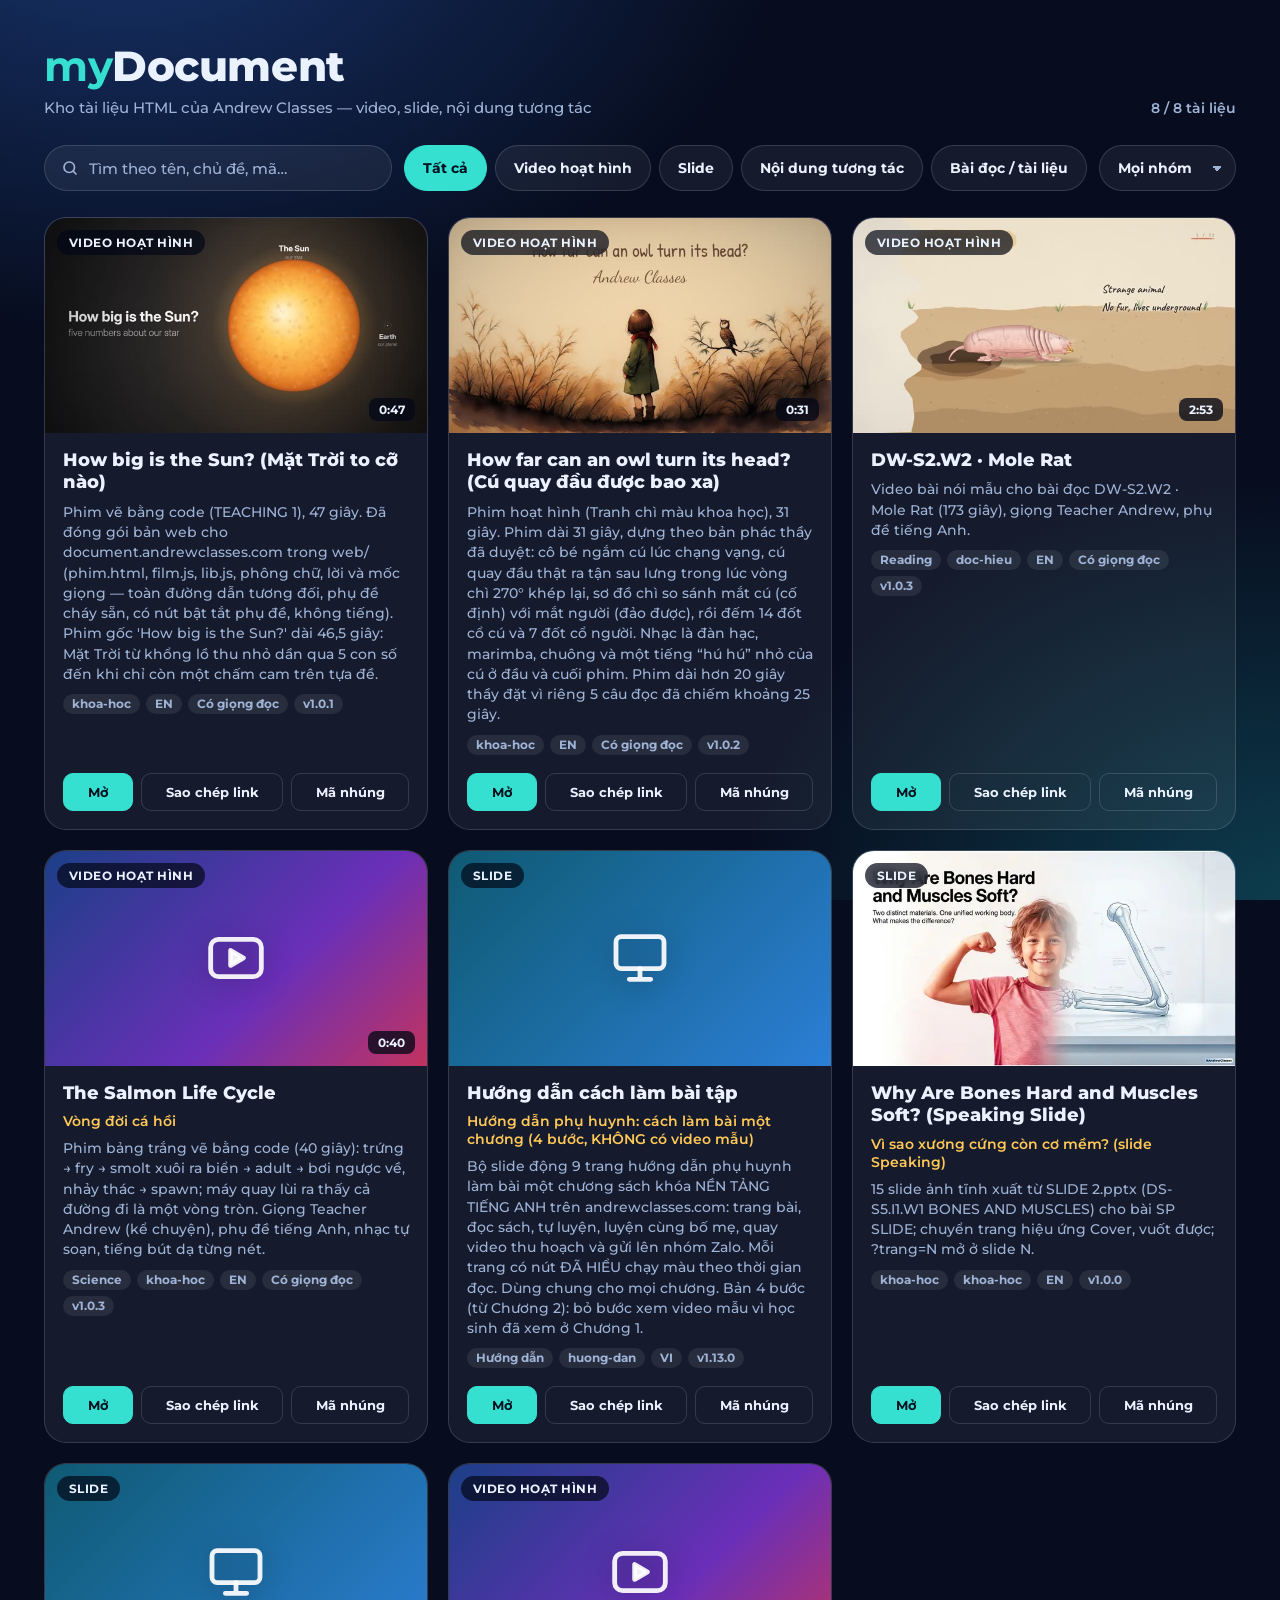
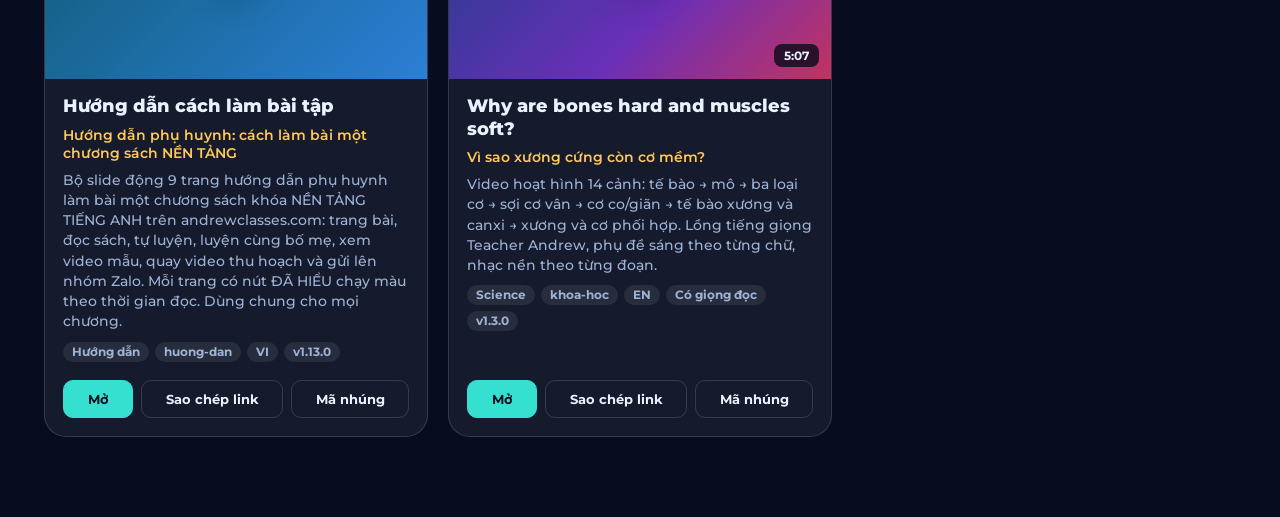
<file: index.html>
<!DOCTYPE html>
<html lang="vi">
<head>
<meta charset="utf-8">
<meta name="viewport" content="width=device-width,initial-scale=1">
<meta name="robots" content="noindex">
<title>myDocument — Kho tài liệu</title>
<link rel="preconnect" href="https://fonts.googleapis.com">
<link rel="preconnect" href="https://fonts.gstatic.com" crossorigin>
<link href="https://fonts.googleapis.com/css2?family=Montserrat:wght@500;600;700;800&display=swap" rel="stylesheet">
<style>
:root{--bg:#070d1f;--panel:rgba(255,255,255,.06);--line:rgba(255,255,255,.14);--ink:#eaf2ff;--mut:#9fb3d6;--acc:#35e0d1;--gold:#ffc857;--coral:#ff6b81;--vio:#9b8cff}
*{box-sizing:border-box;margin:0}
html,body{min-height:100%;background:var(--bg);color:var(--ink);font-family:'Montserrat','Segoe UI',system-ui,sans-serif}
body{background:radial-gradient(1100px 700px at 10% -10%,#17336a 0%,transparent 60%),radial-gradient(900px 700px at 100% 100%,#0d3c4d 0%,transparent 60%),var(--bg);background-attachment:fixed}
.wrap{max-width:1240px;margin:0 auto;padding:40px 24px 80px}
header{display:flex;align-items:flex-end;justify-content:space-between;gap:24px;flex-wrap:wrap;margin-bottom:28px}
h1{font-size:clamp(28px,4vw,42px);font-weight:800;letter-spacing:-.01em}
h1 b{color:var(--acc)}
.sub{color:var(--mut);font-weight:500;margin-top:6px;font-size:15px}
.dem{color:var(--mut);font-size:14px;font-weight:600}
.tools{display:flex;gap:12px;flex-wrap:wrap;align-items:center;margin-bottom:26px}
.tim{flex:1 1 280px;display:flex;align-items:center;gap:10px;height:46px;padding:0 16px;border-radius:999px;background:var(--panel);border:1px solid var(--line);color:var(--mut)}
.tim svg{width:18px;height:18px;flex:none}
.tim input{all:unset;flex:1;min-width:0;color:var(--ink);font-size:15px;font-weight:500}
.tim input::placeholder{color:var(--mut)}
.chips{display:flex;gap:8px;flex-wrap:wrap}
.chip{height:46px;padding:0 18px;border-radius:999px;border:1px solid var(--line);background:var(--panel);color:var(--ink);font:700 14px 'Montserrat',sans-serif;cursor:pointer;transition:.15s}
.chip:hover{background:rgba(255,255,255,.12)}
.chip.on{background:var(--acc);border-color:var(--acc);color:#04101f}
select.chip{appearance:none;padding-right:34px;background-image:linear-gradient(45deg,transparent 50%,var(--mut) 50%),linear-gradient(135deg,var(--mut) 50%,transparent 50%);background-position:calc(100% - 18px) 20px,calc(100% - 13px) 20px;background-size:5px 5px;background-repeat:no-repeat}
select.chip option{background:#0d1733;color:var(--ink)}
.grid{display:grid;grid-template-columns:repeat(auto-fill,minmax(290px,1fr));gap:20px}
.card{display:flex;flex-direction:column;border-radius:22px;background:var(--panel);border:1px solid var(--line);overflow:hidden;transition:.18s}
.card:hover{transform:translateY(-3px);border-color:rgba(255,255,255,.3);box-shadow:0 14px 44px rgba(0,0,0,.4)}
.thumb{position:relative;aspect-ratio:16/9;display:grid;place-items:center;overflow:hidden;cursor:pointer}
.thumb img{position:absolute;inset:0;width:100%;height:100%;object-fit:cover}
.thumb svg.ic{width:64px;height:64px;color:rgba(255,255,255,.92);filter:drop-shadow(0 4px 14px rgba(0,0,0,.35));position:relative}
.thumb .play{position:absolute;inset:0;display:grid;place-items:center;background:rgba(4,8,22,.45);opacity:0;transition:.18s}
.thumb:hover .play{opacity:1}
.thumb .play span{padding:10px 20px;border-radius:999px;background:var(--acc);color:#04101f;font-weight:800;font-size:14px}
.tag{position:absolute;left:12px;top:12px;padding:5px 12px;border-radius:999px;background:rgba(4,8,22,.7);backdrop-filter:blur(6px);font-size:12px;font-weight:700;letter-spacing:.04em}
.dur{position:absolute;right:12px;bottom:12px;padding:4px 10px;border-radius:8px;background:rgba(4,8,22,.78);font-size:12px;font-weight:700}
.body{padding:16px 18px 18px;display:flex;flex-direction:column;gap:8px;flex:1}
.ten{font-size:18px;font-weight:800;line-height:1.25}
.vi{font-size:14px;color:var(--gold);font-weight:600}
.mt{font-size:13.5px;line-height:1.5;color:var(--mut);font-weight:500}
.meta{display:flex;gap:6px;flex-wrap:wrap;margin-top:2px}
.meta i{font-style:normal;font-size:11.5px;font-weight:700;padding:3px 9px;border-radius:999px;background:rgba(255,255,255,.08);color:var(--mut)}
.act{display:flex;gap:8px;margin-top:auto;padding-top:10px;flex-wrap:wrap}
.btn{flex:1 1 auto;height:38px;padding:0 14px;border-radius:10px;border:1px solid var(--line);background:transparent;color:var(--ink);font:700 13px 'Montserrat',sans-serif;cursor:pointer;display:inline-flex;align-items:center;justify-content:center;gap:6px;text-decoration:none;transition:.15s;white-space:nowrap}
.btn:hover{background:rgba(255,255,255,.12)}
.btn.pri{background:var(--acc);border-color:var(--acc);color:#04101f}
.btn.pri:hover{filter:brightness(1.08)}
.btn.ok{background:#2bd48a;border-color:#2bd48a;color:#04101f}
.trong{grid-column:1/-1;text-align:center;padding:60px 20px;color:var(--mut);font-weight:600;line-height:1.7}
.trong code{background:rgba(255,255,255,.1);padding:2px 8px;border-radius:6px;font-size:13px;color:var(--ink)}
/* xem thử trong khung nhúng */
#modal{position:fixed;inset:0;z-index:50;background:rgba(2,5,14,.86);display:none;place-items:center;padding:24px}
#modal.on{display:grid}
.mbox{width:min(1100px,100%);display:flex;flex-direction:column;gap:12px}
.mbar{display:flex;align-items:center;gap:10px;justify-content:space-between}
.mbar b{font-size:16px}
.mbar .btn{flex:none}
.frame{position:relative;padding-top:56.25%;border-radius:14px;overflow:hidden;background:#000;box-shadow:0 20px 80px rgba(0,0,0,.6)}
.frame iframe{position:absolute;inset:0;width:100%;height:100%;border:0}
.mlog{font-size:12px;color:var(--mut);font-weight:600;min-height:18px;font-variant-numeric:tabular-nums}
@media (max-width:560px){.wrap{padding:24px 14px 60px}}
</style>
<script src="/_chung/chan-phim.js?v=1"></script>   <!-- 24/10/2026 chặn phím tắt xem mã (không phải bảo mật) -->
</head>
<body>
<div class="wrap">
  <header>
    <div>
      <h1><b>my</b>Document</h1>
      <p class="sub">Kho tài liệu HTML của Andrew Classes — video, slide, nội dung tương tác</p>
    </div>
    <div class="dem" id="dem"></div>
  </header>

  <div class="tools">
    <label class="tim">
      <svg viewBox="0 0 24 24" fill="none" stroke="currentColor" stroke-width="2.2" stroke-linecap="round"><circle cx="11" cy="11" r="7"/><path d="M20 20l-3.5-3.5"/></svg>
      <input id="q" type="search" placeholder="Tìm theo tên, chủ đề, mã…" autocomplete="off">
    </label>
    <div class="chips" id="chips"></div>
    <select class="chip" id="nhom" title="Nhóm nội dung"><option value="">Mọi nhóm</option></select>
  </div>

  <div class="grid" id="grid"></div>
</div>

<div id="modal">
  <div class="mbox">
    <div class="mbar"><b id="mten"></b><button class="btn" id="mdong">✕ Đóng</button></div>
    <div class="frame"><iframe id="mif" allow="fullscreen; autoplay" allowfullscreen></iframe></div>
    <div class="mlog" id="mlog">Khung này đúng như khi nhúng vào trang bài (?nhung=1).</div>
  </div>
</div>

<script>
'use strict';
const $=(q,r=document)=>r.querySelector(q);
const ICON={
  video:'<svg class="ic" viewBox="0 0 24 24" fill="none" stroke="currentColor" stroke-width="1.8" stroke-linecap="round" stroke-linejoin="round"><rect x="2.5" y="5" width="19" height="14" rx="3"/><path d="M10 9.2v5.6l4.8-2.8z" fill="currentColor"/></svg>',
  slide:'<svg class="ic" viewBox="0 0 24 24" fill="none" stroke="currentColor" stroke-width="1.8" stroke-linecap="round" stroke-linejoin="round"><rect x="3" y="4" width="18" height="12" rx="2"/><path d="M12 16v4M8 20h8"/></svg>',
  'tuong-tac':'<svg class="ic" viewBox="0 0 24 24" fill="none" stroke="currentColor" stroke-width="1.8" stroke-linecap="round" stroke-linejoin="round"><path d="M9 3.5v11l3-2.5 2.2 5 2-.9-2.2-5H17z"/><path d="M4 8V5.5A1.5 1.5 0 0 1 5.500 4H7M4 12v2M20 9V6"/></svg>',
  'bai-doc':'<svg class="ic" viewBox="0 0 24 24" fill="none" stroke="currentColor" stroke-width="1.8" stroke-linecap="round" stroke-linejoin="round"><path d="M14 3H7a2 2 0 0 0-2 2v14a2 2 0 0 0 2 2h10a2 2 0 0 0 2-2V8z"/><path d="M14 3v5h5M9 13h6M9 17h6"/></svg>'
};
const GRAD={video:'linear-gradient(135deg,#1c3f87,#6a2fb8 60%,#c2335f)',slide:'linear-gradient(135deg,#0f5a73,#2b7fd6)',
  'tuong-tac':'linear-gradient(135deg,#2c7a52,#1aa6a0 60%,#2b7fd6)','bai-doc':'linear-gradient(135deg,#6a4a14,#b9852d)'};
let D=null,loai='',nhom='',q='';

const esc=s=>String(s==null?'':s).replace(/[&<>"]/g,c=>({'&':'&amp;','<':'&lt;','>':'&gt;','"':'&quot;'}[c]));
const fmt=s=>{s=Math.round(s);return Math.floor(s/60)+':'+String(s%60).padStart(2,'0')};
const abs=rel=>D.goc.replace(/\/$/,'')+'/'+rel;
const tenLoai=m=>(D.loai.find(l=>l.ma===m)||{ten:m}).ten;
const embed=it=>`<div style="position:relative;padding-top:56.25%"><iframe src="${abs(it.nhung_url)}" style="position:absolute;inset:0;width:100%;height:100%;border:0" allow="fullscreen; autoplay" allowfullscreen loading="lazy"></iframe></div>`;

function ve(){
  const ks=q.trim().toLowerCase();
  const ds=D.tai_lieu.filter(it=>(!loai||it.loai===loai)&&(!nhom||it.nhom===nhom)&&
    (!ks||[it.id,it.ten,it.ten_vi,it.mo_ta,it.mon,(it.chu_de||[]).join(' ')].join(' ').toLowerCase().includes(ks)));
  $('#dem').textContent=ds.length+' / '+D.tai_lieu.length+' tài liệu';
  $('#grid').innerHTML=ds.length?ds.map(it=>`
    <article class="card" data-id="${esc(it.id)}">
      <div class="thumb" data-a="xem" style="background:${GRAD[it.loai]||GRAD.video}">
        ${it.poster?`<img src="${esc(it.poster)}" alt="" loading="lazy">`:''}${it.poster?'':ICON[it.loai]||''}
        <span class="tag">${esc(tenLoai(it.loai)).toUpperCase()}</span>
        ${it.thoi_luong_giay?`<span class="dur">${fmt(it.thoi_luong_giay)}</span>`:''}
        <div class="play"><span>▶ Xem thử</span></div>
      </div>
      <div class="body">
        <div class="ten">${esc(it.ten)}</div>
        ${it.ten_vi?`<div class="vi">${esc(it.ten_vi)}</div>`:''}
        ${it.mo_ta?`<div class="mt">${esc(it.mo_ta)}</div>`:''}
        <div class="meta">${[it.mon,it.nhom,it.ngon_ngu&&it.ngon_ngu.toUpperCase(),it.co_giong_doc&&'Có giọng đọc',it.phien_ban&&'v'+it.phien_ban].filter(Boolean).map(x=>`<i>${esc(x)}</i>`).join('')}</div>
        <div class="act">
          <a class="btn pri" href="${esc(it.url)}" target="_blank" rel="noopener">Mở</a>
          <button class="btn" data-a="link">Sao chép link</button>
          <button class="btn" data-a="nhung">Mã nhúng</button>
        </div>
      </div>
    </article>`).join('')
  :`<div class="trong">Không có tài liệu nào khớp.<br>Thêm tài liệu mới: <code>node tools/tao.js &lt;loai&gt; &lt;nhom&gt; &lt;ma&gt; "Tên"</code> rồi <code>node tools/build-catalog.js</code></div>`;
}
function ban(){
  $('#chips').innerHTML=[['','Tất cả'],...D.loai.map(l=>[l.ma,l.ten])].map(([m,t])=>`<button class="chip${loai===m?' on':''}" data-l="${m}">${esc(t)}</button>`).join('');
  $('#nhom').innerHTML='<option value="">Mọi nhóm</option>'+D.nhom.map(n=>`<option value="${esc(n)}"${nhom===n?' selected':''}>${esc(n)}</option>`).join('');
}
function chep(btn,text,nhan){
  const xong=()=>{const o=btn.textContent;btn.textContent='✓ Đã chép';btn.classList.add('ok');setTimeout(()=>{btn.textContent=o;btn.classList.remove('ok')},1500)};
  if(navigator.clipboard&&window.isSecureContext)navigator.clipboard.writeText(text).then(xong,()=>alert(nhan+':\n'+text));
  else{const t=document.createElement('textarea');t.value=text;document.body.appendChild(t);t.select();try{document.execCommand('copy');xong()}catch(e){alert(nhan+':\n'+text)}t.remove()}
}
function xem(it){
  $('#mten').textContent=it.ten;$('#mif').src=it.nhung_url;$('#modal').classList.add('on');$('#mlog').textContent='Khung này đúng như khi nhúng vào trang bài (?nhung=1).';
}
function dong(){$('#modal').classList.remove('on');$('#mif').src='about:blank'}

$('#grid').addEventListener('click',e=>{
  const b=e.target.closest('[data-a]');if(!b)return;
  const it=D.tai_lieu.find(x=>x.id===b.closest('.card').dataset.id);
  if(b.dataset.a==='xem')xem(it);
  else if(b.dataset.a==='link')chep(b,abs(it.url),'Link');
  else if(b.dataset.a==='nhung')chep(b,embed(it),'Mã nhúng');
});
$('#chips').addEventListener('click',e=>{const b=e.target.closest('[data-l]');if(!b)return;loai=b.dataset.l;ban();ve()});
$('#nhom').addEventListener('change',e=>{nhom=e.target.value;ve()});
$('#q').addEventListener('input',e=>{q=e.target.value;ve()});
$('#mdong').onclick=dong;
$('#modal').addEventListener('click',e=>{if(e.target.id==='modal')dong()});
addEventListener('keydown',e=>{if(e.key==='Escape')dong()});
/* nghe sự kiện của tài liệu nhúng — chứng minh đường tích hợp hoạt động */
addEventListener('message',e=>{
  const m=e.data;if(!m||m.nguon!=='myDocument'||!$('#modal').classList.contains('on'))return;
  const l=$('#mlog');
  if(m.su_kien==='progress')l.textContent=`progress · ${m.t}s / ${m.tong}s (${m.pct}%)`;
  else if(m.su_kien==='chapter')l.textContent=`chapter · ${m.chuong} — ${m.ten}`;
  else l.textContent=m.su_kien+(m.t!=null?' · '+m.t+'s':'');
});

fetch('documents.json',{cache:'no-cache'}).then(r=>{if(!r.ok)throw new Error(r.status);return r.json()}).then(j=>{D=j;ban();ve()})
.catch(()=>{$('#grid').innerHTML='<div class="trong">Không đọc được <code>documents.json</code>.<br>Nếu đang mở file trực tiếp từ ổ đĩa: trình duyệt chặn — hãy mở qua máy chủ (vd <code>npx serve</code>) hoặc qua địa chỉ thật.<br>Nếu chưa có file: chạy <code>node tools/build-catalog.js</code>.</div>'});
</script>
</body>
</html>
</file>
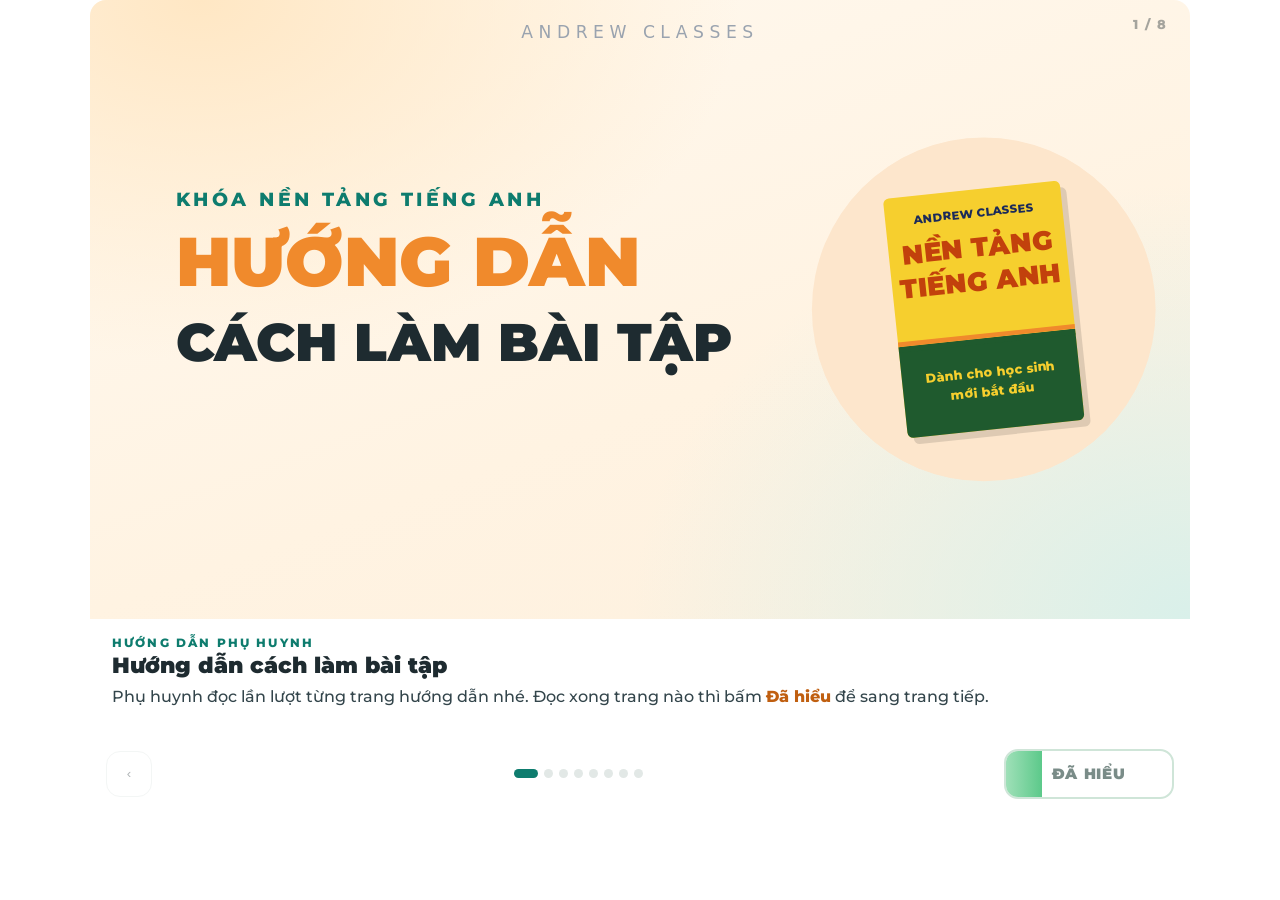
<file: slide/huong-dan/cach-lam-bai-chuong-4-buoc/index.html>
<!DOCTYPE html>
<html lang="vi">
<head>
<meta charset="utf-8">
<meta name="viewport" content="width=device-width,initial-scale=1">
<meta name="robots" content="noindex">
<meta name="mydocument:id" content="slide/huong-dan/cach-lam-bai-chuong-4-buoc">
<title>Hướng dẫn cách làm bài tập</title>
<link rel="preconnect" href="https://fonts.googleapis.com">
<link rel="preconnect" href="https://fonts.gstatic.com" crossorigin>
<link href="https://fonts.googleapis.com/css2?family=Montserrat:wght@500;600;700;800;900&display=swap" rel="stylesheet">
<link rel="stylesheet" href="../_chung/cach-lam-bai.css?v=1.13.0">
<style id="kfDong"></style>
<script src="/_chung/chan-phim.js?v=1"></script>   <!-- 24/10/2026 chặn phím tắt xem mã (không phải bảo mật) -->
</head>
<body>
<div id="app">
  <div id="khung"><div id="stage"></div><div id="so"></div></div>
  <div id="chu"><div id="buoc"></div><div id="tieu"></div><div id="noi"></div></div>
  <div id="dk">
    <button id="lui" type="button" title="Trang trước">‹</button>
    <div id="cham"></div>
    <button id="hieu" type="button"><span class="day"></span><span class="nhan">ĐÃ HIỂU</span></button>
  </div>
</div>

<script>window.HD_CAU_HINH={videoMau:false,   /* Chương 2 · thầy chốt câu 12/10/2026 */
  cauTrich:'Em có thể du lịch, giao tiếp, kết bạn, và học hỏi từ hàng triệu người khác trên thế giới',
  hoiBo:'“Bước ra khỏi cái giếng nhỏ bé” có nghĩa là gì?',
  traLoiCon:'Vượt qua giới hạn của bản thân để khám phá thế giới.'};</script>
<script src="../../../_chung/nhung.js"></script>
<script src="../_chung/cach-lam-bai.js?v=1.14.0"></script>
</body>
</html>
</file>
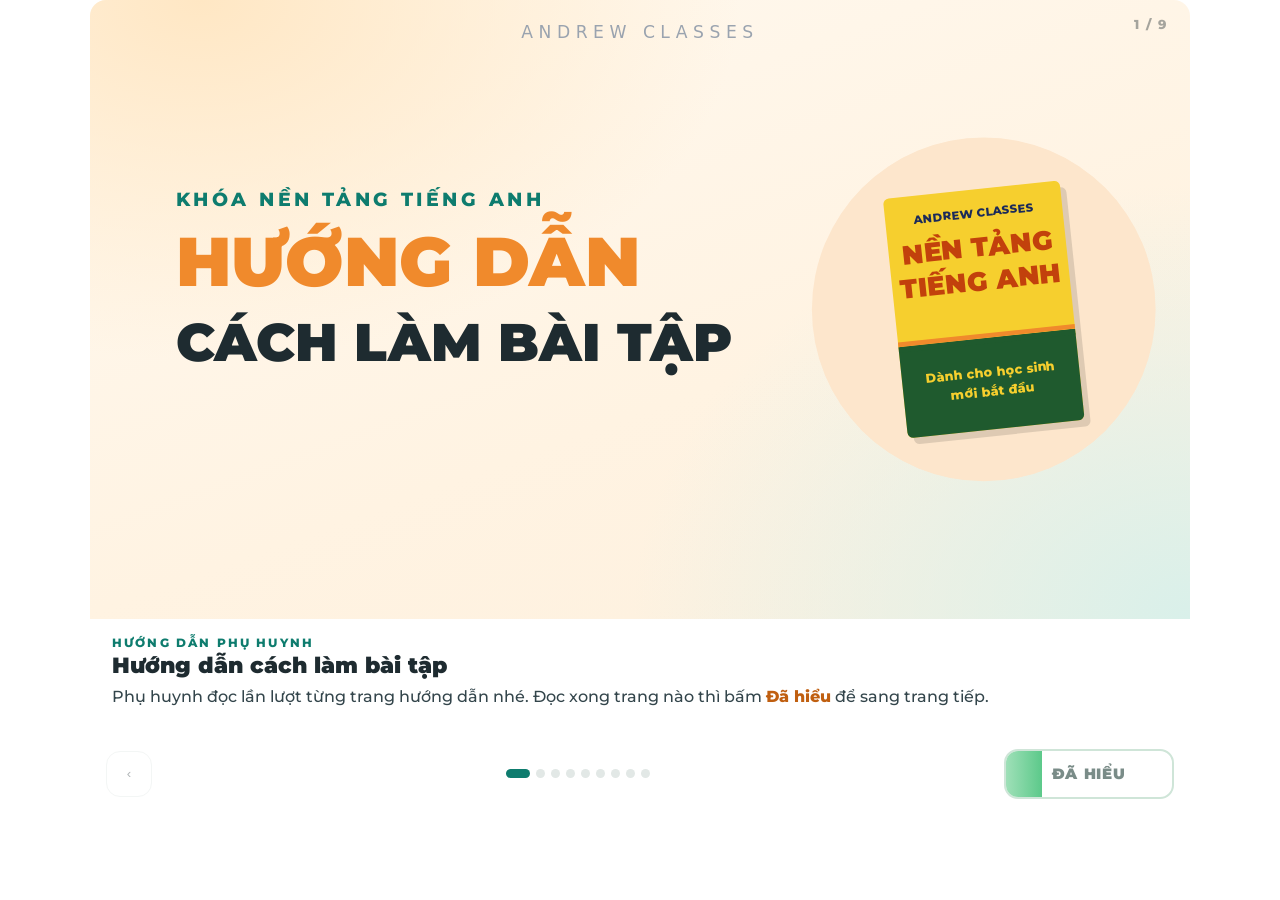
<file: slide/huong-dan/cach-lam-bai-chuong/index.html>
<!DOCTYPE html>
<html lang="vi">
<head>
<meta charset="utf-8">
<meta name="viewport" content="width=device-width,initial-scale=1">
<meta name="robots" content="noindex">
<meta name="mydocument:id" content="slide/huong-dan/cach-lam-bai-chuong">
<title>Hướng dẫn cách làm bài tập</title>
<link rel="preconnect" href="https://fonts.googleapis.com">
<link rel="preconnect" href="https://fonts.gstatic.com" crossorigin>
<link href="https://fonts.googleapis.com/css2?family=Montserrat:wght@500;600;700;800;900&display=swap" rel="stylesheet">
<link rel="stylesheet" href="../_chung/cach-lam-bai.css?v=1.13.0">
<style id="kfDong"></style>
<script src="/_chung/chan-phim.js?v=1"></script>   <!-- 24/10/2026 chặn phím tắt xem mã (không phải bảo mật) -->
</head>
<body>
<div id="app">
  <div id="khung"><div id="stage"></div><div id="so"></div></div>
  <div id="chu"><div id="buoc"></div><div id="tieu"></div><div id="noi"></div></div>
  <div id="dk">
    <button id="lui" type="button" title="Trang trước">‹</button>
    <div id="cham"></div>
    <button id="hieu" type="button"><span class="day"></span><span class="nhan">ĐÃ HIỂU</span></button>
  </div>
</div>

<script>window.HD_CAU_HINH={videoMau:true};</script>
<script src="../../../_chung/nhung.js"></script>
<script src="../_chung/cach-lam-bai.js?v=1.14.0"></script>
</body>
</html>
</file>
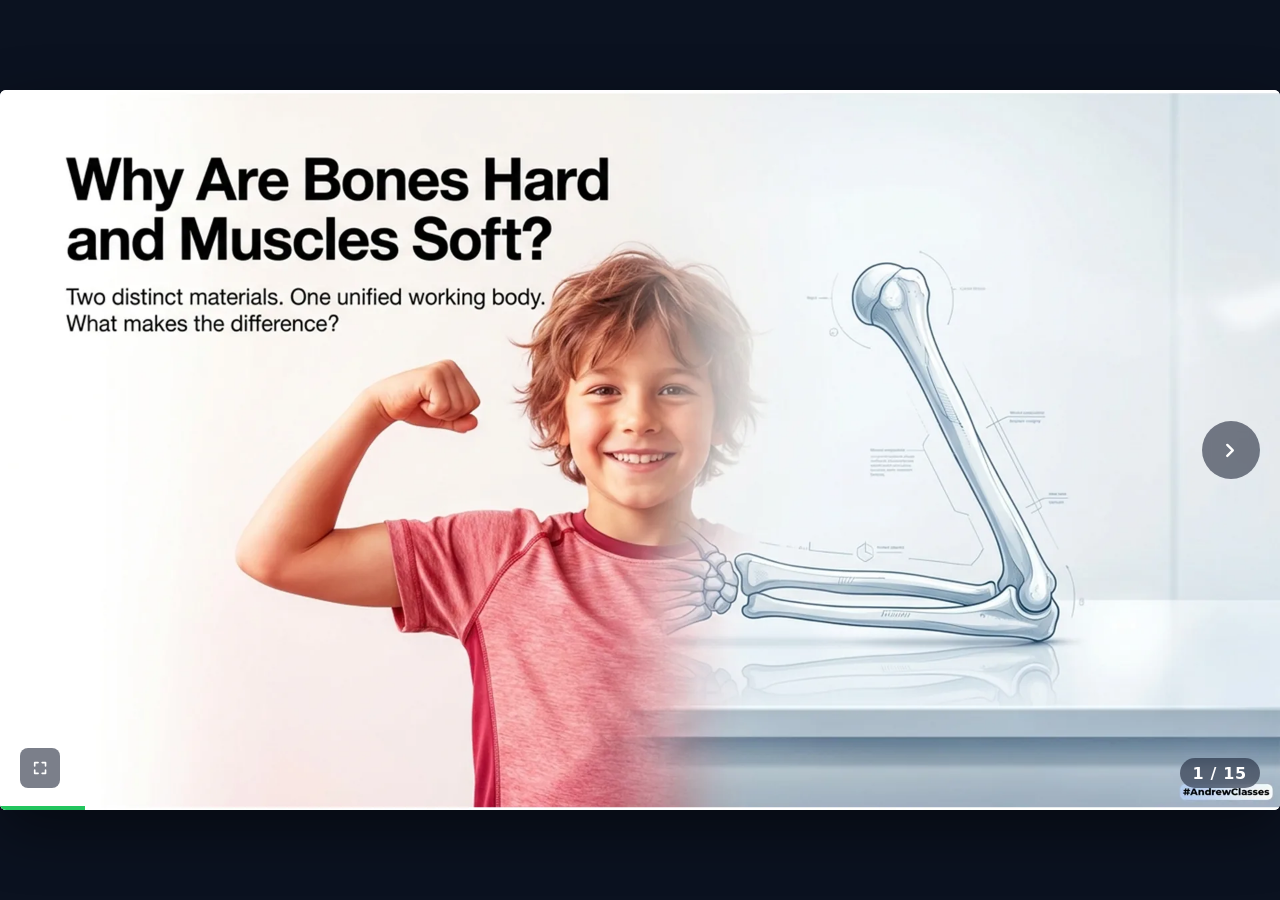
<file: slide/khoa-hoc/bones-muscles-sp/index.html>
<!DOCTYPE html>
<html lang="en">
<head>
<meta charset="utf-8">
<meta name="viewport" content="width=device-width,initial-scale=1,viewport-fit=cover">
<meta name="robots" content="noindex">
<meta name="mydocument:id" content="slide/khoa-hoc/bones-muscles-sp">
<title>Why Are Bones Hard and Muscles Soft? (Speaking Slide)</title>
<style>
  /* Bộ slide ẢNH TĨNH (xuất từ SLIDE 2.pptx bằng PowerPoint, 1920×1080 → WebP).
     Chuyển trang = hiệu ứng COVER như PowerPoint: slide mới TRƯỢT VÀO ĐÈ LÊN slide cũ (slide cũ đứng yên).
     Tới = vào từ PHẢI · lùi = vào từ TRÁI. Vuốt thì slide mới bám theo ngón tay.
     html.nhung = nằm trong khung iframe (?nhung=1) → bỏ nền tối quanh khung, slide phủ kín khung. */
  :root{--bg:#0b1220;--nut:rgba(15,23,42,.55);--nut-ro:rgba(15,23,42,.8);--chu:#fff;--nhan:#22c55e;--t:520ms}
  *{box-sizing:border-box;margin:0}
  html,body{height:100%;background:var(--bg);overflow:hidden;font-family:'Segoe UI',system-ui,sans-serif;
    -webkit-user-select:none;user-select:none;-webkit-tap-highlight-color:transparent}
  body{display:grid;place-items:center}
  html.nhung,html.nhung body{background:#000}

  /* Sân khấu 16:9 lớn nhất vừa màn hình */
  .san{position:relative;width:min(100vw,calc(100vh*16/9));aspect-ratio:16/9;overflow:hidden;background:#fff;touch-action:pan-y}
  html:not(.nhung) .san{box-shadow:0 20px 60px rgba(0,0,0,.45);border-radius:6px}
  .tr{position:absolute;inset:0;background:#fff center/cover no-repeat;will-change:transform;visibility:hidden}
  .tr.hien{visibility:visible}
  .tr.tren{z-index:2;box-shadow:0 0 28px rgba(0,0,0,.35)}
  .tr.chay{transition:transform var(--t) cubic-bezier(.22,.61,.36,1)}

  /* Nút + đếm trang (phủ trên slide, tự mờ khi để yên) */
  .ui{position:absolute;inset:0;z-index:5;pointer-events:none;transition:opacity .35s}
  .ui.an{opacity:0}
  .nut{pointer-events:auto;position:absolute;top:50%;translate:0 -50%;width:clamp(34px,5.2%,58px);aspect-ratio:1;border:0;
    border-radius:50%;background:var(--nut);color:var(--chu);display:grid;place-items:center;cursor:pointer;
    backdrop-filter:blur(4px);transition:background .2s,opacity .2s}
  .nut:hover{background:var(--nut-ro)}
  .nut:disabled{opacity:0;pointer-events:none}
  .nut svg{width:48%;height:48%}
  #lui{left:1.6%} #toi{right:1.6%}
  .dem{position:absolute;right:1.6%;bottom:3%;padding:.35em .8em;border-radius:999px;background:var(--nut);color:var(--chu);
    font-size:clamp(11px,1.5vw,16px);font-weight:600;letter-spacing:.04em;font-variant-numeric:tabular-nums;backdrop-filter:blur(4px)}
  .toan{pointer-events:auto;position:absolute;left:1.6%;bottom:3%;width:clamp(28px,3.6%,40px);aspect-ratio:1;border:0;border-radius:8px;
    background:var(--nut);color:var(--chu);display:grid;place-items:center;cursor:pointer}
  .toan svg{width:58%;height:58%}
  .vach{position:absolute;left:0;bottom:0;height:4px;width:0;background:var(--nhan);transition:width .4s}
</style>
<script src="/_chung/chan-phim.js?v=1"></script>   <!-- 24/10/2026 chặn phím tắt xem mã (không phải bảo mật) -->
</head>
<body>
  <div class="san" id="san">
    <div class="ui" id="ui">
      <button class="nut" id="lui" aria-label="Previous slide"><svg viewBox="0 0 24 24" fill="none" stroke="currentColor" stroke-width="2.6" stroke-linecap="round" stroke-linejoin="round"><path d="M15 18l-6-6 6-6"/></svg></button>
      <button class="nut" id="toi" aria-label="Next slide"><svg viewBox="0 0 24 24" fill="none" stroke="currentColor" stroke-width="2.6" stroke-linecap="round" stroke-linejoin="round"><path d="M9 18l6-6-6-6"/></svg></button>
      <button class="toan" id="toan" aria-label="Full screen"><svg viewBox="0 0 24 24" fill="none" stroke="currentColor" stroke-width="2.4" stroke-linecap="round" stroke-linejoin="round"><path d="M4 9V4h5M20 9V4h-5M4 15v5h5M20 15v5h-5"/></svg></button>
      <div class="dem" id="dem">1 / 15</div>
      <div class="vach" id="vach"></div>
    </div>
  </div>

  <script src="../../../_chung/nhung.js"></script>
  <script>
  (function () {
    'use strict';
    var MD = window.MyDocument || { nhung:false, q:new URLSearchParams(location.search), emit:function(){}, onLenh:function(){} };
    var TONG = 15;
    var san = document.getElementById('san'), ui = document.getElementById('ui');
    var bLui = document.getElementById('lui'), bToi = document.getElementById('toi');
    var dem = document.getElementById('dem'), vach = document.getElementById('vach');

    // Dựng 14 lớp slide; nạp sẵn hết ảnh (tổng ~1,4 MB) để vuốt không bị trắng.
    var TR = [];
    for (var i = 0; i < TONG; i++) {
      var d = document.createElement('div');
      var src = 'anh/s' + String(i + 1).padStart(2, '0') + '.webp';
      d.className = 'tr';
      d.style.backgroundImage = 'url("' + src + '")';
      san.insertBefore(d, ui);
      TR.push(d);
      new Image().src = src;
    }

    var cur = Math.min(TONG - 1, Math.max(0, (parseInt(MD.q.get('trang'), 10) || 1) - 1));
    var dangChay = false, daHet = false;

    function datTr(el, x, chay) {          // x: % bề ngang (0 = đúng chỗ, 100 = ngoài mép phải, -100 = ngoài mép trái)
      el.classList.toggle('chay', !!chay);
      el.style.transform = 'translateX(' + x + '%)';
    }
    function capNhatUi() {
      dem.textContent = (cur + 1) + ' / ' + TONG;
      vach.style.width = ((cur + 1) / TONG * 100) + '%';
      bLui.disabled = cur === 0;
      bToi.disabled = cur === TONG - 1;
      MD.emit('chapter', { so: cur + 1, tong: TONG });
      if (cur === TONG - 1 && !daHet) { daHet = true; MD.emit('ended'); }
    }
    function chiHien(n) {
      TR.forEach(function (el, k) { el.classList.toggle('hien', k === n); el.classList.remove('tren', 'chay'); el.style.transform = ''; });
    }

    // COVER: slide đích nằm TRÊN, trượt từ mép (phải nếu tới, trái nếu lùi) vào đè slide hiện tại.
    // daKeo = slide đích đang nằm sẵn giữa chừng do vuốt → chạy tiếp từ chỗ đó.
    function sangTrang(n, daKeo) {
      if (n < 0 || n >= TONG || n === cur || dangChay) return;
      var huong = n > cur ? 1 : -1, moi = TR[n];
      dangChay = true;
      moi.classList.add('hien', 'tren');
      if (!daKeo) { datTr(moi, 100 * huong, false); void moi.offsetWidth; }
      datTr(moi, 0, true);
      var xong = false;
      function ket() {
        if (xong) return; xong = true;
        cur = n; chiHien(cur); dangChay = false; capNhatUi();
      }
      moi.addEventListener('transitionend', ket, { once: true });
      // lưới an toàn khi transitionend không tới (tab ẩn…): độ dài hiệu ứng + 250 ms
      setTimeout(ket, (parseFloat(getComputedStyle(document.documentElement).getPropertyValue('--t')) || 520) + 250);
    }
    function toi() { sangTrang(cur + 1); }
    function lui() { sangTrang(cur - 1); }

    // ---- Vuốt: slide kế bám theo ngón tay, thả quá 18% bề ngang (hoặc vuốt nhanh) là sang ----
    var keo = null;
    san.addEventListener('pointerdown', function (e) {
      if (dangChay || e.target.closest('button') || (e.pointerType === 'mouse' && e.button !== 0)) return;
      keo = { x: e.clientX, y: e.clientY, t: Date.now(), w: san.clientWidth, dich: -1, dx: 0, id: e.pointerId, quyet: false };
    });
    san.addEventListener('pointermove', function (e) {
      if (!keo || e.pointerId !== keo.id) return;
      var dx = e.clientX - keo.x, dy = e.clientY - keo.y;
      if (!keo.quyet) {
        if (Math.abs(dx) < 8 && Math.abs(dy) < 8) return;
        if (Math.abs(dy) > Math.abs(dx)) { keo = null; return; }      // vuốt dọc: bỏ
        keo.quyet = true;
        try { san.setPointerCapture(e.pointerId); } catch (_) {}
      }
      var dich = dx < 0 ? cur + 1 : cur - 1;
      if (dich !== keo.dich) {                       // đổi hướng giữa chừng → giấu slide đang kéo dở
        if (keo.dich >= 0 && keo.dich < TONG) TR[keo.dich].classList.remove('hien', 'tren');
        keo.dich = dich;
        if (dich >= 0 && dich < TONG) TR[dich].classList.add('hien', 'tren');
      }
      keo.dx = dx;
      if (dich < 0 || dich >= TONG) return;          // hết slide: không kéo
      datTr(TR[dich], (dx < 0 ? 100 : -100) + dx / keo.w * 100, false);
    });
    function tha(e) {
      if (!keo || (e && e.pointerId !== keo.id)) return;
      var k = keo; keo = null;
      if (!k.quyet) return;
      var dich = k.dich, nhanh = Math.abs(k.dx) / Math.max(1, Date.now() - k.t) > 0.5;
      if (dich < 0 || dich >= TONG) return;
      if (Math.abs(k.dx) > k.w * 0.18 || nhanh) { sangTrang(dich, true); }
      else {                                          // không đủ: slide kế lui ra lại mép
        dangChay = true;
        datTr(TR[dich], k.dx < 0 ? 100 : -100, true);
        setTimeout(function () { chiHien(cur); dangChay = false; }, 540);
      }
    }
    san.addEventListener('pointerup', tha);
    san.addEventListener('pointercancel', tha);

    bToi.addEventListener('click', toi);
    bLui.addEventListener('click', lui);
    document.addEventListener('keydown', function (e) {
      if (e.key === 'ArrowRight' || e.key === 'PageDown' || e.key === ' ') { e.preventDefault(); toi(); }
      else if (e.key === 'ArrowLeft' || e.key === 'PageUp') { e.preventDefault(); lui(); }
      else if (e.key === 'Home') sangTrang(0);
      else if (e.key === 'End') sangTrang(TONG - 1);
      else if (e.key === 'f' || e.key === 'F') toanMan();
      hienUi();
    });

    // Toàn màn hình
    function toanMan() {
      var el = document.documentElement;
      if (document.fullscreenElement || document.webkitFullscreenElement) (document.exitFullscreen || document.webkitExitFullscreen).call(document);
      else if (el.requestFullscreen) el.requestFullscreen().catch(function () {});
      else if (el.webkitRequestFullscreen) el.webkitRequestFullscreen();
    }
    document.getElementById('toan').addEventListener('click', toanMan);

    // Nút tự mờ sau 2,5 s để yên; rê chuột / chạm là hiện lại
    var hen;
    function hienUi() { ui.classList.remove('an'); clearTimeout(hen); hen = setTimeout(function () { ui.classList.add('an'); }, 2500); }
    ['pointermove', 'pointerdown'].forEach(function (ev) { document.addEventListener(ev, hienUi, { passive: true }); });

    // Lệnh từ trang mẹ: {lenh:'chuong', so:N} = nhảy tới slide N
    MD.onLenh(function (lenh, m) { if (lenh === 'chuong' || lenh === 'seek') sangTrang((parseInt(m.so, 10) || 1) - 1); });

    chiHien(cur); capNhatUi(); hienUi();
    MD.emit('ready', { tong: TONG });
    window.__slide = { get cur() { return cur + 1; }, toi: toi, lui: lui, sang: function (n) { sangTrang(n - 1); } };
  })();
  </script>
</body>
</html>
</file>
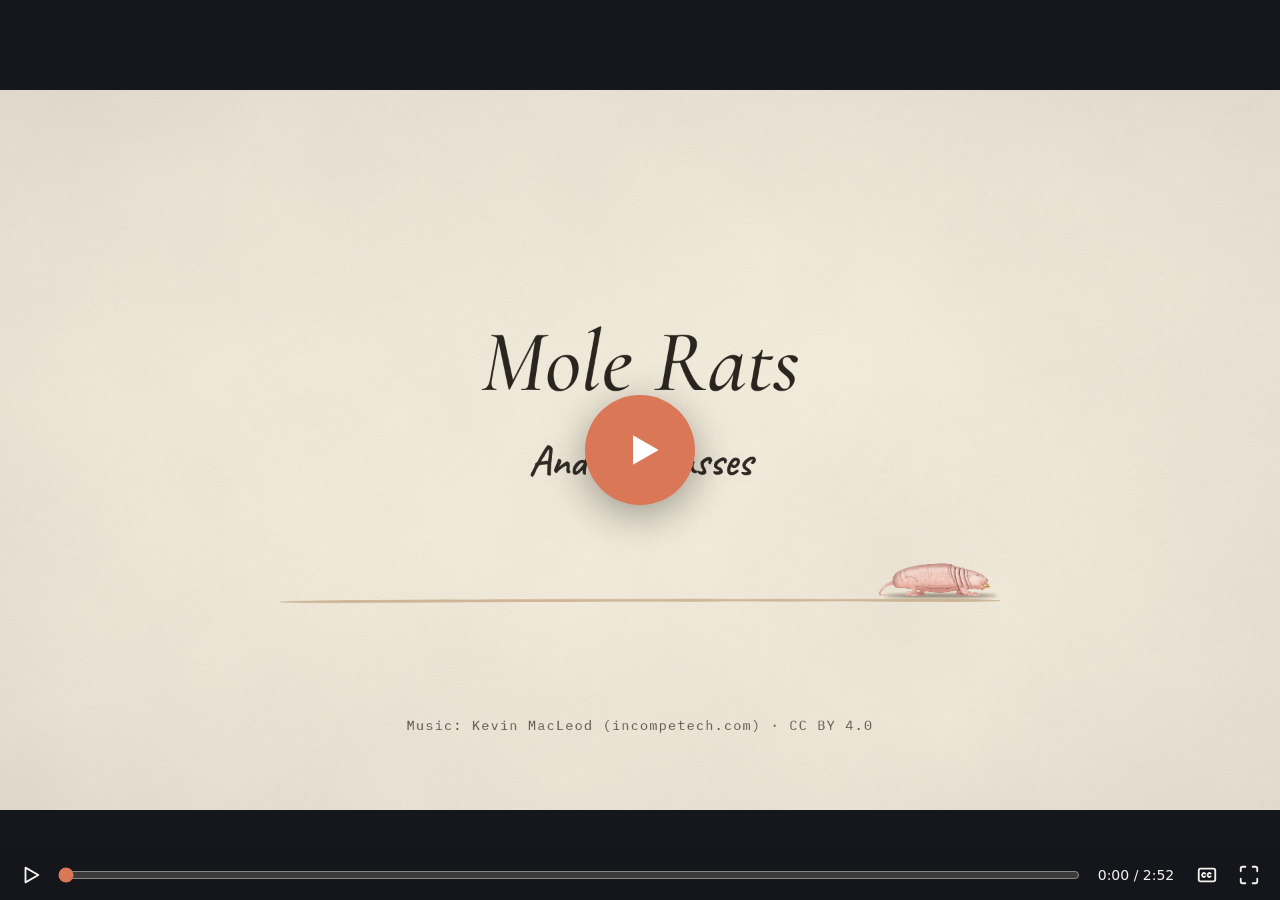
<file: video/doc-hieu/dw-s2-w2-mole-rat/index.html>
<!DOCTYPE html>
<html lang="en">
<head>
<meta charset="utf-8">
<meta name="viewport" content="width=device-width,initial-scale=1">
<meta name="robots" content="noindex">
<meta name="mydocument:id" content="video/doc-hieu/dw-s2-w2-mole-rat">
<title>DW-S2.W2 · Mole Rat</title>
<!-- Trình phát CHUNG của thẻ Phim vẽ (myStudio v0.6.0) — dùng cho mọi phong cách:
     khung ẩn nạp trang phim (window.DUR / READY / render(t), cùng nguồn) ⇒ đồng hồ chính = tệp âm thanh đã trộn,
     mỗi khung gọi render(t). Ở app: phim = index.html, am = mix.wav. Trên myDocument: phim = phim.html, am = am-thanh.mp3.
     Tuỳ chọn link: ?t=N  ?cc=0. Nhận lệnh trang mẹ {lenh:'play'|'pause'|'seek', t}; báo ready/play/pause/progress/ended. -->
<style>
  :root{--bg:#15171c;--ink:#f4f2ec;--accent:#d97757;--bar:rgba(20,22,28,.78)}
  *{box-sizing:border-box;margin:0}
  html,body{height:100%;background:var(--bg);color:var(--ink);font-family:'Segoe UI',system-ui,sans-serif;overflow:hidden}
  #khung{position:relative;width:100%;height:100%;overflow:hidden}
  #san{position:absolute;left:50%;top:50%;transform-origin:0 0;cursor:pointer}
  #san iframe{display:block;border:0;pointer-events:none;background:#f4f3ef}
  #nut-lon{position:absolute;inset:0;margin:auto;width:110px;height:110px;border-radius:50%;border:0;cursor:pointer;
    background:var(--accent);box-shadow:0 10px 40px rgba(0,0,0,.35);display:grid;place-items:center;transition:transform .2s cubic-bezier(.22,.9,.3,1)}
  #nut-lon:hover{transform:scale(1.06)}
  #nut-lon svg{width:44px;height:44px;margin-left:8px;fill:#fff}
  .an{display:none!important}
  #thanh{position:absolute;left:0;right:0;bottom:0;display:flex;align-items:center;gap:12px;padding:10px 16px;background:var(--bar);opacity:0;transition:opacity .25s}
  #khung:hover #thanh,#khung.dung #thanh{opacity:1}
  #thanh button{background:none;border:0;color:var(--ink);cursor:pointer;padding:4px;display:grid;place-items:center;border-radius:8px}
  #thanh button:hover{background:rgba(255,255,255,.12)}
  #thanh svg{width:22px;height:22px;stroke:currentColor;fill:none;stroke-width:2;stroke-linecap:round;stroke-linejoin:round}
  #tua{flex:1;accent-color:var(--accent);cursor:pointer}
  #gio{font-variant-numeric:tabular-nums;font-size:14px;min-width:88px;text-align:center}
  #cc.tat{opacity:.45}
  #dang-tai{position:absolute;inset:0;display:grid;place-items:center;font-size:18px;color:#bbb}
  #dang-tai .xoay{width:46px;height:46px;border-radius:50%;border:4px solid rgba(14,124,110,.22);border-top-color:#0E7C6E;animation:xoay .8s linear infinite}
  @keyframes xoay{to{transform:rotate(360deg)}}
</style>
<script src="/_chung/chan-phim.js?v=1"></script>
</head>
<body>
<div id="khung" class="dung">
  <div id="san"><iframe id="phim" title="film"></iframe></div>
  <div id="dang-tai"><span class="xoay" aria-label="Loading"></span></div>
  <button id="nut-lon" class="an" aria-label="Play"><svg viewBox="0 0 24 24"><path d="M6 4l14 8-14 8z"/></svg></button>
  <div id="thanh">
    <button id="choi" aria-label="Play/Pause"><svg viewBox="0 0 24 24"><polygon points="6 4 20 12 6 20 6 4"/></svg></button>
    <input id="tua" type="range" min="0" max="1000" value="0" aria-label="Seek">
    <span id="gio">0:00 / 0:00</span>
    <button id="cc" aria-label="Subtitles"><svg viewBox="0 0 24 24"><rect x="3" y="5" width="18" height="14" rx="2"/><path d="M10 10.5a2 2 0 1 0 0 3M16 10.5a2 2 0 1 0 0 3"/></svg></button>
    <button id="to" aria-label="Fullscreen"><svg viewBox="0 0 24 24"><path d="M8 3H5a2 2 0 0 0-2 2v3M21 8V5a2 2 0 0 0-2-2h-3M3 16v3a2 2 0 0 0 2 2h3M16 21h3a2 2 0 0 0 2-2v-3"/></svg></button>
  </div>
</div>
<audio id="am" preload="auto"></audio>
<script src="../../../_chung/nhung.js"></script>
<script>
(function () {
  var CFG = { phim: 'phim.html', am: 'am-thanh.mp3', w: 1920, h: 1080 };
  var MD = window.MyDocument || { nhung: false, q: new URLSearchParams(location.search), emit: function () {}, onLenh: function () {} };
  var Q = new URLSearchParams(location.search);
  var $ = function (id) { return document.getElementById(id); };
  var am = $('am'), fr = $('phim'), san = $('san'), khung = $('khung');
  var W = +Q.get('w') || CFG.w, H = +Q.get('h') || CFG.h;
  var PLAY = '<polygon points="6 4 20 12 6 20 6 4"/>', PAUSE = '<rect x="6" y="4" width="4" height="16"/><rect x="14" y="4" width="4" height="16"/>';
  var P = null, DUR = 0, daChoi = false, tCuoi = -1, baoLuc = -1, cc = Q.get('cc') !== '0';
  // v0.12.3 (thầy chốt 28/10/2026) — KHOÁ TUA: trang mẹ (trang bài học sinh myLesson) gửi {lenh:'khoaTua', t: giây xem liền xa nhất}
  // ⇒ không tua/kéo quá mốc đó (kéo lên thì chấm đang phát nhảy về mốc); t = null ⇒ mở khoá (em đã xem hết). Mở riêng = không khoá.
  var TUA_MAX = Infinity;
  fr.width = W; fr.height = H;
  function vua() { var k = Math.min(khung.clientWidth / W, khung.clientHeight / H); san.style.transform = 'scale(' + k + ') translate(-50%,-50%)'; }
  addEventListener('resize', vua); vua();
  var fmt = function (s) { s = Math.max(0, Math.floor(s)); return Math.floor(s / 60) + ':' + String(s % 60).padStart(2, '0'); };
  function ve(t) {
    if (!P || t === tCuoi) return; tCuoi = t;
    try { P.render(t); } catch (e) { console.error(e); }
    $('tua').value = Math.round(t / DUR * 1000); $('gio').textContent = fmt(t) + ' / ' + fmt(DUR);
  }
  function datPhuDe() { if (P && P.setSubs) { try { P.setSubs(cc); } catch (_) {} } $('cc').classList.toggle('tat', !cc); tCuoi = -1; }
  fr.src = (Q.get('phim') || CFG.phim) + (/\?/.test(Q.get('phim') || CFG.phim) ? '&' : '?') + 'nhung=1';
  am.src = Q.get('am') || CFG.am;
  // chờ trang phim sẵn sàng (window.READY) — mốc tuyệt đối 180 s, không treo vào rAF
  var batDau = Date.now();
  (function cho() {
    var w = null; try { w = fr.contentWindow; } catch (_) {}
    if (w && w.READY && typeof w.render === 'function') {
      P = w; DUR = +w.DUR || am.duration || 0;
      datPhuDe();
      var tBia = DUR - 0.1; if (P.setSubs) P.setSubs(false); try { P.render(tBia); } catch (_) {} if (P.setSubs) P.setSubs(cc);
      $('gio').textContent = '0:00 / ' + fmt(DUR);
      $('dang-tai').classList.add('an'); $('nut-lon').classList.remove('an');
      var t0 = Math.min(DUR - 1, Math.max(0, +Q.get('t') || 0)); if (t0) am.currentTime = t0;
      MD.emit('ready', { tong: DUR });
      return;
    }
    if (Date.now() - batDau > 180000) { $('dang-tai').textContent = 'Could not load the film.'; return; }
    setTimeout(cho, 150);
  })();
  function choi() {
    if (!P) return; daChoi = true; tCuoi = -1; if (am.ended || am.currentTime >= DUR - 0.05) am.currentTime = 0;
    // v0.18.1 (31/10/2026) — PHÁT NGAY trong cú bấm: iPhone/iPad (và vài Android) CHỈ tải tiếng sau lệnh play() ⇒ chờ `canplay`
    // trước khi play như v0.12.4 = vòng xoay quay mãi. Hình vẽ theo am.currentTime (đứng ở giây cũ khi tiếng chưa tới) ⇒ hình + tiếng
    // vẫn ra cùng lúc; vòng xoay hiện khi tiếng chưa đủ, tắt ở 'playing' (dưới).
    if (am.readyState < 3) { $('dang-tai').classList.remove('an'); $('nut-lon').classList.add('an'); }
    tCuoi = -1; ve(am.currentTime);
    var hua = am.play(); if (hua && hua.catch) hua.catch(function () { $('dang-tai').classList.add('an'); if (am.paused) $('nut-lon').classList.remove('an'); });
  }
  function dung() { am.pause(); }
  function doi() { am.paused ? choi() : dung(); }
  am.addEventListener('play', function () { $('nut-lon').classList.add('an'); khung.classList.remove('dung'); $('choi').querySelector('svg').innerHTML = PAUSE; MD.emit('play', { t: am.currentTime }); });
  am.addEventListener('pause', function () { khung.classList.add('dung'); $('choi').querySelector('svg').innerHTML = PLAY; if (!am.ended) MD.emit('pause', { t: am.currentTime }); });
  am.addEventListener('ended', function () { $('nut-lon').classList.remove('an'); MD.emit('ended'); });
  // v0.18.1 — vòng xoay khi tiếng đang tải (lúc đầu hoặc mạng chậm giữa chừng); dừng/đang phát ⇒ tắt
  am.addEventListener('waiting', function () { if (daChoi && !am.paused) $('dang-tai').classList.remove('an'); });
  am.addEventListener('playing', function () { $('dang-tai').classList.add('an'); });
  am.addEventListener('pause', function () { $('dang-tai').classList.add('an'); });
  // vẽ: rAF khi đang xem (chỉ là hình — việc bắt buộc không treo vào đây)
  (function vong() {
    if (daChoi && P) {
      var t = Math.min(DUR, am.currentTime); ve(t);
      var s = Math.floor(t);
      if (!am.paused && s !== baoLuc) { baoLuc = s; MD.emit('progress', { t: +t.toFixed(1), tong: DUR, pct: Math.round(t / DUR * 100) }); }
    }
    requestAnimationFrame(vong);
  })();
  function tuaToi(t) { if (!P) return; daChoi = true; t = Math.max(0, Math.min(DUR, TUA_MAX, +t)); am.currentTime = t; tCuoi = -1; ve(t); }
  am.addEventListener('seeking', function () { if (am.currentTime > TUA_MAX + 0.3) am.currentTime = TUA_MAX; });   // mọi đường tua khác
  $('nut-lon').onclick = choi; san.onclick = doi; $('choi').onclick = doi;
  $('tua').oninput = function (e) { tuaToi(e.target.value / 1000 * DUR); };
  $('cc').onclick = function () { cc = !cc; datPhuDe(); };
  $('to').onclick = function () { if (document.fullscreenElement) document.exitFullscreen(); else if (khung.requestFullscreen) khung.requestFullscreen(); };
  addEventListener('keydown', function (e) { if (e.code === 'Space') { e.preventDefault(); doi(); } });
  // lệnh từ trang mẹ: myDocument (nhung.js) hoặc app myStudio (postMessage thẳng)
  MD.onLenh(function (lenh, m) { if (lenh === 'play') choi(); else if (lenh === 'pause') dung(); else if (lenh === 'seek' && m.t != null) tuaToi(m.t);
    else if (lenh === 'khoaTua') TUA_MAX = (m.t == null || !isFinite(+m.t)) ? Infinity : Math.max(0, +m.t); });
  // v0.12.0 NGHE THỬ BẢNG CHỈNH TIẾNG (chỉ trong app myStudio): trang mẹ gửi {lenh:'tron', cai} ⇒ tắt tiếng mix.wav, phát 3 tiếng
  // riêng tron/*.flac qua WebAudio; đồng hồ vẫn là <audio> (đã tắt tiếng). Công thức nhạc GIỐNG HỆT tron-lai.py (nhac_xu_ly).
  var TR = null, napDo = null;
  function db(x) { return Math.pow(10, x / 20); }
  function baoMe(o) { try { parent.postMessage(Object.assign({ su: 'tron' }, o), '*'); } catch (_) {} }
  function napTron() {
    if (napDo) return napDo;
    napDo = (async function () {
      var ctx = new (window.AudioContext || window.webkitAudioContext)();
      var j = await (await fetch('tron/tron.json', { cache: 'no-store' })).json();
      var lay = function (ten) { return fetch('tron/' + ten + '.flac', { cache: 'no-store' }).then(function (r) { if (!r.ok) throw new Error('thiếu ' + ten); return r.arrayBuffer(); }).then(function (b) { return ctx.decodeAudioData(b); }); };
      var b = await Promise.all([lay('giong'), lay('nhac'), lay('tieng')]);
      var g = {}; ['giong', 'nhac', 'tieng'].forEach(function (k) { g[k] = ctx.createGain(); g[k].connect(ctx.destination); });
      TR = { ctx: ctx, j: j, buf: { giong: b[0], nhac: b[1], tieng: b[2] }, nhacXl: null, khoaNhac: '', g: g, nguon: [], cai: null, t0: 0 };
    })();
    napDo.catch(function () { napDo = null; });
    return napDo;
  }
  function tronNhac(cai) {   // nhạc × (1 − (1 − db(−duck)) × env) × vào × ra — env nội suy tuyến tính như np.interp
    var key = [cai.duck, cai.vao, cai.ra].join('|'); if (TR.nhacXl && TR.khoaNhac === key) return;
    var src = TR.buf.nhac, sr = src.sampleRate, n = src.length, env = TR.j.env || [], hz = +TR.j.hz || 20, L = env.length;
    var dd = 1 - db(-cai.duck), dur = n / sr, gain = new Float32Array(n), i, c;
    for (i = 0; i < n; i++) {
      var t = i / sr, x = t * hz, k = Math.floor(x), e = !L ? 0 : k >= L - 1 ? env[L - 1] : env[k] + (env[k + 1] - env[k]) * (x - k);
      var v = 1 - dd * e;
      if (cai.vao > 0) v *= Math.min(1, t / cai.vao);
      if (cai.ra > 0) v *= Math.max(0, Math.min(1, (dur - t) / cai.ra));
      gain[i] = v;
    }
    var out = TR.ctx.createBuffer(src.numberOfChannels, n, sr);
    for (c = 0; c < src.numberOfChannels; c++) { var a = src.getChannelData(c), o = out.getChannelData(c); for (i = 0; i < n; i++) o[i] = a[i] * gain[i]; }
    TR.nhacXl = out; TR.khoaNhac = key;
  }
  function datMuc() {
    var c = TR.cai, m = TR.j.muc || {};
    TR.g.giong.gain.value = (+m.giong || 1) * db(c.giong); TR.g.nhac.gain.value = (+m.nhac || 1) * db(c.nhac);
    TR.g.tieng.gain.value = c.tiengDong ? (+m.tieng || 1) * db(c.tieng) : 0;
  }
  function tatNguon() { if (!TR) return; TR.nguon.forEach(function (x) { try { x.stop(); } catch (_) {} }); TR.nguon = []; }
  function batNguon() {
    if (!TR || !TR.cai || am.paused) return;
    tatNguon(); if (TR.ctx.state === 'suspended') TR.ctx.resume();
    var t = am.currentTime; TR.t0 = TR.ctx.currentTime - t;
    [['giong', TR.buf.giong], ['nhac', TR.nhacXl], ['tieng', TR.buf.tieng]].forEach(function (x) {
      if (t >= x[1].duration) return;
      var s = TR.ctx.createBufferSource(); s.buffer = x[1]; s.connect(TR.g[x[0]]); s.start(0, t); TR.nguon.push(s);
    });
  }
  async function batTron(cai) {
    try {
      if (!TR) { baoMe({ tt: 'dang-tai' }); await napTron(); }
      var doi = !TR.cai || [TR.cai.duck, TR.cai.vao, TR.cai.ra].join('|') !== [cai.duck, cai.vao, cai.ra].join('|');
      TR.cai = cai; tronNhac(cai); datMuc(); am.muted = true;
      if (doi || !TR.nguon.length) batNguon();
      baoMe({ tt: 'san' });
    } catch (e) { tatTron(); baoMe({ tt: 'loi', chu: String((e && e.message) || e) }); }
  }
  function tatTron() { tatNguon(); if (TR) TR.cai = null; am.muted = false; }
  am.addEventListener('play', batNguon);
  am.addEventListener('pause', tatNguon);
  am.addEventListener('seeked', function () { if (TR && TR.cai && !am.paused) batNguon(); });
  setInterval(function () {   // giữ 3 tiếng khớp đồng hồ (lệch > 0,12 s ⇒ phát lại từ đúng chỗ)
    if (TR && TR.cai && !am.paused && TR.nguon.length && Math.abs((TR.ctx.currentTime - TR.t0) - am.currentTime) > 0.12) batNguon();
  }, 1000);
  if (!window.MyDocument) addEventListener('message', function (e) {
    var m = e.data || {}; if (m.lenh === 'play') choi(); else if (m.lenh === 'pause') dung(); else if (m.lenh === 'seek' && m.t != null) tuaToi(m.t);
    else if (m.lenh === 'tron' && m.cai) batTron(m.cai); else if (m.lenh === 'tron-tat') tatTron();
  });
  window.__xem = { tuaToi: tuaToi, choi: choi, dung: dung, batTron: batTron, tatTron: tatTron,
    tron: function () { return TR && { nguon: TR.nguon.length, cai: TR.cai, ctx: TR.ctx.state, lech: TR.cai ? +((TR.ctx.currentTime - TR.t0) - am.currentTime).toFixed(3) : null }; } };
})();
</script>
</body>
</html>
</file>
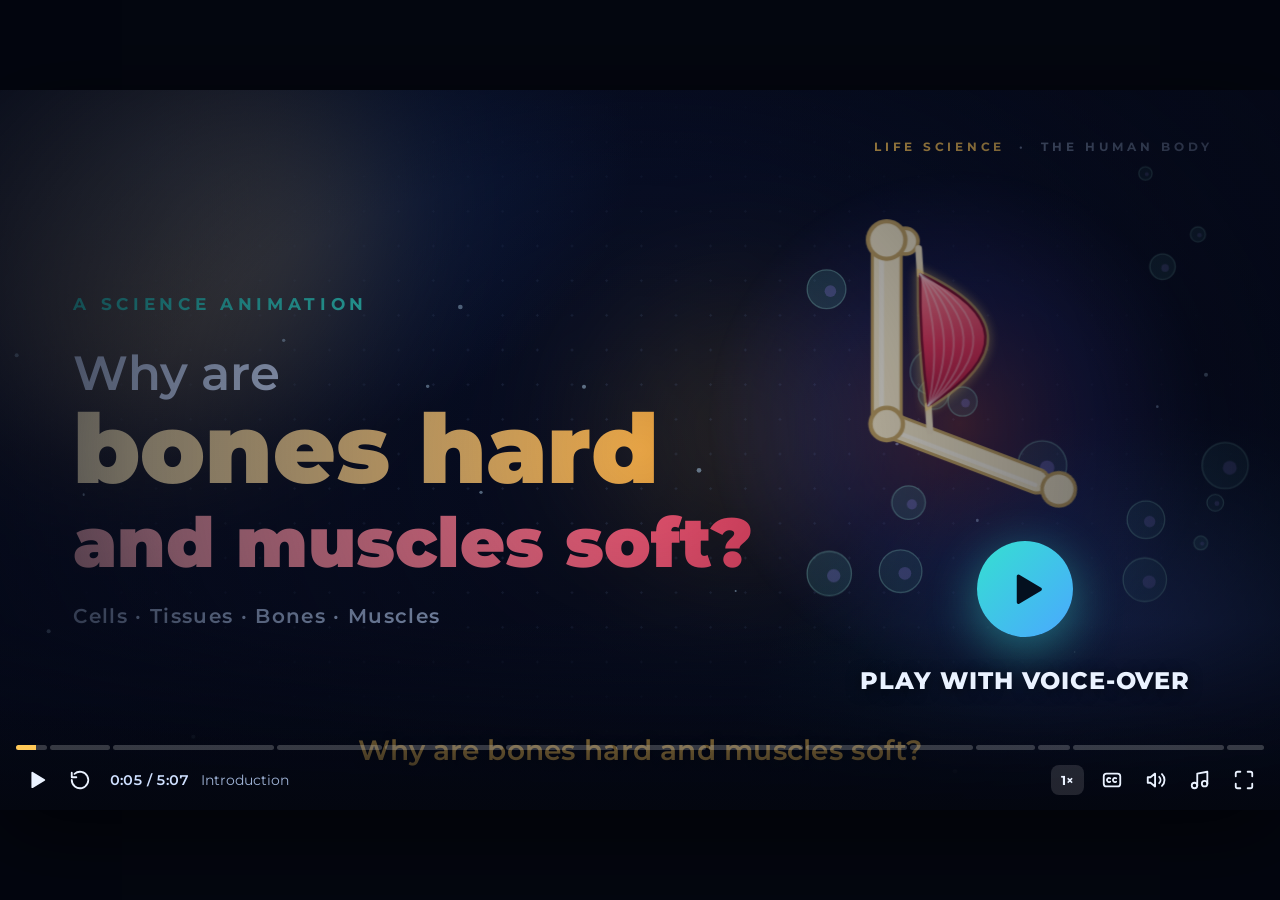
<file: video/khoa-hoc/bones-muscles/index.html>
<!DOCTYPE html>
<html lang="en">
<head>
<meta charset="utf-8">
<meta name="viewport" content="width=device-width,initial-scale=1">
<meta name="robots" content="noindex">
<meta name="mydocument:id" content="video/khoa-hoc/bones-muscles">
<title>Why Are Bones Hard and Muscles Soft?</title>
<link rel="preconnect" href="https://fonts.googleapis.com">
<link rel="preconnect" href="https://fonts.gstatic.com" crossorigin>
<link href="https://fonts.googleapis.com/css2?family=Montserrat:wght@500;600;700;800;900&display=swap" rel="stylesheet">
<style>
:root{--ink:#eaf2ff;--muted:#9fb3d6;--accent:#35e0d1;--coral:#ff6b81;--bone:#f6e7bf;--gold:#ffc857;--violet:#9b8cff;--teal:#35e0d1}
*{box-sizing:border-box;margin:0;padding:0}
html,body{height:100%;background:#03060f;color:var(--ink);font-family:'Montserrat','Segoe UI',system-ui,sans-serif;overflow:hidden}
#wrap{position:fixed;inset:0;display:grid;place-items:center;background:#03060f}
#player{position:relative;width:min(100vw,calc(100vh * 16 / 9));aspect-ratio:16/9;background:#070d1f;overflow:hidden;user-select:none;-webkit-user-select:none;box-shadow:0 20px 80px rgba(0,0,0,.6)}
#stage{position:absolute;left:0;top:0;width:1920px;height:1080px;transform-origin:0 0;overflow:hidden}

/* ---------- background ---------- */
#bg{position:absolute;inset:0;background:
  radial-gradient(1200px 800px at 12% 8%,#17336a 0%,transparent 60%),
  radial-gradient(1100px 900px at 92% 96%,#0d3c4d 0%,transparent 60%),
  linear-gradient(160deg,#0a1331,#070b1c 60%,#0a1428)}
.orb{position:absolute;border-radius:50%;filter:blur(110px);opacity:.30;background:var(--accent);animation:drift 24s ease-in-out infinite alternate;transition:background 1s}
.orb.o1{width:700px;height:700px;left:-160px;top:-180px}
.orb.o2{width:620px;height:620px;right:-120px;bottom:-200px;background:#6a5cff;animation-duration:30s}
.orb.o3{width:420px;height:420px;left:900px;top:300px;opacity:.14;animation-duration:36s}
@keyframes drift{from{transform:translate(0,0) scale(1)}to{transform:translate(120px,-90px) scale(1.25)}}
#dots{position:absolute;inset:0;background-image:radial-gradient(rgba(150,190,255,.13) 1.6px,transparent 1.8px);background-size:52px 52px;-webkit-mask-image:radial-gradient(ellipse at center,#000 25%,transparent 78%);mask-image:radial-gradient(ellipse at center,#000 25%,transparent 78%)}
.spark{position:absolute;border-radius:50%;background:rgba(190,225,255,.55);animation:rise linear infinite}
@keyframes rise{from{transform:translateY(0);opacity:0}15%{opacity:.8}to{transform:translateY(-1200px);opacity:0}}
#stage.paused .orb,#stage.paused .spark{animation-play-state:paused}
#vig{position:absolute;inset:0;background:radial-gradient(ellipse at center,transparent 55%,rgba(2,5,15,.55) 100%);pointer-events:none}

/* ---------- scenes ---------- */
.scene{position:absolute;inset:0;opacity:0;pointer-events:none}
.scene svg{position:absolute;inset:0;width:100%;height:100%;overflow:visible}
svg [data-fx]{transform-box:fill-box;transform-origin:center}
svg text{font-family:'Montserrat','Segoe UI',system-ui,sans-serif}
.card{fill:rgba(255,255,255,.065);stroke:rgba(255,255,255,.17);stroke-width:2}
.hl{fill:none;stroke:var(--accent);stroke-width:5}

/* ---------- header ---------- */
#head{position:absolute;left:100px;top:58px;pointer-events:none}
#head .k{font-size:22px;letter-spacing:.3em;font-weight:700;color:var(--accent)}
#head .t{font-size:56px;font-weight:800;line-height:1.1;margin-top:8px;text-shadow:0 4px 24px rgba(0,0,0,.4)}
#head.in .k{animation:hin .8s cubic-bezier(.2,.8,.2,1) both}
#head.in .t{animation:hin .8s .12s cubic-bezier(.2,.8,.2,1) both}
@keyframes hin{from{opacity:0;transform:translateY(24px)}to{opacity:1;transform:none}}
#brand{position:absolute;right:100px;top:74px;font-size:18px;letter-spacing:.32em;font-weight:700;color:rgba(159,179,214,.7);text-align:right}
#brand b{color:var(--accent)}

/* ---------- captions ---------- */
#capwrap{position:absolute;left:0;right:0;bottom:0;height:280px;background:linear-gradient(to top,rgba(4,8,22,.94),rgba(4,8,22,.6) 58%,transparent);display:flex;align-items:flex-end;justify-content:center;padding:0 140px 62px;pointer-events:none}
#cap{font-size:42px;line-height:1.28;font-weight:600;text-align:center;max-width:1640px;text-shadow:0 2px 14px rgba(0,0,0,.7)}
#cap .w{color:rgba(234,242,255,.38);transition:color .3s}
#cap .w.on{color:#fff}
#cap .w.k{color:rgba(255,200,87,.4)}
#cap .w.k.on{color:var(--gold)}
#stage.nocc #capwrap{display:none}

/* ---------- controls (real pixels) ---------- */
#ctrl{position:absolute;left:0;right:0;bottom:0;padding:38px 16px 10px;background:linear-gradient(transparent,rgba(3,6,15,.9));display:flex;flex-direction:column;gap:4px;transition:opacity .35s;z-index:6}
#player.idle.playing #ctrl{opacity:0;pointer-events:none}
#player.idle.playing{cursor:none}
#bar{display:flex;gap:3px;height:18px;align-items:center;cursor:pointer;position:relative;touch-action:none}
.seg{flex:1 1 0;height:5px;background:rgba(255,255,255,.2);border-radius:3px;position:relative;overflow:hidden;transition:height .12s}
#bar:hover .seg,#bar.drag .seg{height:9px}
.seg i{position:absolute;top:0;bottom:0;left:0;width:0;background:var(--accent)}
#row{display:flex;align-items:center;gap:4px}
button.ib{background:none;border:0;color:#eaf2ff;width:40px;height:40px;border-radius:10px;cursor:pointer;display:grid;place-items:center}
button.ib:hover{background:rgba(255,255,255,.15)}
button.ib.off{opacity:.4}
button.ib svg{width:22px;height:22px;fill:none;stroke:currentColor;stroke-width:2;stroke-linecap:round;stroke-linejoin:round}
button.ib svg .f{fill:currentColor;stroke:none}
#time{font-size:14px;font-weight:600;font-variant-numeric:tabular-nums;color:#cfe0ff;margin:0 8px 0 6px;white-space:nowrap}
#chap{font-size:14px;color:#9fb3d6;white-space:nowrap;overflow:hidden;text-overflow:ellipsis;flex:1;min-width:0}
#spd{font:700 13px 'Montserrat','Segoe UI',sans-serif;color:#eaf2ff;background:rgba(255,255,255,.12);border:0;border-radius:8px;padding:7px 10px;cursor:pointer;margin-right:4px}
#spd:hover{background:rgba(255,255,255,.22)}
#tip{position:absolute;bottom:56px;transform:translateX(-50%);background:rgba(10,18,40,.96);border:1px solid rgba(255,255,255,.16);padding:6px 11px;border-radius:8px;font-size:13px;font-weight:600;display:none;white-space:nowrap;z-index:7;pointer-events:none}

/* ---------- poster / end ---------- */
.ovl{position:absolute;inset:0;z-index:5;display:grid;place-items:center;cursor:pointer;background:radial-gradient(circle at 50% 50%,rgba(5,9,24,.1),rgba(5,9,24,.75))}
.ovl.hide{display:none}
.ovl .box{display:grid;justify-items:center;gap:2.2cqw;margin-top:0}
.bigplay{width:min(11vw,19vh);aspect-ratio:1;border-radius:50%;display:grid;place-items:center;background:linear-gradient(135deg,#35e0d1,#4aa8ff);box-shadow:0 0 0 0 rgba(53,224,209,.6),0 12px 50px rgba(53,224,209,.45);animation:ring 2.2s infinite;color:#04101f}
.bigplay svg{width:42%;height:42%}
@keyframes ring{0%{box-shadow:0 0 0 0 rgba(53,224,209,.55),0 12px 50px rgba(53,224,209,.45)}70%{box-shadow:0 0 0 min(3vw,5vh) rgba(53,224,209,0),0 12px 50px rgba(53,224,209,.45)}100%{box-shadow:0 0 0 0 rgba(53,224,209,0),0 12px 50px rgba(53,224,209,.45)}}
.ovl .lab{font-weight:800;font-size:min(1.9vw,3.4vh);letter-spacing:.04em;text-shadow:0 2px 14px rgba(0,0,0,.6)}
.ovl .sub{font-weight:600;font-size:min(1.2vw,2.1vh);color:#b6c8ea;text-align:center;line-height:1.5;max-width:70%}
#player{container-type:inline-size}
#poster{place-items:end end;padding:0 7% 9% 0}
#poster .box{margin-bottom:0;justify-items:center;text-align:center}
#poster .bigplay{width:min(7.5vw,13vh)}
#poster .sub{display:none}
@media (max-width:700px){#chap{display:none}#brand{display:none}}
/* ?nhung=1 — nằm trong khung iframe của trang khác */
html.nhung #brand{display:none}
html.nhung #player{box-shadow:none}
</style>
<script src="/_chung/chan-phim.js?v=1"></script>   <!-- 24/10/2026 chặn phím tắt xem mã (không phải bảo mật) -->
</head>
<body>
<div id="wrap">
<div id="player" class="idle">
  <div id="stage" class="paused">
    <div id="bg"><div class="orb o1"></div><div class="orb o2"></div><div class="orb o3"></div><div id="dots"></div><div id="sparks"></div></div>
    <div id="scenes"></div>
    <div id="vig"></div>
    <div id="head"><div class="k"></div><div class="t"></div></div>
    <div id="brand"><b>LIFE SCIENCE</b> &nbsp;·&nbsp; THE HUMAN BODY</div>
    <div id="capwrap"><div id="cap"></div></div>
  </div>

  <div id="poster" class="ovl">
    <div class="box">
      <div class="bigplay"><svg viewBox="0 0 24 24"><path fill="currentColor" d="M7 4.2v15.6a1 1 0 0 0 1.5.9l13-7.8a1 1 0 0 0 0-1.7l-13-7.8A1 1 0 0 0 7 4.2z"/></svg></div>
      <div class="lab">PLAY WITH VOICE-OVER</div>
      <div class="sub">Narrated by Teacher Andrew · Space = play/pause · ← → = skip 5 s · F = full screen</div>
    </div>
  </div>
  <div id="endcard" class="ovl hide">
    <div class="box">
      <div class="bigplay"><svg viewBox="0 0 24 24" fill="none" stroke="currentColor" stroke-width="2.4" stroke-linecap="round" stroke-linejoin="round"><path d="M3 12a9 9 0 1 0 3-6.7"/><path d="M3 4v5h5"/></svg></div>
      <div class="lab">WATCH AGAIN</div>
      <div class="sub">Music: “Inspired”, “Wallpaper”, “Clean Soul”, “Life of Riley” — Kevin MacLeod (incompetech.com) · Licensed under Creative Commons: By Attribution 4.0 · creativecommons.org/licenses/by/4.0</div>
    </div>
  </div>

  <div id="tip"></div>
  <div id="ctrl">
    <div id="bar"></div>
    <div id="row">
      <button class="ib" id="bPlay" title="Play / Pause (Space)"></button>
      <button class="ib" id="bBack" title="Back 5 s (←)"><svg viewBox="0 0 24 24"><path d="M3 12a9 9 0 1 0 3-6.7"/><path d="M3 4v5h5"/></svg></button>
      <span id="time">0:00 / 0:00</span>
      <span id="chap"></span>
      <button id="spd" title="Speed">1×</button>
      <button class="ib" id="bCC" title="Captions (C)"><svg viewBox="0 0 24 24"><rect x="3" y="5" width="18" height="14" rx="3"/><path d="M10 10.2a2.2 2.2 0 1 0 0 3.6M16.5 10.2a2.2 2.2 0 1 0 0 3.6"/></svg></button>
      <button class="ib" id="bVoice" title="Voice-over (M)"><svg viewBox="0 0 24 24"><path d="M11 5 6 9H3v6h3l5 4z"/><path d="M15.5 8.5a5 5 0 0 1 0 7M18.5 5.5a9 9 0 0 1 0 13"/></svg></button>
      <button class="ib" id="bMusic" title="Background music (N)"><svg viewBox="0 0 24 24"><path d="M9 18V5l11-2v13"/><circle cx="6" cy="18" r="3"/><circle cx="17" cy="16" r="3"/></svg></button>
      <button class="ib" id="bFull" title="Full screen (F)"><svg viewBox="0 0 24 24"><path d="M8 3H5a2 2 0 0 0-2 2v3m18 0V5a2 2 0 0 0-2-2h-3m0 18h3a2 2 0 0 0 2-2v-3M3 16v3a2 2 0 0 0 2 2h3"/></svg></button>
    </div>
  </div>
</div>
</div>

<!-- shared SVG definitions -->
<svg width="0" height="0" style="position:absolute" aria-hidden="true"><defs>
  <linearGradient id="gBone" x1="0" y1="0" x2="0" y2="1"><stop offset="0" stop-color="#fff8e4"/><stop offset="1" stop-color="#e2c88c"/></linearGradient>
  <linearGradient id="gMus" x1="0" y1="0" x2="0" y2="1"><stop offset="0" stop-color="#ff8a98"/><stop offset=".55" stop-color="#e8355c"/><stop offset="1" stop-color="#a8183d"/></linearGradient>
  <radialGradient id="gCell" cx=".4" cy=".35" r=".85"><stop offset="0" stop-color="#a6f6ec" stop-opacity=".8"/><stop offset=".65" stop-color="#2bb5c4" stop-opacity=".55"/><stop offset="1" stop-color="#1b7fa8" stop-opacity=".7"/></radialGradient>
  <radialGradient id="gNuc" cx=".38" cy=".33" r=".85"><stop offset="0" stop-color="#d3c9ff"/><stop offset="1" stop-color="#5a44d4"/></radialGradient>
  <radialGradient id="gRBC" cx=".4" cy=".35" r=".8"><stop offset="0" stop-color="#ff8a9a"/><stop offset="1" stop-color="#d3304f"/></radialGradient>
  <radialGradient id="gHalo"><stop offset="0" stop-color="#ff6b81" stop-opacity=".30"/><stop offset=".55" stop-color="#6a5cff" stop-opacity=".16"/><stop offset="1" stop-color="#6a5cff" stop-opacity="0"/></radialGradient>
  <radialGradient id="gLens" cx=".5" cy=".5" r=".5"><stop offset="0" stop-color="#1f3a6b"/><stop offset="1" stop-color="#0a1632"/></radialGradient>
  <linearGradient id="gTG" x1="0" y1="0" x2="1" y2="0"><stop offset="0" stop-color="#fff0c4"/><stop offset="1" stop-color="#ffb347"/></linearGradient>
  <linearGradient id="gTC" x1="0" y1="0" x2="1" y2="0"><stop offset="0" stop-color="#ffb3be"/><stop offset="1" stop-color="#ff4d6d"/></linearGradient>
  <linearGradient id="gShine" x1="0" y1="0" x2="1" y2="0"><stop offset="0" stop-color="#fff" stop-opacity="0"/><stop offset=".5" stop-color="#fff" stop-opacity=".5"/><stop offset="1" stop-color="#fff" stop-opacity="0"/></linearGradient>
  <linearGradient id="gMetal" x1="0" y1="0" x2="1" y2="1"><stop offset="0" stop-color="#5d6f9a"/><stop offset=".5" stop-color="#27345a"/><stop offset="1" stop-color="#6d7fab"/></linearGradient>
  <pattern id="pStri" width="22" height="10" patternUnits="userSpaceOnUse"><rect width="8" height="10" fill="rgba(255,255,255,.17)"/></pattern>
  <pattern id="pCells" width="26" height="26" patternUnits="userSpaceOnUse"><circle cx="13" cy="13" r="10" fill="rgba(110,235,222,.85)"/><circle cx="13" cy="13" r="3.5" fill="rgba(60,40,160,.9)"/></pattern>
  <pattern id="pRope" width="40" height="40" patternUnits="userSpaceOnUse" patternTransform="rotate(32)"><rect width="14" height="40" fill="rgba(255,255,255,.16)"/></pattern>
  <filter id="fGlow" x="-40%" y="-40%" width="180%" height="180%"><feGaussianBlur stdDeviation="9" result="b"/><feMerge><feMergeNode in="b"/><feMergeNode in="SourceGraphic"/></feMerge></filter>
  <clipPath id="cLens"><circle cx="620" cy="520" r="316"/></clipPath>
</defs></svg>

<script src="../../../_chung/nhung.js"></script>
<script>
'use strict';
/* =====================================================================
   Why are bones hard and muscles soft?  —  animated science explainer
   Timeline engine: every animation is a paused Web-Animation whose
   currentTime is driven by one master clock => play, pause, seek, speed.
   ===================================================================== */
const MD=window.MyDocument||{nhung:false,q:new URLSearchParams(location.search),emit(){},onLenh(){}};
const $=(q,r=document)=>r.querySelector(q);
const clamp=(v,a,b)=>Math.min(b,Math.max(a,v));
const sm=x=>{x=clamp(x,0,1);return x*x*(3-2*x)};
const seg=(t,a,b)=>sm((t-a)/(b-a));
const mk=seed=>{let a=seed>>>0;return()=>{a|=0;a=a+0x6D2B79F5|0;let t=Math.imul(a^a>>>15,1|a);t=t+Math.imul(t^t>>>7,61|t)^t;return((t^t>>>14)>>>0)/4294967296}};
const f1=n=>Math.round(n*10)/10;
const PI2=Math.PI*2;

/* ---------- drawing helpers (return SVG strings) ---------- */
const G=(x,y,inner,fx='',sc=1,rot=0)=>`<g transform="translate(${x} ${y})${sc!==1?` scale(${sc})`:''}${rot?` rotate(${rot})`:''}"><g data-fx="${fx}">${inner}</g></g>`;
const TX=(x,y,s,size=32,fill='#eaf2ff',o={})=>`<text${o.id?` id="${o.id}"`:''} x="${x}" y="${y}" font-size="${size}" fill="${fill}" text-anchor="${o.a||'middle'}" font-weight="${o.w||700}"${o.ls?` letter-spacing="${o.ls}"`:''}${o.fx?` data-fx="${o.fx}"`:''}>${s}</text>`;
const CARD=(x,y,w,h,inner='',fx='',r=34)=>`<g data-fx="${fx}"><rect class="card" x="${x}" y="${y}" width="${w}" height="${h}" rx="${r}"/>${inner}</g>`;
const PILL=(x,y,w,h,label,col,fx='',size=30,tc='#06122a')=>`<g data-fx="${fx}"><rect x="${x}" y="${y}" width="${w}" height="${h}" rx="${h/2}" fill="${col}"/>${TX(x+w/2,y+h/2+size*.36,label,size,tc,{w:800})}</g>`;
const LN=(x1,y1,x2,y2,col='rgba(255,255,255,.55)',w=3,fx='',dash='')=>`<line x1="${x1}" y1="${y1}" x2="${x2}" y2="${y2}" stroke="${col}" stroke-width="${w}" stroke-linecap="round"${dash?` stroke-dasharray="${dash}"`:''}${fx?` data-fx="${fx}"`:''}/>`;
const DOT=(x,y,r,col,fx='')=>`<circle cx="${x}" cy="${y}" r="${r}" fill="${col}"${fx?` data-fx="${fx}"`:''}/>`;

function starPath(R,A,n=7,pw=2.4,rot=-90,steps=150){
  let d='';
  for(let i=0;i<=steps;i++){
    const th=i/steps*PI2, c=Math.max(0,Math.cos(n*th)), r=R+A*Math.pow(c,pw);
    const a=th+rot*Math.PI/180;
    d+=(i?'L':'M')+f1(r*Math.cos(a))+' '+f1(r*Math.sin(a));
  }
  return d+'Z';
}
function cellMuscle(w=250,h=50,nuc=true){
  const r=h/2;
  return `<rect x="${-w/2}" y="${-r}" width="${w}" height="${h}" rx="${r}" fill="url(#gMus)"/>
  <rect x="${-w/2}" y="${-r}" width="${w}" height="${h}" rx="${r}" fill="url(#pStri)"/>
  <rect x="${-w/2+r*.5}" y="${-r+5}" width="${w-r}" height="${h*.2}" rx="${h*.1}" fill="rgba(255,255,255,.3)"/>
  ${nuc?[-.3,.06,.33].map(k=>`<ellipse cx="${k*w}" cy="${r*.42}" rx="${h*.3}" ry="${h*.17}" fill="#4a2a8f" opacity=".92"/>`).join(''):''}`;
}
function boneCell(sc=1){
  return `<g transform="scale(${sc})"><path d="${starPath(40,40,7,2.4)}" fill="url(#gBone)" stroke="#c9ac6e" stroke-width="5" stroke-linejoin="round"/><circle r="20" fill="url(#gNuc)"/><circle cx="-5" cy="-5" r="5" fill="rgba(255,255,255,.55)"/></g>`;
}
function neuron(){
  const dend=[[-155,-62],[-146,46],[-112,-98],[-104,76],[-170,-8]];
  return `<g stroke="#c9bfff" stroke-width="7" stroke-linecap="round" fill="none">${dend.map(([x,y])=>`<path d="M-70 0 L${x} ${y}"/>`).join('')}<path d="M-70 0 H150"/><path d="M150 0 l26 -24 M150 0 l30 6 M150 0 l20 30"/></g>
  <circle cx="-70" cy="0" r="35" fill="#a99bff"/><circle cx="-70" cy="0" r="14" fill="#4b3bc2"/>${[[150,0],[176,-24],[180,6],[170,30]].map(([x,y])=>`<circle cx="${x}" cy="${y}" r="8" fill="#e1daff"/>`).join('')}`;
}
function rbc(){return `<circle r="64" fill="url(#gRBC)"/><ellipse rx="30" ry="25" fill="#b92646" opacity=".7"/><ellipse cx="-12" cy="-30" rx="26" ry="9" fill="rgba(255,255,255,.28)" transform="rotate(-20)"/>`;}
function boneShape(len,th){
  const r=th*.62, hx=len/2;
  const parts=`<rect x="${-hx}" y="${-th/2}" width="${len}" height="${th}" rx="${th*.2}"/>`+[[-1,-1],[-1,1],[1,-1],[1,1]].map(([sx,sy])=>`<circle cx="${sx*(hx-r*.35)}" cy="${sy*th*.45}" r="${r}"/>`).join('');
  return `<g fill="#c3a463" stroke="#c3a463" stroke-width="9" stroke-linejoin="round">${parts}</g><g fill="#f6ebcb">${parts}</g><rect x="${-hx+r}" y="${-th/2+4}" width="${len-2*r}" height="${th*.18}" rx="3" fill="rgba(255,255,255,.6)"/>`;
}
const cap2=(x1,y1,x2,y2,w,fill='#f6ebcb',ol='#c3a463')=>`<line x1="${x1}" y1="${y1}" x2="${x2}" y2="${y2}" stroke="${ol}" stroke-width="${w+10}" stroke-linecap="round"/><line x1="${x1}" y1="${y1}" x2="${x2}" y2="${y2}" stroke="${fill}" stroke-width="${w}" stroke-linecap="round"/><line x1="${x1-w*.2}" y1="${y1}" x2="${x2-w*.2}" y2="${y2}" stroke="rgba(255,255,255,.55)" stroke-width="${w*.2}" stroke-linecap="round"/>`;

const J={sh:[95,-195],el:[150,-60],wr:[185,62],hip:[45,112],kn:[55,215],an:[60,312],head:[0,-292]};
function silh(attr,wT,wA,wL,hr,headAttr){
  const L=(a,b,w)=>`<line x1="${a[0]}" y1="${a[1]}" x2="${b[0]}" y2="${b[1]}" stroke-width="${w}"/>`;
  const m=p=>[-p[0],p[1]];
  return `<g ${attr} stroke-linecap="round" stroke-linejoin="round">${L([0,-200],[0,70],wT)}${L(J.sh,J.el,wA)}${L(J.el,J.wr,wA*.85)}${L(m(J.sh),m(J.el),wA)}${L(m(J.el),m(J.wr),wA*.85)}${L(J.hip,J.kn,wL)}${L(J.kn,J.an,wL*.8)}${L(m(J.hip),m(J.kn),wL)}${L(m(J.kn),m(J.an),wL*.8)}<circle cx="0" cy="${J.head[1]}" r="${hr}" ${headAttr||''}/></g>`;
}
function floaters(n,seed,x0,x1,y0,y1){
  const R=mk(seed);let o='';
  for(let i=0;i<n;i++){
    const r=8+R()*30, x=x0+R()*(x1-x0), y=y0+R()*(y1-y0), d=(4+R()*4).toFixed(1), dl=(R()*3).toFixed(1);
    o+=`<g data-fx="float@${dl}/${d}"><circle cx="${f1(x)}" cy="${f1(y)}" r="${f1(r)}" fill="rgba(110,235,222,${(.07+R()*.12).toFixed(2)})" stroke="rgba(170,255,240,.35)" stroke-width="2"/><circle cx="${f1(x+r*.2)}" cy="${f1(y+r*.1)}" r="${f1(r*.3)}" fill="rgba(160,140,255,.35)"/></g>`;
  }
  return o;
}

/* ---------- the arm rig (shoulder = 0,0 ; elbow = 0,300) ---------- */
const ARM_A=[52,14], ARM_OFF=96, ARM_K=31000;
function armSVG(id){
  return `
  <g id="${id}-fa">${cap2(0,0,0,262,34)}<circle cx="0" cy="300" r="30" fill="#c3a463"/><circle cx="0" cy="300" r="24" fill="#f6ebcb"/></g>
  ${cap2(0,0,0,300,42)}
  <circle cx="30" cy="2" r="24" fill="#c3a463"/><circle cx="30" cy="2" r="18" fill="#f6ebcb"/>
  <circle cx="0" cy="0" r="34" fill="#c3a463"/><circle cx="0" cy="0" r="27" fill="#f6ebcb"/>
  <circle cx="0" cy="300" r="30" fill="#c3a463"/><circle cx="0" cy="300" r="23" fill="#f6ebcb"/>
  <g id="${id}-mus">
    <g stroke="#f3e7c8" stroke-width="11" stroke-linecap="round"><line id="${id}-t1"/><line id="${id}-t2"/></g>
    <path id="${id}-glow" fill="none" stroke="#ffd36e" stroke-width="12" opacity="0" filter="url(#fGlow)"/>
    <path id="${id}-belly" fill="url(#gMus)" stroke="#7a102f" stroke-width="4" stroke-linejoin="round"/>
    <g id="${id}-fib" fill="none" stroke="rgba(255,255,255,.32)" stroke-width="3.2" stroke-linecap="round"><path/><path/><path/><path/><path/></g>
  </g>
  <circle id="${id}-aA" r="22" fill="none" stroke="#35e0d1" stroke-width="6" opacity="0"/>
  <circle id="${id}-aB" r="22" fill="none" stroke="#35e0d1" stroke-width="6" opacity="0"/>`;
}
const _arm={};
function setArm(R,id,phi,o={}){
  let c=_arm[id];
  if(!c||c.R!==R){
    c={R,fa:$('#'+id+'-fa',R),t1:$('#'+id+'-t1',R),t2:$('#'+id+'-t2',R),belly:$('#'+id+'-belly',R),glow:$('#'+id+'-glow',R),
       fibs:[...R.querySelectorAll('#'+id+'-fib path')],mus:$('#'+id+'-mus',R),aA:$('#'+id+'-aA',R),aB:$('#'+id+'-aB',R)};
    _arm[id]=c;
  }
  const ph=phi*Math.PI/180, co=Math.cos(ph), si=Math.sin(ph);
  c.fa.setAttribute('transform',`translate(0 300) rotate(${f1(-phi)})`);
  let A=ARM_A.slice(), B=[14*co+70*si, 300-14*si+70*co];
  const attached=[A.slice(),B.slice()];
  const f=o.free||0;
  if(f){
    const M=[(A[0]+B[0])/2+f*190,(A[1]+B[1])/2+f*10]; // drift away from the bone
    A=[A[0]+(M[0]-A[0])*f*1.0,A[1]+(M[1]-A[1])*f*1.0];
    B=[B[0]+(M[0]-B[0])*f*1.0,B[1]+(M[1]-B[1])*f*1.0];
  }
  const dx=B[0]-A[0], dy=B[1]-A[1], len=Math.hypot(dx,dy), ux=dx/len, uy=dy/len, nx=uy, ny=-ux;
  const th=Math.min(150,ARM_K/len);
  const P0=[A[0]+ux*len*.14,A[1]+uy*len*.14], P1=[A[0]+ux*len*.86,A[1]+uy*len*.86];
  const mx=(P0[0]+P1[0])/2, my=(P0[1]+P1[1])/2;
  const ctl=k=>[f1(mx+nx*(ARM_OFF+k*th)),f1(my+ny*(ARM_OFF+k*th))];
  const q=(k)=>`M${f1(P0[0])} ${f1(P0[1])} Q${ctl(k).join(' ')} ${f1(P1[0])} ${f1(P1[1])}`;
  const dBelly=`M${f1(P0[0])} ${f1(P0[1])} Q${ctl(1).join(' ')} ${f1(P1[0])} ${f1(P1[1])} Q${ctl(-1).join(' ')} ${f1(P0[0])} ${f1(P0[1])}Z`;
  c.belly.setAttribute('d',dBelly); c.glow.setAttribute('d',dBelly);
  [-.62,-.31,0,.31,.62].forEach((k,i)=>c.fibs[i].setAttribute('d',q(k)));
  c.t1.setAttribute('x1',f1(A[0]));c.t1.setAttribute('y1',f1(A[1]));c.t1.setAttribute('x2',f1(P0[0]));c.t1.setAttribute('y2',f1(P0[1]));
  c.t2.setAttribute('x1',f1(P1[0]));c.t2.setAttribute('y1',f1(P1[1]));c.t2.setAttribute('x2',f1(B[0]));c.t2.setAttribute('y2',f1(B[1]));
  c.glow.setAttribute('opacity',f1(clamp(o.glow!==undefined?o.glow:phi/110,0,1)*.9));
  c.mus.setAttribute('opacity',o.vis===undefined?1:o.vis);
  c.aA.setAttribute('cx',attached[0][0]);c.aA.setAttribute('cy',attached[0][1]);c.aB.setAttribute('cx',f1(attached[1][0]));c.aB.setAttribute('cy',f1(attached[1][1]));
  const ao=o.anchor||0; c.aA.setAttribute('opacity',ao);c.aB.setAttribute('opacity',ao);
  const ap=[mx+nx*(ARM_OFF+th)/2, my+ny*(ARM_OFF+th)/2];
  return {len,th,apex:ap,A,B};
}
const ARM_LEN0=Math.hypot(ARM_A[0]-14,ARM_A[1]-370), ARM_TH0=ARM_K/ARM_LEN0;

/* ---------- animation presets ---------- */
const E_OUT='cubic-bezier(.16,.84,.3,1)', E_BACK='cubic-bezier(.34,1.56,.64,1)', E_IO='cubic-bezier(.45,0,.25,1)';
const V=el=>(el.dataset.v||'0,0').split(',').map(Number);
const P={
  fi:{kf:[{opacity:0},{opacity:1}],d:.7,e:'ease-out'},
  fo:{kf:[{opacity:1},{opacity:0}],d:.6,e:'ease-in',fill:'forwards'},
  dim:{kf:[{opacity:1},{opacity:.2}],d:.6,fill:'forwards'},
  undim:{kf:[{opacity:.2},{opacity:1}],d:.6,fill:'forwards'},
  pop:{kf:[{opacity:0,transform:'scale(.35)'},{opacity:1,transform:'scale(1)'}],d:.7,e:E_BACK},
  zoom:{kf:[{opacity:0,transform:'scale(.82)'},{opacity:1,transform:'scale(1)'}],d:.9,e:E_OUT},
  up:{kf:[{opacity:0,transform:'translateY(46px)'},{opacity:1,transform:'translateY(0)'}],d:.8,e:E_OUT},
  down:{kf:[{opacity:0,transform:'translateY(-46px)'},{opacity:1,transform:'translateY(0)'}],d:.8,e:E_OUT},
  left:{kf:[{opacity:0,transform:'translateX(-70px)'},{opacity:1,transform:'translateX(0)'}],d:.8,e:E_OUT},
  right:{kf:[{opacity:0,transform:'translateX(70px)'},{opacity:1,transform:'translateX(0)'}],d:.8,e:E_OUT},
  grow:{kf:[{transform:'scaleX(0)'},{transform:'scaleX(1)'}],d:1,e:E_IO,o:'0% 50%'},
  growY:{kf:[{transform:'scaleY(0)'},{transform:'scaleY(1)'}],d:1,e:E_IO,o:'50% 100%'},
  draw:{kf:[{strokeDashoffset:1},{strokeDashoffset:0}],d:1,e:E_IO,pre:el=>{el.setAttribute('pathLength','1');el.style.strokeDasharray='1 2'}},
  flash:{kf:[{opacity:0},{opacity:1,offset:.2},{opacity:.25,offset:.5},{opacity:1,offset:.75},{opacity:0}],d:1.8},
  fly:el=>{const[x,y]=V(el);return{kf:[{opacity:0,transform:`translate(${x}px,${y}px)`},{opacity:1,transform:'translate(0px,0px)'}],d:1,e:E_OUT}},
  move:el=>{const[x,y]=V(el);return{kf:[{transform:`translate(${x}px,${y}px)`},{transform:'translate(0px,0px)'}],d:1.2,e:E_IO}},
  slide:el=>{const[x,y]=V(el);return{kf:[{opacity:0,transform:`translate(${x}px,${y}px)`},{opacity:1,offset:.2},{opacity:1,offset:.8},{opacity:0,transform:`translate(${-x}px,${-y}px)`}],d:1.6,e:'ease-in-out'}},
  bump:el=>{const[x,y]=V(el);return{kf:[{transform:'translate(0px,0px)'},{transform:`translate(${x}px,${y}px)`},{transform:'translate(0px,0px)'}],d:1.5,e:'ease-in-out',loop:1}},
  float:{kf:[{transform:'translateY(0px)'},{transform:'translateY(-16px)'},{transform:'translateY(0px)'}],d:4,e:'ease-in-out',loop:1},
  bob:{kf:[{transform:'translateY(0px)'},{transform:'translateY(-12px)'},{transform:'translateY(0px)'}],d:.9,e:'ease-in-out',loop:1},
  pulse:{kf:[{transform:'scale(1)'},{transform:'scale(1.06)'},{transform:'scale(1)'}],d:2.4,e:'ease-in-out',loop:1},
  breathe:{kf:[{transform:'scale(1)'},{transform:'scale(1.1)'},{transform:'scale(1)'}],d:3.2,e:'ease-in-out',loop:1},
  squeeze:{kf:[{transform:'scale(1,1)'},{transform:'scale(.9,1.1)'},{transform:'scale(1,1)'}],d:1.6,e:'ease-in-out',loop:1},
  beat:{kf:[{transform:'scale(1)'},{transform:'scale(1.15)',offset:.15},{transform:'scale(1)',offset:.3},{transform:'scale(1.09)',offset:.45},{transform:'scale(1)'}],d:1.1,e:'ease-out',loop:1},
  spin:{kf:[{transform:'rotate(0deg)'},{transform:'rotate(360deg)'}],d:12,e:'linear',loop:1},
  wob:{kf:[{transform:'rotate(-4deg) translateY(0px)'},{transform:'rotate(4deg) translateY(-6px)'},{transform:'rotate(-4deg) translateY(0px)'}],d:3,e:'ease-in-out',loop:1},
  ping:{kf:[{opacity:0,transform:'scale(1)'},{opacity:.8,offset:.1},{opacity:0,transform:'scale(1.9)'}],d:1.2,e:'ease-out',loop:1},
  dashrun:{kf:[{strokeDashoffset:'0px'},{strokeDashoffset:'-40px'}],d:1.1,e:'linear',loop:1},
};

/* ---------- scenes ---------- */
const SC=[];
const WPS=2.2, PAD=.9;
/* v1.2.0 — GIỌNG THẬT (Teacher Andrew · myVoice): mỗi câu một file giong/<cảnh>-<câu>.mp3; d = số giây tiếng,
   w = giây bắt đầu của TỪNG CHỮ PHỤ ĐỀ (Whisper đo). Khối dưới do tools/giong-video.mjs ghi — đừng sửa tay.
   Có giọng thật ⇒ mỗi câu dài đúng bằng tiếng + GAP; thiếu/lỗi file ⇒ quay về giọng máy của trình duyệt. */
const GIONG=/*GIONG*/{"ten":"Teacher Andrew · kể chuyện","thu":"giong/","cau":{"0-0":{"d":3.54,"w":[0.3,0.8,0.92,1.22,1.56,2.04,2.5]},"1-0":{"d":3.18,"w":[0.27,0.67,1.21,1.63,1.93,2.09,2.27]},"1-1":{"d":4.29,"w":[0.08,0.52,0.9,1.46,1.68,2.16,2.68,3.12,3.44]},"1-2":{"d":5.14,"w":[0,0.62,1.24,2.16,2.4,3.12,3.6,3.94]},"10-0":{"d":8.38,"w":[0.08,0.68,1.1,1.88,2.18,2.4,2.54,2.86,3.3,3.66,4.06,5.06,5.64,6.12,6.94,7.26]},"10-1":{"d":4.25,"w":[0.14,0.64,1.16,1.76,2.02,2.34,2.8,3.2]},"11-0":{"d":5.98,"w":[0.24,1.06,1.34,1.6,2.04,2.52,3.02,3.5,3.9,4.24,4.66]},"12-0":{"d":7.72,"w":[0.08,0.6,0.98,1.72,2.16,2.66,3.34,3.76,4.5,4.74,4.94,5.36,6.16,6.72]},"12-1":{"d":3.23,"w":[0.02,0.8,1.08,1.6,1.96]},"12-2":{"d":6.59,"w":[0.11,0.67,0.93,1.47,2.19,2.65,3.35,3.83,4.65,4.93,5.21,5.59]},"12-3":{"d":9.92,"w":[0.08,0.56,1.02,1.82,2.24,2.78,3.14,4.06,4.52,5.02,5.94,6.26,6.82,7.32,8.02,8.72]},"12-4":{"d":6.26,"w":[0.43,0.89,1.15,1.41,1.67,2.13,2.31,2.97,3.55,3.81,4.13,4.81,5.27]},"13-0":{"d":5.18,"w":[0.24,0.78,1.28,1.78,1.78,2.62,3.2,3.84,4.14,4.32]},"2-0":{"d":5.67,"w":[0.14,0.82,1.18,1.54,1.9,2.28,2.42,2.76,3.44,3.68,4.02,4.5]},"2-1":{"d":10.79,"w":[0,0.42,0.78,1.46,2.1,2.44,3.12,3.68,4.14,4.4,4.72,5.38,5.86,6.22,6.38,6.86,7.62,8,8.44,9.06,9.18,9.7]},"2-2":{"d":6.48,"w":[0.27,0.95,1.35,1.87,2.39,2.87,3.39,4.45,4.85,5.29]},"2-3":{"d":14.89,"w":[0.3,0.84,1,1.44,2.18,2.3,2.74,3.62,4.28,5.34,5.92,6.7,7.2,7.9,8.7,9.12,9.74,10.18,10.64,11.44,12.58,13,13.58,13.96,14.18]},"3-0":{"d":6.63,"w":[0.3,0.78,0.96,1.28,1.66,1.8,2.16,2.38,2.78,3.42,4,4.18,4.26,4.6,5.04,5.48]},"3-1":{"d":6.67,"w":[0,0.24,0.52,0.7,0.9,1.12,1.48,2.1,2.84,3.24,3.82,4.14,4.6,5.22,5.6,5.88]},"3-2":{"d":10.56,"w":[0.14,0.58,1.02,1.68,2.04,2.24,2.44,2.88,3.48,3.96,4.7,5.58,6.24,6.86,7.64,8.02,8.62,8.98,9.22,9.54]},"4-0":{"d":6.42,"w":[0.14,0.82,1.26,2.06,3.04,3.42,4.24,4.46,5.1,5.34]},"4-1":{"d":15.78,"w":[0.43,1.23,1.59,2.11,3.13,4.13,4.95,5.25,5.71,6.15,6.59,7.37,8.03,8.41,8.95,9.27,9.63,10.29,11.41,12.09,12.41,13.31,14.43,14.83]},"4-2":{"d":5.16,"w":[0.05,0.49,0.97,1.43,2.01,2.83,3.51,3.93,4.21]},"5-0":{"d":4.31,"w":[0.27,0.69,0.89,1.33,1.85,2.29,2.91,3.33]},"5-1":{"d":6.52,"w":[0.21,0.93,1.33,2.03,2.53,3.27,3.97,4.19,4.75,5.33]},"5-2":{"d":13.7,"w":[0,0.58,1.2,2.48,2.78,3.46,3.68,3.8,4.32,4.9,5.46,6.06,6.38,7.02,8.24,9.12,9.26,9.78,10.6,11.02,11.56,12.18,12.74]},"6-0":{"d":5.81,"w":[0,0.32,0.46,0.74,1.08,1.3,1.56,1.96,2.94,3.32,3.66,3.8,4.24,4.7,4.9]},"6-1":{"d":4.16,"w":[0,0.5,0.84,1.62,1.92,2.38,2.82,3.04]},"6-2":{"d":3.76,"w":[0.4,1.04,1.44,2.16,2.54,2.94]},"6-3":{"d":5.81,"w":[0.24,0.66,0.96,1.36,2.32,2.72,3.18,3.76,4.14,4.62,4.82]},"7-0":{"d":7.32,"w":[0.08,0.66,1.5,1.72,2.24,2.8,3.04,3.24,3.42,3.86,4.26,4.88,5.56,5.86,6.2]},"7-1":{"d":7.18,"w":[0.24,0.92,1.36,1.68,2.4,3.5,3.74,4.3,5.02,5.32,5.56,5.88]},"7-2":{"d":6.69,"w":[0.14,0.88,1.14,1.96,2.4,3.04,3.32,3.92,4.84,5.32,5.64]},"8-0":{"d":5.58,"w":[0.14,0.68,0.92,1.1,1.68,2.66,3.06,3.62,4.32]},"8-1":{"d":10.85,"w":[0.05,0.55,0.75,1.27,1.41,1.83,2.45,2.59,2.97,3.25,3.93,4.53,4.75,5.9,6.31,6.65,6.91,8.02,8.43,8.75,9.23,9.87]},"8-2":{"d":6.55,"w":[0.24,0.66,0.76,1.04,1.8,2.26,2.64,2.98,3.48,4.54,5.12,5.7]},"9-0":{"d":6.7,"w":[0.3,0.78,0.94,1.88,2.4,2.84,3.76,4.18,4.76,5.3,5.7]},"9-1":{"d":7.31,"w":[0.05,0.63,0.95,1.61,2.45,3.09,3.49,3.75,4.23,5.11,5.27,5.53,5.87,6.19]}}}/*/GIONG*/, GAP=.5;

/* 0 — TITLE */
SC.push({kicker:'',title:'',acc:'#ffc857',tail:3.8,
 cues:[['**Why are bones hard and muscles soft?**',4.4]],
 svg:()=>`
  <g data-fx="fi@0/1.4"><circle cx="1440" cy="500" r="380" fill="url(#gHalo)"/></g>
  ${floaters(16,'31',1000,1860,120,820)}
  ${TX(110,330,'A SCIENCE ANIMATION',26,'#35e0d1',{a:'start',ls:7,fx:'fi@.3/.8'})}
  ${TX(110,450,'Why are',72,'#cfe0ff',{a:'start',w:600,fx:'up@.6/.9'})}
  ${TX(110,590,'bones hard',144,'url(#gTG)',{a:'start',w:900,fx:'up@1.0/.9'})}
  ${TX(110,716,'and muscles soft?',104,'url(#gTC)',{a:'start',w:900,fx:'up@1.5/.9'})}
  ${TX(110,800,'Cells  ·  Tissues  ·  Bones  ·  Muscles',30,'#9fb3d6',{a:'start',w:600,ls:2,fx:'fi@2.6/.9'})}
  ${G(1330,225,armSVG('a0'),'zoom@.5/1.2',.92)}`,
 tick:(lt,s)=>{const t=Math.max(0,lt-1.8);setArm(s.el,'a0',lt<1.8?0:55-55*Math.cos(PI2*t/4.8));}
});

/* 1 — WHAT IS A CELL */
SC.push({kicker:'CHAPTER 01 · THE BUILDING BLOCK',title:'What is a cell?',acc:'#35e0d1',
 cues:[
  'All organisms are made up of **cells**.',
  'A cell is the **smallest unit** of living matter.',
  ['Cells **grow**, **reproduce**, use **energy**, and produce **waste**.',5.4]],
 svg:()=>{
  const R=mk(11),sp=76,pts=[];
  for(let r=-5;r<=5;r++)for(let q=-6;q<=6;q++){
    const x=sp*(q+(r&1?.5:0)),y=sp*.866*r,d=Math.hypot(x,y),a=Math.atan2(y,x);
    if(d<255+45*Math.sin(3*a+1))pts.push([x,y,d]);
  }
  const cells=pts.map(([x,y,d])=>G(960+x,500+y,`<circle r="33" fill="url(#gCell)" stroke="rgba(160,255,240,.8)" stroke-width="3"/><circle cx="${f1(R()*8-4)}" cy="${f1(R()*8-4)}" r="9" fill="url(#gNuc)"/>`,`pop@c0+${(d/300*2.2+R()*.3).toFixed(2)}/.55`)).join('');
  const big=`<ellipse rx="236" ry="236" fill="url(#gCell)" stroke="rgba(255,200,100,.95)" stroke-width="12"/><circle r="222" fill="none" stroke="rgba(255,255,255,.25)" stroke-width="3"/>
   <circle cx="-20" cy="-8" r="78" fill="url(#gNuc)" stroke="#e0d9ff" stroke-width="5"/><circle cx="-34" cy="-22" r="24" fill="#3b2aa6"/>
   ${[[-140,90],[130,100],[110,-120],[-120,-110],[20,150]].map(([x,y],i)=>`<g transform="translate(${x} ${y}) rotate(${i*35})"><ellipse rx="34" ry="16" fill="#ff9d6b" stroke="#ffcf9f" stroke-width="3"/><path d="M-20 0 q6 -10 11 0 t11 0 t11 0 t11 0" fill="none" stroke="#c4562b" stroke-width="3"/></g>`).join('')}
   ${Array.from({length:26},()=>{const a=R()*PI2,r=100+R()*110;return `<circle cx="${f1(Math.cos(a)*r)}" cy="${f1(Math.sin(a)*r)}" r="4.5" fill="rgba(255,255,255,.6)"/>`}).join('')}`;
  const badge=(x,y,label,col,icon,at)=>`<g data-fx="pop@${at}/.6">${LN(x+(x<960?360:0),y+48,x<960?1130-410+170:830,520,'rgba(255,255,255,.2)',3,'',' 6 10')}<rect x="${x}" y="${y}" width="360" height="96" rx="48" fill="rgba(255,255,255,.08)" stroke="${col}" stroke-width="3"/><circle cx="${x+48}" cy="${y+48}" r="38" fill="${col}"/><g transform="translate(${x+48} ${y+48})">${icon}</g>${TX(x+112,y+62,label,34,'#fff',{a:'start',w:800})}</g>`;
  const iGrow=`<g fill="none" stroke="#06122a" stroke-width="5" stroke-linecap="round" stroke-linejoin="round"><rect x="-17" y="-3" width="20" height="20" rx="5"/><path d="M-4 4 L15 -15 M3 -15 H15 V-3"/></g>`;
  const iRep=`<g fill="none" stroke="#06122a" stroke-width="5"><circle cx="-11" cy="0" r="13"/><circle cx="11" cy="0" r="13"/></g>`;
  const iEn=`<path d="M6 -22 L-14 3 H-1 L-7 22 L15 -6 H1 Z" fill="#06122a"/>`;
  const iWa=`<path d="M0 -22 C14 -3 18 5 18 11 A18 18 0 0 1 -18 11 C-18 5 -14 -3 0 -22Z" fill="#06122a"/>`;
  return `
  <g data-fx="fo@c1+.2/.9">${cells}</g>
  ${G(960,500,`<g data-fx="pulse@c1+1.4/3.2 ">${big}</g>`,'zoom@c1+.4/1.0')}
  <g data-fx="ping@c2+.4/1.4"><circle cx="960" cy="500" r="236" fill="none" stroke="#35e0d1" stroke-width="6"/></g>
  <g data-fx="fi@c2+1.0/.3 fo@c2+1.9/.6"><g data-fx="ping@c2+1.0/1.2"><circle cx="1140" cy="470" r="100" fill="none" stroke="#ffc857" stroke-width="6"/></g></g>
  ${G(1180,430,`<circle r="86" fill="url(#gCell)" stroke="rgba(255,200,100,.95)" stroke-width="8"/><circle cx="-6" cy="-4" r="28" fill="url(#gNuc)"/>`,'pop@c2+1.5/.8')}
  <g data-fx="flash@c2+2.1/1.4"><circle cx="960" cy="500" r="190" fill="rgba(255,225,120,.35)"/></g>
  <g data-fx="fi@c2+3.0/.4">${[0,1,2,3,4].map(i=>`<circle cx="${900+i*40}" cy="${770}" r="6" fill="#b58b5a" data-fx="fly@c2+${3.0+i*.18}/1.0" data-v="0,-60"/>`).join('')}</g>
  <g data-fx="pop@c1+1.4/.9">${PILL(610,792,700,64,'CELL = smallest unit of living matter','#35e0d1','',27)}</g>
  ${badge(110,290,'GROW','#35e0d1',iGrow,'c2+.35')}
  ${badge(1450,290,'REPRODUCE','#ffc857',iRep,'c2+1.05')}
  ${badge(110,640,'USE ENERGY','#9b8cff',iEn,'c2+2.0')}
  ${badge(1450,640,'MAKE WASTE','#ff9d6b',iWa,'c2+3.0')}`;
 }
});

/* 2 — THREE PARTS OF A CELL */
SC.push({kicker:'CHAPTER 02 · CELL STRUCTURE',title:'Three parts of a cell',acc:'#ffc857',
 cues:[
  'Nearly all the cells in your body have the same **three parts**.',
  'The first is the **cell membrane**, which surrounds the cell and acts as a **barrier** between the cell and the outside world.',
  'Inside the cell, a central **nucleus** controls the cell’s activities.',
  'Between the membrane and the nucleus is the **cytoplasm**, a jelly-like substance that contains the materials and structures necessary for cells to do their job.'],
 svg:()=>{
  const R=mk(5),CX=660,CY=530,RX=340,RY=285;
  let mem='';
  for(let i=0;i<84;i++){
    const a=i/84*PI2,c=Math.cos(a),s=Math.sin(a),ox=(RX)*c,oy=(RY)*s,ix=(RX-26)*c,iy=(RY-26)*s;
    mem+=`<line x1="${f1(ox)}" y1="${f1(oy)}" x2="${f1(ix)}" y2="${f1(iy)}" stroke="#ff9f1c" stroke-width="3"/><circle cx="${f1(ox*1.012)}" cy="${f1(oy*1.012)}" r="8" fill="#ffc857"/><circle cx="${f1(ix)}" cy="${f1(iy)}" r="8" fill="#ffc857"/>`;
  }
  const mito=[[-210,-110,-30],[220,110,25],[-170,150,60],[210,-150,-50],[40,200,10]].map(([x,y,a])=>`<g data-fx="wob@0/${(2.6+R()*1.4).toFixed(1)}"><g transform="translate(${x} ${y}) rotate(${a})"><ellipse rx="50" ry="24" fill="#ff9d6b" stroke="#ffcf9f" stroke-width="3.5"/><path d="M-32 0 q8 -15 16 0 t16 0 t16 0 t16 0" fill="none" stroke="#c4562b" stroke-width="3.5"/></g></g>`).join('');
  let ribo='';for(let i=0;i<46;i++){const a=R()*PI2,r=.28+R()*.62;const x=Math.cos(a)*(RX-60)*r,y=Math.sin(a)*(RY-60)*r;if(Math.hypot(x+30,y+10)<150)continue;ribo+=`<circle cx="${f1(x)}" cy="${f1(y)}" r="${f1(3.5+R()*2.5)}" fill="rgba(255,255,255,${(.45+R()*.4).toFixed(2)})"/>`}
  const er=`<circle cx="-30" cy="-10" r="140" fill="none" stroke="rgba(255,255,255,.4)" stroke-width="9" stroke-dasharray="34 16" stroke-linecap="round"/><circle cx="-30" cy="-10" r="168" fill="none" stroke="rgba(255,255,255,.22)" stroke-width="8" stroke-dasharray="22 20" stroke-linecap="round"/>`;
  const nuc=`<circle cx="-30" cy="-10" r="104" fill="url(#gNuc)" stroke="#e0d9ff" stroke-width="6"/><circle cx="-52" cy="-32" r="30" fill="#3b2aa6"/><path d="M-6 -50 q20 10 4 30 t18 28 M-70 20 q24 10 40 -8 t30 14" fill="none" stroke="rgba(255,255,255,.4)" stroke-width="5" stroke-linecap="round"/>`;
  const row=(y,n,title,desc,col,at)=>`<g data-fx="right@${at}/.8">
    <rect x="1190" y="${y}" width="640" height="180" rx="32" class="card"/><circle cx="1250" cy="${y+90}" r="36" fill="${col}"/>${TX(1250,y+103,n,38,'#06122a',{w:800})}
    ${TX(1312,y+74,title,44,'#fff',{a:'start',w:800})}${TX(1312,y+118,desc[0],25,'#b6c8ea',{a:'start',w:500})}${TX(1312,y+148,desc[1],25,'#b6c8ea',{a:'start',w:500})}</g>`;
  const part=(n,cx,cy,col,at)=>`<g data-fx="pop@${at}/.6"><circle cx="${cx}" cy="${cy}" r="26" fill="${col}"/>${TX(cx,cy+11,n,30,'#06122a',{w:800})}</g>`;
  return `
  <g data-fx="zoom@.2/1.1">
   <g transform="translate(${CX} ${CY})">
    <ellipse rx="${RX}" ry="${RY}" fill="url(#gCell)"/>
    <g data-fx="flash@c3+.2/2.4"><ellipse rx="${RX-30}" ry="${RY-30}" fill="rgba(160,255,240,.35)"/></g>
    ${er}${mito}${ribo}
    <g data-fx="pulse@c2+.2/2.6">${nuc}</g>
    <g data-fx="spin@c2+.2/14"><circle cx="-30" cy="-10" r="128" fill="none" stroke="rgba(224,217,255,.0)"/><circle cx="-30" cy="-10" r="126" fill="none" stroke="#c9bfff" stroke-width="3" stroke-dasharray="4 14" opacity=".9"/></g>
    <g>${mem}</g>
    <g data-fx="flash@c1+.4/2.6"><ellipse rx="${RX+4}" ry="${RY+4}" fill="none" stroke="#ffe08a" stroke-width="20" filter="url(#fGlow)"/></g>
   </g>
  </g>
  ${[0,1,2,3,4].map(i=>{const a=(-.55+i*.2)*Math.PI;const ox=CX+(RX+95)*Math.cos(a+3.14), oy=CY+(RY+60)*Math.sin(a+3.14);return `<g data-fx="fi@c1+.3/.2 fo@c1+4.5/.5"><g data-fx="bump@c1+${i*.25}/1.4" data-v="${f1(Math.cos(a+3.14)*-60)},${f1(Math.sin(a+3.14)*-50)}"><circle cx="${f1(ox)}" cy="${f1(oy)}" r="13" fill="#ff9d6b" stroke="#fff" stroke-width="2"/></g></g>`}).join('')}
  ${part('1',CX+RX*.7,CY-RY*.86,'#ffc857','c0+1.4')}${part('2',CX+8,CY-10,'#c9bfff','c0+2.0')}${part('3',CX-200,CY+36,'#7ef0e0','c0+2.6')}
  ${row(222,'1','Cell membrane',['Surrounds the cell · a barrier','between the cell and the outside'],'#ffc857','c1+.4')}
  ${row(420,'2','Nucleus',['The control centre · directs','all of the cell’s activities'],'#c9bfff','c2+.3')}
  ${row(618,'3','Cytoplasm',['Jelly-like · holds the materials','and structures the cell needs'],'#7ef0e0','c3+.5')}
  ${LN(1190,312,CX+RX*.7+24,CY-RY*.86+8,'#ffc857',3,'draw@c1+.9/.8')}
  ${LN(1190,510,CX+8+90,CY-10,'#c9bfff',3,'draw@c2+.8/.8')}
  ${LN(1190,708,CX-200+30,CY+40,'#7ef0e0',3,'draw@c3+1.0/.8')}`;
 }
});

/* 3 — SPECIALISED CELLS */
SC.push({kicker:'CHAPTER 03 · SPECIALISED CELLS',title:'Same parts, different jobs',acc:'#9b8cff',
 cues:[
  'Although the cells in your body have similar parts, many of the cells do **specific jobs**.',
  'In order to do these jobs well, the cells **look and act different** from each other.',
  ['The cells that make up your **muscles** are shaped differently and behave differently from those that make up your **bones**.',8]],
 svg:()=>{
  const items=[
   {n:'Muscle cell',j:'Contracts to move',art:`<g transform="rotate(-18)">${cellMuscle(250,54)}</g>`,col:'#ff6b81'},
   {n:'Bone cell',j:'Supports the body',art:boneCell(1.15),col:'#ffc857'},
   {n:'Nerve cell',j:'Carries signals',art:`<g transform="scale(.9)">${neuron()}</g>`,col:'#9b8cff'},
   {n:'Red blood cell',j:'Carries oxygen',art:rbc(),col:'#ff8a98'}];
  const cards=items.map((it,i)=>{
    const x=100+i*440,y=225,dim=i>1?`dim@c2/.6`:'';
    return `<g data-fx="${dim}">`+CARD(x,y,400,470,`
      <g data-fx="wob@c1+${i*.2}/${(2.8+i*.3).toFixed(1)}">${G(x+200,y+190,it.art,'pop@c0+'+(.5+i*.35)+'/.7')}</g>
      ${TX(x+200,y+372,it.n,34,'#fff',{w:800})}${TX(x+200,y+418,it.j,25,'#b6c8ea',{w:500})}
      ${i<2?`<rect class="hl" x="${x}" y="${y}" width="400" height="470" rx="34" data-fx="fi@c2+.3/.5" style="stroke:${it.col}"/>`:''}`,'')+`</g>`;
  }).join('');
  return `${cards}
   ${PILL(560,760,800,70,'Many cells  ·  many different jobs','#9b8cff','fi@c0+2/.6 fo@c1/.4',30)}
   ${PILL(520,760,880,70,'Different jobs  →  different shapes','#35e0d1','fi@c1+.4/.6 fo@c2/.4',30)}
   ${PILL(520,760,880,70,'Muscle cells  ≠  Bone cells','#ffc857','fi@c2+.8/.6',32)}`;
 }
});

/* 4 — CELLS TO TISSUE */
SC.push({kicker:'CHAPTER 04 · FROM CELLS TO TISSUE',title:'Trillions of cells, working together',acc:'#4aa8ff',
 cues:[
  'Human beings are **multicellular** organisms made of **trillions** of cells.',
  ['Specialized cells in multicellular organisms, such as **bone** or **muscle** cells, **group together** to carry out particular functions, such as **breathing**, **digesting**, and **moving**.',11.4],
  'When similar cells work together, they form a **tissue**.'],
 svg:s=>{
  const R=mk(21);
  const boneC=[[-150,-80],[0,-100],[150,-80],[-210,30],[-75,25],[75,25],[210,30],[-140,135],[0,150],[140,135]];
  const bonesCl=boneC.map(([x,y],i)=>G(560+x,470+y,boneCell(.62),`pop@c1+${(2.4+i*.12).toFixed(2)}/.5`)).join('');
  const musC=[-124,-62,0,62,124].map((y,i)=>G(1340+(i%2?14:-14),470+y,cellMuscle(300,50),`pop@c1+${(2.9+i*.14).toFixed(2)}/.5`)).join('');
  const lungs=`<g fill="#ff9aa8" stroke="#ffd0d6" stroke-width="5" stroke-linejoin="round"><path d="M-14 -60 C-90 -62 -118 40 -92 96 C-76 128 -18 122 -16 80Z"/><path d="M14 -60 C90 -62 118 40 92 96 C76 128 18 122 16 80Z"/></g><path d="M0 -120 V-30 M0 -30 Q-14 -10 -40 -4 M0 -30 Q14 -10 40 -4" fill="none" stroke="#ffe3e6" stroke-width="9" stroke-linecap="round"/>`;
  const stomach=`<path d="M-26 -124 C-26 -96 -24 -82 4 -76 C84 -62 134 -8 122 56 C110 114 40 134 -16 108 C-62 86 -80 38 -66 -8 C-56 -40 -44 -50 -44 -80 C-44 -98 -44 -112 -46 -124Z" fill="#ffa86b" stroke="#ffd2a8" stroke-width="5" stroke-linejoin="round"/><path d="M-30 6 C0 -6 30 10 52 6 M-26 46 C8 32 42 54 76 40 M-6 82 C26 72 52 90 84 78" fill="none" stroke="rgba(255,255,255,.45)" stroke-width="8" stroke-linecap="round"/>`;
  const runner=`<g stroke="#ffc857" stroke-width="22" stroke-linecap="round" stroke-linejoin="round" fill="none"><path d="M12 -78 L-8 4"/><path d="M8 -66 L56 -30 L88 -58"/><path d="M8 -66 L-40 -36 L-62 -70"/><path d="M-8 4 L40 40 L22 104"/><path d="M-8 4 L-50 54 L-92 34"/></g><circle cx="24" cy="-112" r="26" fill="#ffc857"/>`;
  const fn=(x,at,art,label,sub,anim)=>CARD(x,235,500,470,`
     <circle cx="${x+250}" cy="440" r="165" fill="rgba(74,168,255,.10)"/><g data-fx="${anim}">${G(x+250,440,art,'')}</g>
     ${TX(x+250,640,label,44,'#fff',{w:800})}${TX(x+250,680,sub,24,'#b6c8ea',{w:500})}`,`pop@${at}/.7`);
  const gridCells=[];
  for(let r=0;r<4;r++)for(let c=0;c<6;c++){
    const gx=(c-2.5)*72,gy=(r-1.5)*72,a=R()*PI2,d=170+R()*190,i=r*6+c;
    gridCells.push(`<g data-fx="move@c2+${(1.7+i*.03).toFixed(2)}/1.3" data-v="${f1(Math.cos(a)*d)},${f1(Math.sin(a)*d*.7)}">${G(960+gx,500+gy,`<circle r="30" fill="url(#gMus)" stroke="#ffb3be" stroke-width="3"/><ellipse cx="-4" cy="2" rx="9" ry="6" fill="#4a2a8f"/>`,`pop@c2+${(i*.045).toFixed(2)}/.5`)}</g>`);
  }
  return `
  <g data-fx="fo@c1/.7">
   ${G(540,520,silh('stroke="rgba(53,224,209,.22)" fill="none" filter="url(#fGlow)"',200,60,84,60,'fill="rgba(53,224,209,.22)" stroke="none"')+silh('stroke="url(#pCells)" fill="none"',190,50,74,52,'fill="url(#pCells)" stroke="none"'),'zoom@c0+.2/1.2')}
   ${TX(1290,462,'≈ 0',230,'#fff',{id:'cnt4',fx:'up@c0+.5/.9',w:900})}
   ${TX(1290,552,'TRILLION CELLS',60,'#4aa8ff',{fx:'fi@c0+1.2/.8',w:800,ls:3})}
   ${TX(1290,610,'estimated in one human body',27,'#9fb3d6',{fx:'fi@c0+1.8/.8',w:500})}
  </g>
  <g data-fx="fi@c1/.6 fo@c1+6.6/.6">
   ${bonesCl}${musC}
   ${TX(560,730,'Bone cells',36,'#ffc857',{fx:'fi@c1+3.4/.6',w:800})}
   ${TX(1340,730,'Muscle cells',36,'#ff8a98',{fx:'fi@c1+3.6/.6',w:800})}
   <ellipse cx="560" cy="470" rx="320" ry="215" fill="none" stroke="#ffc857" stroke-width="4" stroke-dasharray="1 2" data-fx="draw@c1+4.8/1.2"/>
   <ellipse cx="1340" cy="470" rx="230" ry="215" fill="none" stroke="#ff8a98" stroke-width="4" data-fx="draw@c1+5.0/1.2"/>
  </g>
  <g data-fx="fo@c2/.6">
   ${fn(100,'c1+6.9',lungs,'Breathing','lungs','breathe@c1+7.0/3.2')}
   ${fn(710,'c1+7.8',stomach,'Digesting','stomach','squeeze@c1+7.9/1.6')}
   ${fn(1320,'c1+8.7',runner,'Moving','muscles + bones','bob@c1+8.8/.9')}
  </g>
  ${gridCells.join('')}
  <g data-fx="fi@c2+3.4/.3"><rect x="724" y="336" width="472" height="328" rx="44" fill="rgba(255,107,129,.08)" stroke="#ff8a98" stroke-width="5" data-fx="draw@c2+3.4/1.4"/></g>
  ${PILL(780,716,360,72,'TISSUE','#ff6b81','pop@c2+4.1/.6',38,'#fff')}`;
 },
 tick:(lt,s)=>{
  const el=s.q('cnt4'), t=lt-s.cs[0]-.6, n=Math.round(37*(1-Math.pow(1-clamp(t/3.2,0,1),3)));
  const txt='≈ '+n; if(el.textContent!==txt)el.textContent=txt;
 }
});

/* 5 — FOUR TYPES OF TISSUE */
SC.push({kicker:'CHAPTER 05 · TISSUES',title:'Four types of tissue',acc:'#ffc857',
 cues:[
  'The human body contains **four types** of tissue.',
  '**Muscle cells** form **muscle tissue**, which is responsible for **movement**.',
  ['**Bone cells** make up part of the body’s **connective tissue**, which also includes **cartilage**, **tendons**, and **ligaments** that help connect muscles and bones.',10.2]],
 svg:()=>{
  const R=mk(9);
  const musIcon=[-72,-36,0,36,72].map((y,i)=>`<g data-fx="squeeze@c1+${i*.15}/1.6" style="transform-origin:center">${G(0,y,cellMuscle(230,32,false),'')}</g>`).join('');
  const connIcon=`<g transform="rotate(-24)">${boneShape(250,56)}</g>`;
  const nervIcon=`<g transform="scale(.82)">${neuron()}</g>`;
  let brick='';for(let r=0;r<5;r++)for(let c=0;c<4;c++){brick+=`<rect x="${-120+c*62+(r%2?31:0)-(r%2?0:0)}" y="${-80+r*34}" width="58" height="30" rx="9" fill="${['#5ee0a0','#47c98c','#7aeab2'][(r+c)%3]}" opacity=".95"/>`}
  const defs=[
   {n:'1',t:'MUSCLE',d:'movement',icon:musIcon,col:'#ff6b81'},
   {n:'2',t:'CONNECTIVE',d:'bone · cartilage · tendons · ligaments',icon:connIcon,col:'#ffc857'},
   {n:'3',t:'NERVOUS',d:'carries signals',icon:nervIcon,col:'#9b8cff'},
   {n:'4',t:'EPITHELIAL',d:'covers & lines surfaces',icon:brick,col:'#5ee0a0'}];
  const cards=defs.map((d,i)=>{
    const x=80+i*440,y=215;
    const wrapFx=i===0?'dim@c2/.6':i===1?'dim@c1/.6 undim@c2/.6':'dim@c1/.6';
    const hlFx=i===0?'fi@c1+.3/.5 fo@c2/.4':i===1?'fi@c2+.3/.5':'';
    return `<g data-fx="${wrapFx}">`+CARD(x,y,400,440,`
      <circle cx="${x+48}" cy="${y+52}" r="30" fill="${d.col}"/>${TX(x+48,y+63,d.n,32,'#06122a',{w:800})}
      ${G(x+200,y+200,d.icon,'')}
      ${TX(x+200,y+366,d.t,34,'#fff',{w:800,ls:2})}${TX(x+200,y+404,d.d,i===1?20:23,'#b6c8ea',{w:500})}
      <rect class="hl" x="${x}" y="${y}" width="400" height="440" rx="34" style="stroke:${d.col}" data-fx="${hlFx}"/>`,`pop@c0+${(.4+i*.4).toFixed(2)}/.7`)+`</g>`;
  }).join('');
  return cards+
   `<g data-fx="fi@c2+1.0/.6">
     ${[['Bone','#f6ebcb',boneShape(60,16)],['Cartilage','#8fd3ff',`<path d="M-26 8 C-26 -22 -2 -22 -2 -2 C-2 14 18 12 22 -10" fill="none" stroke="#8fd3ff" stroke-width="14" stroke-linecap="round"/>`],['Tendons','#ffd9a8',`<path d="M-30 0 H30" stroke="#ffd9a8" stroke-width="9" stroke-linecap="round"/><circle cx="-34" cy="0" r="12" fill="#ff6b81"/><circle cx="34" cy="0" r="12" fill="#f6ebcb"/>`],['Ligaments','#c9bfff',`<circle cx="-30" cy="0" r="12" fill="#f6ebcb"/><circle cx="30" cy="0" r="12" fill="#f6ebcb"/><path d="M-30 -2 Q0 -22 30 -2 M-30 4 Q0 22 30 4" fill="none" stroke="#c9bfff" stroke-width="7" stroke-linecap="round"/>`]]
      .map(([n,col,ic],i)=>`<g data-fx="up@c2+${(1.0+i*.55).toFixed(2)}/.6"><rect x="${80+i*440}" y="700" width="400" height="92" rx="46" fill="rgba(255,255,255,.07)" stroke="${col}" stroke-width="3"/>${G(80+i*440+80,746,ic,'')}${TX(80+i*440+150,758,n,32,'#fff',{a:'start',w:800})}</g>`).join('')}
   </g>
   ${LN(780,655,780,690,'#ffc857',4,'draw@c2+.8/.5')}`;
 }
});

/* 6 — THREE TYPES OF MUSCLE */
SC.push({kicker:'CHAPTER 06 · MUSCLE TISSUE',title:'Three kinds of muscle',acc:'#ff6b81',
 cues:[
  'There are **three types** of muscle tissue that make up the muscles in your body.',
  'One type forms the muscles in your **organs**.',
  'Another type forms your **heart** muscle.',
  'The third type forms the muscles that attach to your **skeleton**.'],
 svg:()=>{
  const tube=`<path id="tube6" d="M-190 70 C-120 -80 -60 150 10 10 S140 -100 190 -10" fill="none" stroke="#ff9aa8" stroke-width="58" stroke-linecap="round"/>
   <path d="M-190 70 C-120 -80 -60 150 10 10 S140 -100 190 -10" fill="none" stroke="rgba(255,255,255,.4)" stroke-width="58" stroke-linecap="butt" stroke-dasharray="5 35" data-fx="dashrun@c1/1.1"/>
   <path d="M-190 70 C-120 -80 -60 150 10 10 S140 -100 190 -10" fill="none" stroke="rgba(255,255,255,.35)" stroke-width="10" stroke-linecap="round" transform="translate(0 -14)"/>`;
  const heart=`<g data-fx="beat@c2+.2/1.1"><path d="M0 100 C-150 -10 -120 -110 -50 -100 C-18 -96 0 -70 0 -52 C0 -70 18 -96 50 -100 C120 -110 150 -10 0 100Z" fill="url(#gMus)" stroke="#ffb3be" stroke-width="6" stroke-linejoin="round"/><path d="M-70 -62 C-50 -84 -30 -78 -22 -62" fill="none" stroke="rgba(255,255,255,.55)" stroke-width="8" stroke-linecap="round"/></g>
    <g data-fx="ping@c2+.2/1.1"><path d="M0 100 C-150 -10 -120 -110 -50 -100 C-18 -96 0 -70 0 -52 C0 -70 18 -96 50 -100 C120 -110 150 -10 0 100Z" fill="none" stroke="#ff6b81" stroke-width="5"/></g>`;
  const card=(x,t,sub,col,art,hlAt,nxt)=>CARD(x,225,520,520,`
    <rect class="hl" x="${x}" y="225" width="520" height="520" rx="34" style="stroke:${col}" data-fx="fi@${hlAt}+.1/.4${nxt?` fo@${nxt}/.4`:''}"/>
    ${G(x+260,470,art,'')}
    ${TX(x+260,650,t,40,'#fff',{w:800})}${TX(x+260,692,sub,25,'#b6c8ea',{w:500})}`,`pop@c0+${hlAt==='c1'?.5:hlAt==='c2'?.9:1.3}/.7`);
  return `${card(100,'Smooth muscle','in the walls of your organs','#ff9aa8',tube,'c1','c2')}
   ${card(700,'Cardiac muscle','forms your heart','#ff6b81',heart,'c2','c3')}
   ${card(1300,'Skeletal muscle','attached to your skeleton','#ffc857',`<g transform="translate(-52 -176) scale(.52)">${armSVG('a6')}</g>`,'c3')}`;
 },
 tick:(lt,s)=>{const t=lt-s.cs[3]-.4;setArm(s.el,'a6',t<0?0:55-55*Math.cos(PI2*t/3.6));}
});

/* 7 — SKELETAL MUSCLE CELLS */
SC.push({kicker:'CHAPTER 07 · INSIDE SKELETAL MUSCLE',title:'Long, thin cells that bundle up',acc:'#ff6b81',
 cues:[
  'This **skeletal muscle** tissue is made up of long, thin cells that look like **threads**.',
  'Unlike most other cells, skeletal muscle cells have **more than one nucleus**.',
  'Muscle cells **bundle together** to form long, **rope-like cords** of tissue.'],
 svg:()=>{
  const R=mk(3),X0=260,W=1400,ys=[0,1,2,3,4,5,6].map(i=>540+(i-3)*66);
  const fiber=(y,nuclei)=>`<g><rect x="${X0}" y="${y-27}" width="${W}" height="54" rx="27" fill="url(#gMus)"/><rect x="${X0}" y="${y-27}" width="${W}" height="54" rx="27" fill="url(#pStri)"/><rect x="${X0+30}" y="${y-21}" width="${W-60}" height="10" rx="5" fill="rgba(255,255,255,.28)"/>${nuclei}</g>`;
  const nucAt=(y,xs)=>xs.map(x=>`<ellipse cx="${x}" cy="${y+10}" rx="24" ry="12" fill="#4a2a8f" stroke="#c9bfff" stroke-width="2"/>`).join('');
  let others='';
  ys.forEach((y,i)=>{if(i===3)return;const dir=i<3?-1:1,k=Math.abs(i-3);
    const xs=Array.from({length:5},(_,j)=>f1(X0+120+j*270+R()*80));
    others+=`<g data-fx="fly@c2+${(k*.2).toFixed(2)}/1.0" data-v="0,${dir*(240+k*40)}">${fiber(y,nucAt(y,xs))}</g>`});
  const nxs=[380,640,900,1120,1380,1560];
  return `
  <g data-fx="grow@c0+.3/2.8">${fiber(540,'')}</g>
  ${others}
  <g data-fx="fo@c1+.3/.5">
   <g data-fx="fi@c0+2.6/.6">
    ${LN(X0,466,X0+W,466,'rgba(255,255,255,.6)',3)}${LN(X0,454,X0,478)}${LN(X0+W,454,X0+W,478)}
    ${PILL(790,440,340,52,'LONG','#ff8a98','',26)}
    ${LN(1710,513,1710,567,'rgba(255,255,255,.6)',3)}${LN(1698,513,1722,513)}${LN(1698,567,1722,567)}
    ${TX(1738,550,'THIN',28,'#ffb3be',{a:'start',w:800})}
   </g>
  </g>
  ${nxs.map((x,i)=>`<g data-fx="pop@c1+${(.7+i*.45).toFixed(2)}/.5"><ellipse cx="${x}" cy="550" rx="26" ry="13" fill="#4a2a8f" stroke="#c9bfff" stroke-width="3"/></g>`).join('')}
  <g data-fx="fi@c1+.5/.5 fo@c2/.5">
   <path d="M${nxs[0]-40} 596 V610 H${nxs[5]+40} V596" fill="none" stroke="#c9bfff" stroke-width="4" stroke-linecap="round" data-fx="draw@c1+2.8/1.0"/>
   ${PILL(740,638,440,64,'MANY NUCLEI','#9b8cff','fi@c1+3.3/.5',30)}
   ${G(330,290,`<circle r="46" fill="url(#gCell)" stroke="rgba(255,200,100,.95)" stroke-width="6"/><circle r="20" fill="url(#gNuc)"/>${TX(90,12,'Most cells: 1 nucleus',28,'#b6c8ea',{a:'start',w:600})}`,'fi@c1+.9/.6')}
  </g>
  <rect x="232" y="298" width="1456" height="484" rx="72" fill="none" stroke="#ffc857" stroke-width="6" data-fx="draw@c2+2.0/1.8"/>
  <rect x="232" y="298" width="1456" height="484" rx="72" fill="url(#pRope)" data-fx="fi@c2+2.6/1.0" opacity=".8"/>
  ${PILL(560,806,800,60,'A BUNDLE OF CELLS = A ROPE-LIKE CORD','#ffc857','up@c2+2.8/.7',27)}`;
 }
});

/* 8 — CONTRACT & RELAX */
const RX8=640,RY8=215;
SC.push({kicker:'CHAPTER 08 · HOW MUSCLES MOVE',title:'Contract and relax',acc:'#ff6b81',
 cues:[
  'Every time you move, muscle tissue **contracts** and **relaxes**.',
  ['When you “make a muscle” in your arm by **flexing**, you are actually **contracting** the muscle tissue, making it **shorter and thicker**.',10.9],
  'When you stop flexing, the muscle tissue **releases**, becoming **longer and thinner**.'],
 svg:()=>`
  <g data-fx="fi@0/.8">${G(RX8,RY8,armSVG('a8'),'')}</g>
  <g id="lbl8" transform="translate(${RX8+100} ${RY8+190})"><g data-fx="fi@c0+1.0/.6">${LN(0,0,52,-46,'rgba(255,255,255,.6)',3)}<rect x="30" y="-104" width="250" height="56" rx="28" fill="#ff6b81"/>${TX(155,-66,'MUSCLE · soft',24,'#fff',{w:800})}</g></g>
  <g data-fx="fi@c0+1.6/.6">${LN(RX8-24,RY8+120,372,RY8+120,'rgba(255,255,255,.55)',3)}<rect x="130" y="${RY8+92}" width="244" height="56" rx="28" fill="#f6e7bf"/>${TX(252,RY8+130,'BONE · hard',24,'#3a2c0b',{w:800})}</g>
  ${CARD(1060,225,760,570,`
    ${TX(1110,300,'THE BICEPS',26,'#9fb3d6',{a:'start',w:700,ls:5})}
    <rect id="st8bg" x="1110" y="322" width="330" height="62" rx="31" fill="#4aa8ff"/>${TX(1275,364,'READY',28,'#06122a',{id:'st8',w:800,ls:2})}
    ${TX(1110,462,'LENGTH',22,'#9fb3d6',{a:'start',w:700,ls:3})}${TX(1770,462,'100%',30,'#fff',{id:'lv8',a:'end',w:800})}
    <rect x="1110" y="476" width="660" height="26" rx="13" fill="rgba(255,255,255,.1)"/><rect id="lf8" x="1110" y="476" width="440" height="26" rx="13" fill="#4aa8ff"/>
    ${TX(1110,560,'THICKNESS',22,'#9fb3d6',{a:'start',w:700,ls:3})}${TX(1770,560,'100%',30,'#fff',{id:'tv8',a:'end',w:800})}
    <rect x="1110" y="574" width="660" height="26" rx="13" fill="rgba(255,255,255,.1)"/><rect id="tf8" x="1110" y="574" width="440" height="26" rx="13" fill="#ff6b81"/>
    ${TX(1440,700,'SHORTER + THICKER',50,'#ff6b81',{w:900,fx:'up@c1+1.8/.7 fo@c2+.6/.4'})}
    ${TX(1440,700,'LONGER + THINNER',50,'#4aa8ff',{w:900,fx:'up@c2+1.6/.7'})}
    ${TX(1440,752,'the muscle tissue releases',26,'#9fb3d6',{w:500,fx:'fi@c2+2.2/.6'})}
    ${TX(1440,752,'the muscle tissue contracts',26,'#9fb3d6',{w:500,fx:'fi@c1+2.4/.6 fo@c2+.6/.4'})}`,'fi@.5/.6')}`,
 tick:(lt,s)=>{
  const c0=s.cs[0],c1=s.cs[1],c2=s.cs[2],d0=c1-c0;
  let phi=0;
  if(lt<c1)phi=55-55*Math.cos(PI2*clamp((lt-c0)/d0,0,1));
  else if(lt<c2)phi=110*seg(lt,c1+1.2,c1+3.4);
  else phi=110*(1-seg(lt,c2+.8,c2+3.4));
  const r=setArm(s.el,'a8',phi,{glow:lt>=c1&&lt<c2?phi/110:phi/130});
  const lp=r.len/ARM_LEN0*100,tp=r.th/ARM_TH0*100;
  s.q('lv8').textContent=Math.round(lp)+'%';s.q('tv8').textContent=Math.round(tp)+'%';
  s.q('lf8').setAttribute('width',f1(lp*4.4));s.q('tf8').setAttribute('width',f1(tp*4.4));
  const going=(lt>=c1+1.2&&lt<c1+3.4)?'CONTRACTING':(lt>=c2+.8&&lt<c2+3.4)?'RELAXING':lt<c1?'MOVING':(lt<c2?'CONTRACTED':'RELAXED');
  const st=s.q('st8');if(st.textContent!==going){st.textContent=going;s.q('st8bg').setAttribute('fill',/CONTRACT/.test(going)?'#ff6b81':'#4aa8ff');}
  s.q('lbl8').setAttribute('transform',`translate(${f1(RX8+r.apex[0]+36)} ${f1(RY8+r.apex[1]+8)})`);
 }
});

/* 9 — BONE CELL UNDER THE MICROSCOPE */
SC.push({kicker:'CHAPTER 09 · UNDER THE MICROSCOPE',title:'What a bone cell looks like',acc:'#ffc857',
 cues:[
  'Under a **microscope**, bone cells look very different from muscle cells.',
  ['Bone cells are **star-shaped** and contain a **nucleus** and a thin ring of **cytoplasm**.',7]],
 svg:()=>{
  const R=mk(14),CX=620,CY=520;
  let ticks='';for(let i=0;i<48;i++){const a=i/48*PI2,l=i%4===0?22:12;ticks+=LN(f1(CX+Math.cos(a)*300),f1(CY+Math.sin(a)*300),f1(CX+Math.cos(a)*(300-l)),f1(CY+Math.sin(a)*(300-l)),'rgba(255,255,255,.28)',i%4===0?3:2)}
  const bgCells=Array.from({length:14},()=>{const a=R()*PI2,r=R()*270;return `<circle cx="${f1(CX+Math.cos(a)*r)}" cy="${f1(CY+Math.sin(a)*r)}" r="${f1(26+R()*34)}" fill="rgba(110,160,255,.10)" stroke="rgba(150,190,255,.22)" stroke-width="2"/>`}).join('');
  const callout=(y,tx,ty,title,sub,col,at)=>`<g data-fx="right@${at}/.7">${LN(1050,y,tx,ty,col,3)}${DOT(tx,ty,8,col)}<rect x="1050" y="${y-48}" width="760" height="96" rx="30" class="card"/>${TX(1090,y-6,title,38,'#fff',{a:'start',w:800})}${TX(1090,y+30,sub,24,'#b6c8ea',{a:'start',w:500})}</g>`;
  return `
  <g data-fx="zoom@0.1/1.0">
   <circle cx="${CX}" cy="${CY}" r="332" fill="rgba(0,0,0,.35)"/>
   <circle cx="${CX}" cy="${CY}" r="316" fill="url(#gLens)"/>
   <g clip-path="url(#cLens)">${bgCells}
     <g data-fx="fi@c0+.5/.8 fo@c0+3.0/.7"><g transform="translate(${CX} ${CY}) rotate(-14)">${cellMuscle(660,96,false)}${[-.3,0,.3].map(k=>`<ellipse cx="${k*660}" cy="40" rx="30" ry="15" fill="#4a2a8f"/>`).join('')}</g></g>
     <g data-fx="pop@c0+3.3/1.0"><g data-fx="breathe@c1+1/5.0"><g transform="translate(${CX} ${CY})">
       <path d="${starPath(86,104,7,2.2)}" fill="url(#gBone)" stroke="#c9ac6e" stroke-width="6" stroke-linejoin="round" opacity=".96"/>
       <circle r="82" fill="none" stroke="#ffc857" stroke-width="16" opacity=".85"/>
       <circle r="62" fill="url(#gNuc)" stroke="#e0d9ff" stroke-width="5"/><circle cx="-14" cy="-16" r="19" fill="#3b2aa6"/><circle cx="-22" cy="-26" r="6" fill="rgba(255,255,255,.5)"/>
     </g></g></g>
   </g>
   <circle cx="${CX}" cy="${CY}" r="316" fill="none" stroke="url(#gMetal)" stroke-width="26"/>
   <circle cx="${CX}" cy="${CY}" r="330" fill="none" stroke="rgba(255,255,255,.2)" stroke-width="3"/>
   ${ticks}
   <path d="M${CX-300} ${CY-70} A310 310 0 0 1 ${CX-90} ${CY-296}" fill="none" stroke="rgba(255,255,255,.25)" stroke-width="10" stroke-linecap="round"/>
   <g transform="translate(${CX+190} ${CY+290})"><rect x="-58" y="-24" width="116" height="44" rx="22" fill="#0a1632" stroke="rgba(255,255,255,.3)" stroke-width="2"/>${TX(0,8,'400×',26,'#cfe0ff',{w:800})}</g>
  </g>
  <g data-fx="fi@c0+.9/.6 dim@c0+3.2/.5">${PILL(1050,240,640,70,'MUSCLE CELL · long & striped','#ff6b81','',27,'#fff')}</g>
  <g data-fx="up@c0+3.5/.6">${PILL(1050,330,640,70,'BONE CELL · star-shaped','#ffc857','',27)}</g>
  ${callout(500,CX+148,CY-119,'Star-shaped body','arms reach out in every direction','#ffc857','c1+.6')}
  ${callout(630,CX+44,CY-10,'Nucleus','the cell’s control centre','#c9bfff','c1+2.0')}
  ${callout(760,CX+54,CY+46,'Thin ring of cytoplasm','a jelly-like layer around the nucleus','#ffd88a','c1+3.4')}`;
 }
});

/* 10 — WHY BONE IS HARD */
SC.push({kicker:'CHAPTER 10 · BONE TISSUE',title:'Layers, calcium and minerals',acc:'#ffc857',
 cues:[
  'Bone tissue is made up of **layers** of bone cells surrounded by **calcium** and other **minerals**.',
  'These minerals are what make our bones **hard**.'],
 svg:()=>{
  const R=mk(77),CX=620,CY=520,radii=[95,160,225,290],th=52;
  const ringsSoft=radii.map((r,i)=>`<circle cx="${CX}" cy="${CY}" r="${r}" fill="none" stroke="${i%2?'#e2c98f':'#f3e3b6'}" stroke-width="${th}" opacity=".24"/>`).join('');
  const ringsHard=radii.map((r,i)=>`<circle cx="${CX}" cy="${CY}" r="${r}" fill="none" stroke="${i%2?'#e2c98f':'#f3e3b6'}" stroke-width="${th}"/><circle cx="${CX}" cy="${CY}" r="${r-th/2}" fill="none" stroke="rgba(120,90,30,.35)" stroke-width="2"/>`).join('');
  const starSvg=`<path d="${starPath(10,13,7,2.4)}" fill="#fff5da" stroke="#b79552" stroke-width="2.5" stroke-linejoin="round"/><circle r="6.5" fill="url(#gNuc)"/>`;
  let stars='',k=0;
  [[95,4],[160,6],[225,8],[290,10]].forEach(([r,n],ri)=>{for(let j=0;j<n;j++){const a=j/n*PI2+ri*.4;stars+=G(f1(CX+r*Math.cos(a)),f1(CY+r*Math.sin(a)),starSvg,`pop@c0+${(.3+k*.04).toFixed(2)}/.5`,1,f1(a*180/Math.PI+90));k++}});
  let ca='';
  for(let i=0;i<78;i++){
    const ri=Math.floor(R()*4),a=R()*PI2,r=radii[ri]+(R()-.5)*34,x=CX+r*Math.cos(a),y=CY+r*Math.sin(a);
    const dist=340+R()*300,vx=Math.cos(a+.5*(R()-.5))*dist,vy=Math.sin(a+.5*(R()-.5))*dist;
    ca+=`<g data-fx="fly@c0+${(1.0+R()*3.6).toFixed(2)}/1.1" data-v="${f1(vx)},${f1(vy)}"><circle cx="${f1(x)}" cy="${f1(y)}" r="6.5" fill="#ffc857" stroke="#fff2b3" stroke-width="1.6"/></g>`;
  }
  let big='';
  for(let i=0;i<7;i++){const a=i/7*PI2+.3,ri=[1,2,3][i%3],r=radii[ri]+(i%2?14:-14),x=CX+r*Math.cos(a),y=CY+r*Math.sin(a);big+=`<g data-fx="fly@c0+${(1.5+i*.4).toFixed(2)}/1.0" data-v="${f1(Math.cos(a)*420)},${f1(Math.sin(a)*420)}"><circle cx="${f1(x)}" cy="${f1(y)}" r="17" fill="#ffb02e" stroke="#fff2b3" stroke-width="2.5"/>${TX(f1(x),f1(y+5.5),'Ca',16,'#5b3a00',{w:800})}</g>`}
  return `
  <g data-fx="fi@0/.5"><circle cx="${CX}" cy="${CY}" r="326" fill="rgba(70,52,24,.7)"/></g>
  ${ringsSoft}
  <g data-fx="fi@c1+.1/1.4">${ringsHard}</g>
  <circle cx="${CX}" cy="${CY}" r="42" fill="#8e1230" stroke="#ff6b81" stroke-width="6"/><circle cx="${CX-10}" cy="${CY-10}" r="12" fill="rgba(255,255,255,.3)"/>
  ${stars}${ca}${big}
  <g clip-path="url(#cLens)"><g data-fx="slide@c1+.9/1.7" data-v="-540,0"><rect x="${CX-60}" y="180" width="130" height="680" fill="url(#gShine)" transform="skewX(-18)"/></g></g>
  <g data-fx="fi@c0+.2/.6">
   <g>${[['#fff5da','Bone cells in layers',starSvg],['#f3e3b6','Layers of bone tissue',`<circle r="14" fill="none" stroke="#f3e3b6" stroke-width="7"/><circle r="5" fill="#f3e3b6"/>`],['#ffc857','Calcium & other minerals',`<circle r="9" fill="#ffc857" stroke="#fff2b3" stroke-width="2"/>`]]
     .map(([c,t,ic],i)=>`<g data-fx="right@c0+${(.4+i*1.3).toFixed(2)}/.7">${G(1130,288+i*74,`<g transform="scale(1.5)">${ic}</g>`,'')}${TX(1180,298+i*74,t,34,'#fff',{a:'start',w:700})}</g>`).join('')}</g>
  </g>
  ${CARD(1080,520,740,250,`
    ${TX(1130,580,'HARDNESS OF BONE',24,'#9fb3d6',{a:'start',w:700,ls:4})}
    <rect x="1130" y="610" width="640" height="46" rx="23" fill="rgba(255,255,255,.1)"/>
    <rect id="hf10" x="1130" y="610" width="64" height="46" rx="23" fill="#ffc857"/>
    ${TX(1130,700,'SOFT',22,'#9fb3d6',{a:'start',w:700,ls:3})}${TX(1770,700,'HARD',22,'#ffc857',{a:'end',w:800,ls:3})}
    ${TX(1450,748,'minerals  →  hard bones',28,'#fff',{w:800,fx:'fi@c1+.8/.6'})}`,'fi@c0+.6/.6')}`;
 },
 tick:(lt,s)=>{
  const c1=s.cs[1],p=lt<c1?clamp((lt-1.0)/3.8,0,1)*.45:.45+.55*seg(lt,c1+.1,c1+2.8);
  s.q('hf10').setAttribute('width',f1(64+p*576));
 }
});

/* 11 — BONES GIVE SHAPE */
SC.push({kicker:'CHAPTER 11 · THE SKELETON',title:'Shape and support',acc:'#ffc857',tail:1.8,
 cues:[['Bones give our bodies **shape** and allow us to **stand upright**.',6.4]],
 svg:()=>{
  const O='stroke="#c3a463"',B='stroke="#f6ebcb"';
  const bl=(a,b,w)=>`<line x1="${a[0]}" y1="${a[1]}" x2="${b[0]}" y2="${b[1]}" stroke="#c3a463" stroke-width="${w+8}" stroke-linecap="round"/><line x1="${a[0]}" y1="${a[1]}" x2="${b[0]}" y2="${b[1]}" stroke="#f6ebcb" stroke-width="${w}" stroke-linecap="round"/>`;
  const m=p=>[-p[0],p[1]];
  const arm=(sg)=>{const f=sg<0?m:(p=>p);return bl(f(J.sh),f(J.el),20)+bl(f(J.el),f(J.wr),17)+`<circle cx="${f(J.el)[0]}" cy="${f(J.el)[1]}" r="15" fill="#f6ebcb" stroke="#c3a463" stroke-width="4"/><circle cx="${f(J.wr)[0]}" cy="${f(J.wr)[1]+14}" r="17" fill="#f6ebcb" stroke="#c3a463" stroke-width="4"/>`};
  const leg=(sg)=>{const f=sg<0?m:(p=>p);return bl(f(J.hip),f(J.kn),26)+bl(f(J.kn),f(J.an),22)+`<circle cx="${f(J.kn)[0]}" cy="${f(J.kn)[1]}" r="20" fill="#f6ebcb" stroke="#c3a463" stroke-width="4"/>`+bl(f(J.an),[f(J.an)[0]+sg*38,J.an[1]+12],17)};
  let ribs='';for(let k=0;k<6;k++){const y=-185+k*28,w=108-k*9;for(const sg of[-1,1])ribs+=`<path d="M0 ${y} Q${sg*w} ${y-14} ${sg*(w-4)} ${y+46}" fill="none" stroke="#c3a463" stroke-width="16" stroke-linecap="round"/><path d="M0 ${y} Q${sg*w} ${y-14} ${sg*(w-4)} ${y+46}" fill="none" stroke="#f6ebcb" stroke-width="9" stroke-linecap="round"/>`}
  let vert='';for(let k=0;k<12;k++)vert+=`<rect x="-17" y="${-208+k*23}" width="34" height="17" rx="7" fill="#f6ebcb" stroke="#c3a463" stroke-width="3"/>`;
  const skull=`<ellipse cx="0" cy="-296" rx="58" ry="64" fill="#f6ebcb" stroke="#c3a463" stroke-width="5"/><rect x="-32" y="-252" width="64" height="40" rx="16" fill="#f6ebcb" stroke="#c3a463" stroke-width="5"/><circle cx="-23" cy="-296" r="14" fill="#2a2216"/><circle cx="23" cy="-296" r="14" fill="#2a2216"/><path d="M0 -278 l-7 14 h14z" fill="#2a2216"/><path d="M-22 -234 h44 M-12 -242 v16 M0 -242 v16 M12 -242 v16" stroke="#9c8149" stroke-width="3" stroke-linecap="round"/>`;
  const pelvis=`<path d="M-100 40 C-132 92 -100 138 -30 128 C-10 124 0 104 0 82 C0 104 10 124 30 128 C100 138 132 92 100 40 C60 56 30 60 0 60 C-30 60 -60 56 -100 40Z" fill="#f6ebcb" stroke="#c3a463" stroke-width="5" stroke-linejoin="round"/><ellipse cx="0" cy="96" rx="22" ry="16" fill="#2a2216" opacity=".5"/>`;
  const sk=`${pelvis}${leg(-1)}${leg(1)}${arm(-1)}${arm(1)}${vert}${ribs}${bl([0,-190],[0,-70],14)}${bl([-95,-195],[0,-205],14)}${bl([95,-195],[0,-205],14)}${skull}`;
  return `
   <ellipse cx="960" cy="842" rx="260" ry="26" fill="rgba(0,0,0,.35)" data-fx="fi@.2/.6"/>
   <g transform="translate(960 505) scale(.96)"><g data-fx="fi@.3/1.2">${silh('stroke="rgba(53,224,209,.18)" fill="none"',210,76,100,86,'fill="rgba(53,224,209,.18)" stroke="none"')}</g></g>
   <g transform="translate(960 505) scale(.96)"><g data-fx="zoom@.6/1.4">${sk}</g></g>
   <g data-fx="fi@c0+3.3/.6"><line x1="960" y1="858" x2="960" y2="150" stroke="#ffc857" stroke-width="3.5" stroke-dasharray="3 14" stroke-linecap="round"/><path d="M932 178 L960 140 L988 178" fill="none" stroke="#ffc857" stroke-width="6" stroke-linecap="round" stroke-linejoin="round"/></g>
   ${PILL(1280,330,430,76,'GIVES SHAPE','#35e0d1','right@c0+1.0/.7',34)}${LN(1280,368,1110,368,'#35e0d1',4,'draw@c0+1.3/.6')}
   ${PILL(1280,470,430,76,'STAND UPRIGHT','#ffc857','right@c0+3.6/.7',34)}${LN(1280,508,1010,508,'#ffc857',4,'draw@c0+3.9/.6')}
   ${PILL(210,400,430,76,'SUPPORTS YOU','#9b8cff','left@c0+2.2/.7',34)}${LN(640,438,860,438,'#9b8cff',4,'draw@c0+2.5/.6')}`;
 }
});

/* 12 — TEAMWORK */
const RX12=520,RY12=205;
SC.push({kicker:'CHAPTER 12 · BETTER TOGETHER',title:'Bones need muscles — muscles need bones',acc:'#ff6b81',tail:2,
 cues:[
  ['**Hard bones** and **soft muscles** work together to give us **strength**, **form**, and **movement**.',7.4],
  ['Bones **cannot move by themselves**.',3.3],
  ['They need muscles that **contract** and **release** to pull them into motion.',6.6],
  ['But muscles can’t contract and release without being attached to something **hard and rigid**, like bones.',8.6],
  ['In order for our bodies to function, we need **both** bones and muscles.',6.4]],
 svg:()=>{
  const ph=(c,from,to,body)=>`<g data-fx="fi@c${c}+.2/.6${to?` fo@c${to}/.4`:''}">${body}</g>`;
  const badge=(x,l,col,at,ic)=>`<g data-fx="pop@c0+${at}/.6"><rect x="${x}" y="560" width="210" height="150" rx="30" class="card"/><circle cx="${x+105}" cy="615" r="30" fill="${col}"/><g transform="translate(${x+105} 615)">${ic}</g>${TX(x+105,682,l,25,'#fff',{w:800})}</g>`;
  const iStr=`<path d="M-14 6 L0 -16 L14 6 M-10 14 H10" fill="none" stroke="#06122a" stroke-width="5" stroke-linecap="round" stroke-linejoin="round"/>`;
  const iForm=`<rect x="-14" y="-14" width="28" height="28" rx="7" fill="none" stroke="#06122a" stroke-width="5"/>`;
  const iMov=`<path d="M-14 0 H12 M4 -10 L14 0 L4 10" fill="none" stroke="#06122a" stroke-width="5" stroke-linecap="round" stroke-linejoin="round"/>`;
  return `
  ${G(RX12,RY12,armSVG('a12'),'fi@0/.8')}
  <g id="lock12" data-fx="fi@c1+.6/.5 fo@c2/.3"><g transform="translate(${RX12+170} ${RY12+330})"><rect x="-44" y="-10" width="88" height="68" rx="14" fill="#ff6b81"/><path d="M-22 -10 v-22 a22 22 0 0 1 44 0 v22" fill="none" stroke="#ff9aa8" stroke-width="12" stroke-linecap="round"/><circle cy="24" r="9" fill="#06122a"/></g></g>
  ${ph(0,0,1,`<g>
    <rect x="1060" y="240" width="330" height="96" rx="48" fill="#f6e7bf"/>${TX(1225,301,'HARD BONES',30,'#3a2c0b',{w:800})}
    ${TX(1440,300,'+',60,'#fff',{w:800})}
    <rect x="1490" y="240" width="330" height="96" rx="48" fill="#ff6b81"/>${TX(1655,301,'SOFT MUSCLES',30,'#fff',{w:800})}
    ${TX(1440,450,'work together to give us',30,'#b6c8ea',{w:600})}
    ${badge(1060,'STRENGTH','#ffc857','4.2',iStr)}${badge(1355,'FORM','#35e0d1','5.1',iForm)}${badge(1650,'MOVEMENT','#ff8a98','5.9',iMov)}</g>`)}
  ${ph(1,1,2,`<g>${CARD(1060,260,760,330,`${TX(1440,370,'BONES ALONE',34,'#9fb3d6',{w:800,ls:5})}${TX(1440,470,'NO MUSCLE',68,'#ff6b81',{w:900})}${TX(1440,540,'= NO MOTION',48,'#fff',{w:800})}`,'')}</g>`)}
  ${ph(2,2,3,`<g>${CARD(1060,235,760,190,`<circle cx="1130" cy="330" r="38" fill="#ff6b81"/>${TX(1130,345,'↑',44,'#fff',{w:800})}${TX(1200,322,'CONTRACT',44,'#ff6b81',{a:'start',w:900})}${TX(1200,372,'the muscle pulls the bone up',26,'#b6c8ea',{a:'start',w:500})}`,'')}
    ${CARD(1060,455,760,190,`<circle cx="1130" cy="550" r="38" fill="#4aa8ff"/>${TX(1130,565,'↓',44,'#fff',{w:800})}${TX(1200,542,'RELEASE',44,'#4aa8ff',{a:'start',w:900})}${TX(1200,592,'the bone returns to rest',26,'#b6c8ea',{a:'start',w:500})}`,'')}</g>`)}
  ${ph(3,3,4,`<g>
    <g data-fx="fi@0/.1 fo@c3+4.0/.4">${CARD(1060,260,760,300,`<circle cx="1140" cy="360" r="40" fill="#ff6b81"/>${TX(1140,376,'✕',46,'#fff',{w:800})}${TX(1210,356,'NOT ATTACHED',44,'#ff6b81',{a:'start',w:900})}${TX(1210,404,'nothing to pull against',28,'#b6c8ea',{a:'start',w:500})}${TX(1210,452,'the muscle just shrinks',28,'#b6c8ea',{a:'start',w:500})}`,'')}</g>
    <g data-fx="fi@c3+4.4/.5">${CARD(1060,260,760,300,`<circle cx="1140" cy="360" r="40" fill="#35e0d1"/>${TX(1140,376,'✓',46,'#06122a',{w:800})}${TX(1210,356,'ATTACHED',44,'#35e0d1',{a:'start',w:900})}${TX(1210,404,'to something hard & rigid',28,'#b6c8ea',{a:'start',w:500})}${TX(1210,452,'now it can pull the bone',28,'#b6c8ea',{a:'start',w:500})}`,'')}</g></g>`)}
  <g data-fx="fi@c4+.2/.6">
    ${CARD(1060,240,760,450,`${TX(1440,350,'BONES',66,'#f6e7bf',{w:900})}${TX(1440,420,'+',56,'#fff',{w:800})}${TX(1440,500,'MUSCLES',66,'#ff6b81',{w:900})}${LN(1160,540,1720,540,'rgba(255,255,255,.3)',3)}${TX(1440,610,'a body that works',38,'#fff',{w:700})}`,'')}
    <g data-fx="ping@c4+.6/1.6"><rect x="1060" y="240" width="760" height="450" rx="34" fill="none" stroke="#35e0d1" stroke-width="5"/></g>
  </g>`;
 },
 tick:(lt,s)=>{
  const c=s.cs;let phi=0,o={vis:1,anchor:0,free:0,glow:undefined};
  const loc=lt;
  if(loc<c[1]){const d=c[1]-c[0];phi=55-55*Math.cos(PI2*clamp((loc-c[0])/d,0,1));o.vis=1;}
  else if(loc<c[2]){o.vis=1-seg(loc,c[1]+.1,c[1]+.7);phi=0;}
  else if(loc<c[3]){const t=loc-c[2];o.vis=seg(t,.2,.8);phi=t<1?0:t<2.6?110*seg(t,1,2.6):t<3.4?110:110*(1-seg(t,3.4,5.2));if(t>.8&&t<5.4)o.anchor=.9;}
  else if(loc<c[4]){const t=loc-c[3];
    if(t<4.2){phi=0;o.free=.7*(.5-.5*Math.cos(PI2*t/2.1));o.glow=0;}
    else{o.free=.7*(.5-.5*Math.cos(PI2*4.2/2.1))*(1-seg(t,4.2,4.7));phi=110*seg(t,5.0,6.7);o.anchor=.9*seg(t,4.4,4.8);}
  }else{const t=loc-c[4];phi=55+55*Math.cos(PI2*t/4.6);o.anchor=0;}
  if(phi===0&&o.free===0&&o.glow===undefined)o.glow=0;
  setArm(s.el,'a12',phi,o);
 }
});

/* 13 — RECAP */
SC.push({kicker:'SUMMARY',title:'Two tissues, one team',acc:'#35e0d1',tail:3.8,
 cues:[['**Hard bones**, **soft muscles** — together, they make us **move**.',4.8]],
 svg:()=>{
  const rows=(items,col,x,at)=>items.map(([ic,t],i)=>`<g data-fx="right@${at+i*.35}/.6">${DOT(x+40,350+i*88,26,col)}<g transform="translate(${x+40} ${350+i*88})">${ic}</g>${TX(x+88,360+i*88,t,29,'#fff',{a:'start',w:600})}</g>`).join('');
  const ck=`<path d="M-11 0 L-3 9 L12 -9" fill="none" stroke="#06122a" stroke-width="5.5" stroke-linecap="round" stroke-linejoin="round"/>`;
  return `
  ${CARD(110,215,810,490,`<rect x="110" y="215" width="810" height="96" rx="34" fill="#ff6b81"/>${TX(515,278,'MUSCLE CELLS',40,'#fff',{w:900,ls:3})}
    ${rows([[ck,'Long, thin, thread-like cells'],[ck,'Many nuclei in each cell'],[ck,'Contract and release to move'],[ck,'Soft and flexible']],'#ff9aa8',140,.9)}`,'left@.3/.8')}
  ${CARD(1000,215,810,490,`<rect x="1000" y="215" width="810" height="96" rx="34" fill="#f6e7bf"/>${TX(1405,278,'BONE CELLS',40,'#3a2c0b',{w:900,ls:3})}
    ${rows([[ck,'Star-shaped cells'],[ck,'A nucleus + thin ring of cytoplasm'],[ck,'Surrounded by calcium & minerals'],[ck,'Hard and rigid']],'#ffd88a',1030,1.3)}`,'right@.3/.8')}
  ${PILL(200,752,1520,84,'Bones give shape  ·  Muscles give motion  ·  Together: movement','#35e0d1','up@c0+1.4/.8',34)}`;
 }
});

/* ========================= ENGINE ========================= */
let TOTAL=0;
SC.forEach((s,i)=>{
  s.cues=s.cues.map(c=>Array.isArray(c)?{text:c[0],dur:c[1]}:{text:c});
  let acc=0;s.cs=[];
  s.cues.forEach((c,k)=>{
    c.words=c.text.replace(/\*\*/g,'').trim().split(/\s+/).length;
    const g=GIONG&&GIONG.cau[i+'-'+k];
    if(g){c.au=i+'-'+k;c.ad=g.d;c.ws=g.w;c.dur=g.d+GAP}
    else if(c.dur==null)c.dur=c.words/WPS+PAD;
    s.cs.push(acc);acc+=c.dur});
  s.cueEnd=acc;s.dur=acc+(s.tail==null?1.2:s.tail);
  s.start=i?SC[i-1].start+SC[i-1].dur:0;TOTAL=s.start+s.dur;
  s.anims=[];
});

const player=$('#player'),stage=$('#stage'),scenesEl=$('#scenes'),head=$('#head'),capEl=$('#cap');
function parseWhen(w,s){
  let m=/^c(\d+)(?:\+(-?[\d.]+))?$/.exec(w);if(m)return s.cs[+m[1]]+(+m[2]||0);
  m=/^e-([\d.]+)$/.exec(w);if(m)return s.dur-(+m[1]);
  return parseFloat(w);
}
SC.forEach((s,i)=>{
  const sec=document.createElement('section');sec.className='scene';
  sec.innerHTML=`<svg viewBox="0 0 1920 1080" xmlns="http://www.w3.org/2000/svg">${s.svg(s)}</svg>`;
  scenesEl.appendChild(sec);s.el=sec;
  const cache={};s.q=id=>cache[id]||(cache[id]=sec.querySelector('#'+id));
  sec.querySelectorAll('[data-fx]').forEach(el=>{
    const spec=el.dataset.fx.trim();if(!spec)return;
    spec.split(/\s+/).forEach(tok=>{
      const m=/^([A-Za-z0-9]+)@([^/\s]+)(?:\/([\d.]+))?$/.exec(tok);if(!m)return;
      let p=P[m[1]];if(!p){console.warn('no preset',m[1]);return}
      if(typeof p==='function')p=p(el);
      if(p.pre)p.pre(el);
      if(p.o)el.style.transformOrigin=p.o;
      const start=parseWhen(m[2],s),dur=m[3]?+m[3]:p.d;
      const a=el.animate(p.kf,{delay:start*1000,duration:dur*1000,fill:p.fill||'both',easing:p.e||'ease',iterations:p.loop?Infinity:1});
      a.pause();
      s.anims.push({a,delay:start*1000,end:p.loop?Infinity:(start+dur)*1000,last:null});
    });
  });
});

/* background sparks */
(()=>{const R=mk(99),box=$('#sparks');for(let i=0;i<26;i++){const d=document.createElement('div');d.className='spark';const z=2+R()*5;d.style.cssText=`left:${R()*1920}px;top:${300+R()*900}px;width:${z}px;height:${z}px;animation-duration:${14+R()*22}s;animation-delay:${-R()*30}s`;box.appendChild(d)}})();

/* ---------- voice ---------- */
const synth=window.speechSynthesis;let voice=null,voiceOn=true;
function pickVoice(){
  if(!synth)return;const vs=synth.getVoices().filter(v=>/^en/i.test(v.lang));if(!vs.length)return;
  voice=vs.find(v=>/Aria|Jenny|Natural|Online|Sonia|Libby/i.test(v.name)&&/en-(US|GB)/i.test(v.lang))||vs.find(v=>/Google US English/i.test(v.name))||vs.find(v=>/Zira|Samantha|Allison|Ava/i.test(v.name))||vs.find(v=>/en-US/i.test(v.lang))||vs[0];
}
if(synth){pickVoice();synth.onvoiceschanged=pickVoice}
function speak(text){
  if(!synth||!voiceOn)return;synth.cancel();
  const u=new SpeechSynthesisUtterance(text.replace(/\*\*/g,''));
  if(voice)u.voice=voice;u.lang=voice?voice.lang:'en-US';u.rate=clamp(speed*.95,.5,2);u.pitch=1;u.volume=1;
  synth.speak(u);
}
/* giọng thật: phát file của câu từ đúng chỗ (off giây) — tua giữa câu vẫn nghe tiếp đúng chữ */
const AU={};let auCur=null,auLoi=false;
function auCua(id){
  if(!AU[id]){const a=new Audio(GIONG.thu+id+'.mp3');a.preload='auto';a.onerror=()=>{auLoi=true};AU[id]=a}
  return AU[id];
}
function napHetAu(){if(GIONG&&!auLoi)SC.forEach(s=>s.cues.forEach(c=>c.au&&auCua(c.au)))}
function dungAu(){if(auCur){auCur.pause();auCur=null}}
function noi(c,off){
  if(!voiceOn)return;
  if(!c.au||auLoi){speak(c.text);return}
  dungAu();if(synth)synth.cancel();
  if(off>=c.ad-.05)return;
  const a=auCua(c.au);
  try{a.currentTime=Math.max(0,off)}catch(e){}
  a.playbackRate=speed;a.play().catch(()=>{});auCur=a;
}

/* ---------- nhạc nền (v1.3.0) ----------
   Mỗi ĐOẠN (nhóm cảnh) một bài, file đã cắt sẵn = độ dài đoạn + 3 s (fade ra ở cuối file).
   Vị trí nhạc = t − đầu đoạn ⇒ tua/dừng/tốc độ tự đúng. Chuyển đoạn: bài cũ nhỏ dần, bài mới to dần trong NH_CF giây.
   Đang có lời (giọng thầy / giọng máy) ⇒ hạ nhạc xuống NH_NHO, không có lời ⇒ NH_TO. Nhạc: Kevin MacLeod, CC BY 4.0 (ghi ở màn cuối). */
const NHAC=[{tu:0,den:4,f:'nhac/1-inspired.mp3'},{tu:5,den:8,f:'nhac/2-wallpaper.mp3'},
  {tu:9,den:11,f:'nhac/3-clean-soul.mp3'},{tu:12,den:13,f:'nhac/4-life-of-riley.mp3'}];
const NH_TO=.2,NH_NHO=.07,NH_CF=1.5;let nhacOn=true,nhMuc=NH_TO,nhLuc=0,nhLoi=false;
NHAC.forEach(n=>{n.bd=SC[n.tu].start;n.kt=SC[n.den].start+SC[n.den].dur;n.a=null});
function nhAu(n){if(!n.a){n.a=new Audio(n.f);n.a.preload='auto';n.a.onerror=()=>{nhLoi=true}}return n.a}
function nhacTick(tt,coLoi){
  const now=performance.now(),dt=Math.min(.2,(now-(nhLuc||now))/1000);nhLuc=now;
  const dich=coLoi?NH_NHO:NH_TO;nhMuc+=(dich-nhMuc)*Math.min(1,dt*(dich<nhMuc?6:2.5));   /* hạ nhanh, lên chậm */
  for(const n of NHAC){
    const pos=tt-n.bd,dai=n.kt-n.bd+NH_CF;
    const chay=playing&&nhacOn&&!nhLoi&&pos>=0&&pos<dai;
    if(!chay){if(n.a&&!n.a.paused)n.a.pause();continue}
    const a=nhAu(n),g=n.tu?clamp(pos/NH_CF,0,1):1,ra=n.den===SC.length-1?clamp((n.kt-.1-tt)/2.5,0,1):clamp((n.kt+NH_CF-tt)/NH_CF,0,1);   /* đoạn cuối: nhỏ dần hết trước khi video dừng */
    a.volume=clamp(nhMuc*Math.min(g,ra),0,1);
    if(a.playbackRate!==speed)a.playbackRate=speed;
    if(a.paused){try{a.currentTime=pos}catch(e){}a.play().catch(()=>{})}
    else if(Math.abs(a.currentTime-pos)>.35){try{a.currentTime=pos}catch(e){}}
  }
}
function napNhac(){if(!nhLoi)NHAC.forEach(nhAu)}

/* ---------- player state ---------- */
let T0=0,_lastSec=-1,t=0,playing=false,speed=1,cur=-1,lastKey=-1,lastWordIdx=-1,ccOn=true,ended=false,lastNow=0,idleTimer=0;
const ICO_PLAY='<svg viewBox="0 0 24 24"><path class="f" d="M7 4.2v15.6a1 1 0 0 0 1.5.9l13-7.8a1 1 0 0 0 0-1.7l-13-7.8A1 1 0 0 0 7 4.2z"/></svg>';
const ICO_PAUSE='<svg viewBox="0 0 24 24"><rect class="f" x="6" y="4" width="4.5" height="16" rx="1.2"/><rect class="f" x="13.5" y="4" width="4.5" height="16" rx="1.2"/></svg>';
const bPlay=$('#bPlay');bPlay.innerHTML=ICO_PLAY;

/* progress bar segments */
const bar=$('#bar'),tip=$('#tip');
SC.forEach((s,i)=>{const d=document.createElement('div');d.className='seg';d.style.flexGrow=s.dur;d.innerHTML='<i></i>';bar.appendChild(d);s.seg=d;s.fill=d.firstChild});
const fmt=x=>{x=Math.max(0,Math.floor(x));return Math.floor(x/60)+':'+String(x%60).padStart(2,'0')};
const chapName=s=>s.title||'Introduction';

function setScene(i){
  if(cur>=0)SC[cur].el.style.opacity=0;
  cur=i;const s=SC[i];
  s.anims.forEach(o=>o.last=null);
  stage.style.setProperty('--accent',s.acc);document.documentElement.style.setProperty('--accent',s.acc);
  head.style.display=s.kicker?'block':'none';
  if(s.kicker){head.firstChild.textContent=s.kicker;head.lastChild.textContent=s.title;head.classList.remove('in');void head.offsetWidth;head.classList.add('in')}
  $('#chap').textContent=(i?String(i).padStart(2,'0')+' · ':'')+chapName(s);
  MD.emit('chapter',{chuong:i,ten:chapName(s),tong_chuong:SC.length});
}
function buildCap(ci,s){
  const c=s.cues[ci],parts=c.text.split('**');let html='';
  parts.forEach((p,k)=>{p.split(/(\s+)/).forEach(w=>{if(!w)return;if(/^\s+$/.test(w))html+=w;else html+=`<span class="w${k%2?' k':''}">${w}</span>`})});
  capEl.innerHTML=html;capEl._w=[...capEl.querySelectorAll('.w')];lastWordIdx=-1;
}
function render(){
  const tt=clamp(t,0,TOTAL-.001);
  let si=SC.length-1;for(let i=0;i<SC.length;i++){if(tt<SC[i].start+SC[i].dur){si=i;break}}
  if(si!==cur)setScene(si);
  const s=SC[si],lt=tt-s.start,ms=lt*1000;
  for(const o of s.anims){
    if(o.last!==null&&((ms<=o.delay&&o.last<=o.delay)||(ms>=o.end&&o.last>=o.end)))continue;
    o.a.currentTime=ms;o.last=ms;
  }
  s.el.style.opacity=clamp(Math.min(lt/.45,(s.dur-lt)/.5),0,1)*1;
  if(si===0&&lt<.45)s.el.style.opacity=1;
  s.tick&&s.tick(lt,s);
  /* captions */
  let ci=0;for(let k=0;k<s.cs.length;k++)if(lt>=s.cs[k])ci=k;
  const key=si*100+ci;
  const c=s.cues[ci],off=lt-s.cs[ci];
  if(key!==lastKey){lastKey=key;buildCap(ci,s);if(playing)noi(c,off)}
  /* giọng thật trôi lệch đồng hồ video (máy chậm, tab bị ẩn…) quá 0,3 s ⇒ kéo về */
  if(playing&&auCur&&!auCur.paused&&off<c.ad&&Math.abs(auCur.currentTime-off)>.3){try{auCur.currentTime=off}catch(e){}}
  let n;
  if(c.ws&&!auLoi){n=0;while(n<c.ws.length&&c.ws[n]<=off+.05)n++;if(n>=c.ws.length)n=capEl._w.length}
  else{const prog=off/Math.max(.1,c.dur-PAD*.4);n=Math.floor(clamp(prog,0,1)*capEl._w.length+.999)}
  if(n!==lastWordIdx){lastWordIdx=n;capEl._w.forEach((w,k)=>w.classList.toggle('on',k<n))}
  capEl.parentNode.style.opacity=(lt>s.cueEnd+.9&&si>0&&si<SC.length-1)?0:1;
  /* bar */
  SC.forEach((x,i)=>{x.fill.style.width=(tt>=x.start+x.dur?100:tt<=x.start?0:(tt-x.start)/x.dur*100)+'%'});
  $('#time').textContent=fmt(tt)+' / '+fmt(TOTAL);
  nhacTick(tt,voiceOn&&((c.au&&!auLoi&&off<c.ad)||(synth&&synth.speaking)));
}
function frame(now){
  if(player.clientWidth!==_fw)fit();
  const dt=Math.min(.1,(now-lastNow)/1000);lastNow=now;
  if(playing){
    t+=dt*speed;
    if(t>=TOTAL-.05){t=TOTAL-.05;pause(true);ended=true;$('#endcard').classList.remove('hide');MD.emit('progress',{t:f1(TOTAL),tong:f1(TOTAL),pct:100});MD.emit('ended')}
  }
  render();
  if(playing){const sec=Math.floor(t);if(sec!==_lastSec){_lastSec=sec;MD.emit('progress',{t:f1(t),tong:f1(TOTAL),pct:Math.round(t/TOTAL*100)})}}
  requestAnimationFrame(frame);
}
function play(){
  if(ended){t=0;ended=false;lastKey=-1}
  $('#poster').classList.add('hide');$('#endcard').classList.add('hide');
  playing=true;stage.classList.remove('paused');player.classList.add('playing');bPlay.innerHTML=ICO_PAUSE;
  if(synth&&synth.paused)synth.resume();
  /* dừng → tua → phát: chưa có tiếng đang dở thì phát lại câu hiện tại từ đúng chỗ */
  if(voiceOn&&!auCur&&!(synth&&synth.paused))lastKey=-1;
  if(auCur&&voiceOn)auCur.play().catch(()=>{});
  napHetAu();napNhac();
  poke();MD.emit('play',{t:f1(t)});
}
function pause(silent){
  const was=playing;
  playing=false;stage.classList.add('paused');player.classList.remove('playing');bPlay.innerHTML=ICO_PLAY;
  if(synth&&synth.speaking)synth.pause();
  if(auCur)auCur.pause();
  if(was)MD.emit('pause',{t:f1(t)});
}
function seek(x){
  t=clamp(x,0,TOTAL-.06);ended=false;$('#endcard').classList.add('hide');
  if(synth)synth.cancel();dungAu();lastKey=-1;
  if(!playing&&!$('#poster').classList.contains('hide')){/* poster stays */}
  render();
}
function togglePlay(){playing?pause():play()}
function skipScene(d){const i=clamp((cur<0?0:cur)+d,0,SC.length-1);seek(SC[i].start+.02);if(!playing&&!$('#poster').classList.contains('hide'))return}
function poke(){player.classList.remove('idle');clearTimeout(idleTimer);idleTimer=setTimeout(()=>player.classList.add('idle'),2600)}

/* ---------- UI wiring ---------- */
bPlay.onclick=togglePlay;
$('#bBack').onclick=()=>seek(t-5);
$('#poster').onclick=()=>{t=T0;lastKey=-1;play()};
$('#endcard').onclick=()=>{t=0;ended=false;lastKey=-1;play()};
stage.onclick=togglePlay;
$('#bCC').onclick=()=>{ccOn=!ccOn;stage.classList.toggle('nocc',!ccOn);$('#bCC').classList.toggle('off',!ccOn)};
$('#bVoice').onclick=()=>{voiceOn=!voiceOn;$('#bVoice').classList.toggle('off',!voiceOn);if(!voiceOn){if(synth)synth.cancel();dungAu()}else lastKey=-1};
$('#bMusic').onclick=()=>{nhacOn=!nhacOn;$('#bMusic').classList.toggle('off',!nhacOn)};
const SPEEDS=[.75,1,1.25,1.5];
$('#spd').onclick=()=>{speed=SPEEDS[(SPEEDS.indexOf(speed)+1)%SPEEDS.length];$('#spd').textContent=speed+'×';if(synth)synth.cancel();dungAu();lastKey=-1};
$('#bFull').onclick=()=>{const w=$('#wrap');if(document.fullscreenElement)document.exitFullscreen();else (w.requestFullscreen||w.webkitRequestFullscreen).call(w)};
/* scrub bar */
let drag=false;
const barT=e=>{const r=bar.getBoundingClientRect();return clamp((e.clientX-r.left)/r.width,0,1)*TOTAL};
const segAt=x=>{for(let i=0;i<SC.length;i++)if(x<SC[i].start+SC[i].dur)return SC[i];return SC[SC.length-1]};
bar.addEventListener('pointerdown',e=>{drag=true;bar.classList.add('drag');bar.setPointerCapture(e.pointerId);const x=barT(e);if($('#poster').classList.contains('hide')===false){$('#poster').classList.add('hide')}seek(x)});
bar.addEventListener('pointermove',e=>{
  const x=barT(e);if(drag)seek(x);
  const pr=player.getBoundingClientRect();tip.style.display='block';tip.style.left=clamp(e.clientX-pr.left,60,pr.width-60)+'px';
  tip.textContent=fmt(x)+'  ·  '+chapName(segAt(x));
});
bar.addEventListener('pointerup',e=>{drag=false;bar.classList.remove('drag')});
bar.addEventListener('pointerleave',()=>{tip.style.display='none'});
player.addEventListener('mousemove',poke);player.addEventListener('touchstart',poke,{passive:true});
window.addEventListener('keydown',e=>{
  if(e.target.tagName==='BUTTON'&&e.code==='Space')e.preventDefault();
  const k=e.key.toLowerCase();
  if(e.code==='Space'||k==='k'){e.preventDefault();if(!$('#poster').classList.contains('hide')){t=T0;lastKey=-1}togglePlay()}
  else if(e.key==='ArrowRight')seek(t+5);else if(e.key==='ArrowLeft')seek(t-5);
  else if(k==='f')$('#bFull').click();else if(k==='c')$('#bCC').click();else if(k==='m')$('#bVoice').click();else if(k==='n')$('#bMusic').click();
  else if(e.key==='.'||e.key===']')skipScene(1);else if(e.key===','||e.key==='[')skipScene(-1);
  else if(e.key==='Home')seek(0);else if(e.key==='End')seek(TOTAL-1);
  poke();
});
let _fw=0;function fit(){_fw=player.clientWidth;stage.style.transform=`scale(${_fw/1920})`}
window.addEventListener('resize',fit);fit();if(window.ResizeObserver)new ResizeObserver(fit).observe(player);
window.addEventListener('beforeunload',()=>{synth&&synth.cancel();dungAu()});

/* debug / testing hooks */
window.__video={seek,SC,get total(){return TOTAL},get t(){return t},get playing(){return playing},play,pause,
  get au(){return auCur?{id:auCur.src.split('/').pop(),t:auCur.currentTime,paused:auCur.paused,rate:auCur.playbackRate}:null},get loiAu(){return auLoi},
  get nhac(){return NHAC.filter(n=>n.a&&!n.a.paused).map(n=>({f:n.f,t:+n.a.currentTime.toFixed(2),vol:+n.a.volume.toFixed(3)}))}};
poke();
t=5.2;render();requestAnimationFrame(n=>{lastNow=n;frame(n)});

/* ---------- tuỳ chọn trên link + nhắn tin với trang mẹ (myDocument) ----------
   ?t=60 bắt đầu từ giây 60 · ?cc=0 tắt phụ đề · ?voice=0 tắt lồng tiếng · ?nhac=0 tắt nhạc nền · ?toc=1.25 tốc độ */
(()=>{
  const q=MD.q;
  if(q.get('cc')==='0')$('#bCC').click();
  if(q.get('voice')==='0')$('#bVoice').click();
  if(q.get('nhac')==='0')$('#bMusic').click();
  const sp=parseFloat(q.get('toc'));if(SPEEDS.includes(sp)){speed=sp;$('#spd').textContent=sp+'×'}
  const st=parseFloat(q.get('t'));if(st>0)T0=clamp(st,0,TOTAL-.5);
  MD.onLenh((lenh,m)=>{
    if(lenh==='play'){if(!$('#poster').classList.contains('hide')){t=T0;lastKey=-1}play()}
    else if(lenh==='pause')pause();
    else if(lenh==='seek'&&isFinite(m.t))seek(+m.t);
    else if(lenh==='chuong'&&SC[m.i|0])seek(SC[m.i|0].start+.02);
  });
  MD.emit('ready',{tong:f1(TOTAL),tong_chuong:SC.length});
})();
</script>
</body>
</html>
</file>
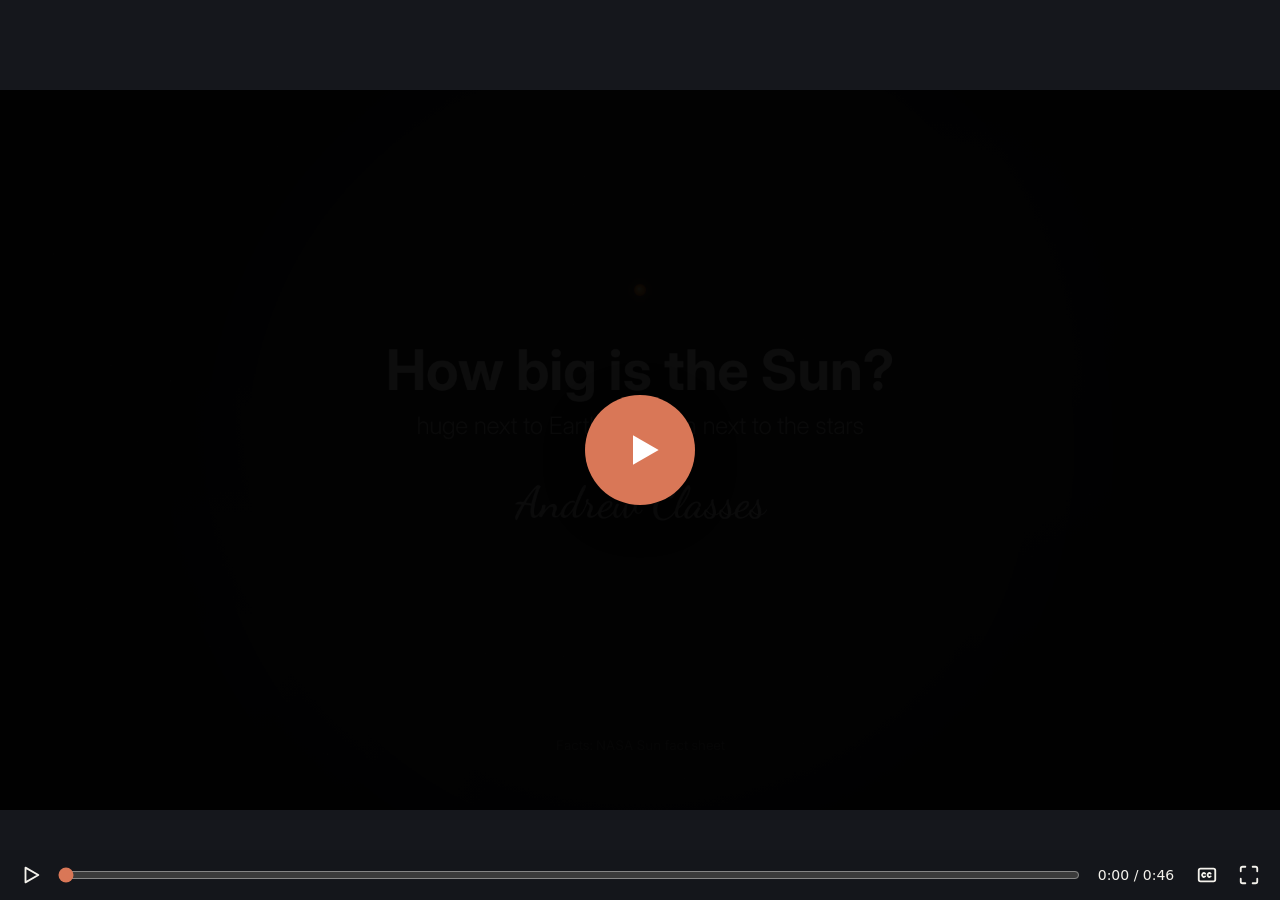
<file: video/khoa-hoc/how-big-is-the-sun-mat-troi-to-co-nao/index.html>
<!DOCTYPE html>
<html lang="en">
<head>
<meta charset="utf-8">
<meta name="viewport" content="width=device-width,initial-scale=1">
<meta name="robots" content="noindex">
<meta name="mydocument:id" content="video/khoa-hoc/how-big-is-the-sun-mat-troi-to-co-nao">
<title>How big is the Sun? (Mặt Trời to cỡ nào)</title>
<!-- Trình phát CHUNG của thẻ Phim vẽ (myStudio v0.6.0) — dùng cho mọi phong cách:
     khung ẩn nạp trang phim (window.DUR / READY / render(t), cùng nguồn) ⇒ đồng hồ chính = tệp âm thanh đã trộn,
     mỗi khung gọi render(t). Ở app: phim = index.html, am = mix.wav. Trên myDocument: phim = phim.html, am = am-thanh.mp3.
     Tuỳ chọn link: ?t=N  ?cc=0. Nhận lệnh trang mẹ {lenh:'play'|'pause'|'seek', t}; báo ready/play/pause/progress/ended.
     v0.17.0 CHẾ ĐỘ MP4 (phim dùng bộ vẽ ảnh — Anime / Chì màu / CARTOON 1, thầy chốt 29/10): CFG.video = 'phim.mp4' ⇒ thẻ <video> thay khung
     phim + <audio>, và CHÍNH video làm đồng hồ (cùng API: currentTime/play/pause/readyState/seeking) ⇒ khoá tua, chờ nạp, ready/progress/ended
     giữ nguyên; phụ đề đã in sẵn trong hình (nút CC ẩn). Bản web vẽ lại phim nặng 20 MB/225 tệp, chờ 79 s ⇒ MP4 phát ngay khi đang tải. -->
<style>
  :root{--bg:#15171c;--ink:#f4f2ec;--accent:#d97757;--bar:rgba(20,22,28,.78)}
  *{box-sizing:border-box;margin:0}
  html,body{height:100%;background:var(--bg);color:var(--ink);font-family:'Segoe UI',system-ui,sans-serif;overflow:hidden}
  #khung{position:relative;width:100%;height:100%;overflow:hidden}
  #san{position:absolute;left:50%;top:50%;transform-origin:0 0;cursor:pointer}
  #san iframe{display:block;border:0;pointer-events:none;background:#f4f3ef}
  #san video{display:block;border:0;pointer-events:none;background:#000;object-fit:contain}
  #nut-lon{position:absolute;inset:0;margin:auto;width:110px;height:110px;border-radius:50%;border:0;cursor:pointer;
    background:var(--accent);box-shadow:0 10px 40px rgba(0,0,0,.35);display:grid;place-items:center;transition:transform .2s cubic-bezier(.22,.9,.3,1)}
  #nut-lon:hover{transform:scale(1.06)}
  #nut-lon svg{width:44px;height:44px;margin-left:8px;fill:#fff}
  .an{display:none!important}
  #thanh{position:absolute;left:0;right:0;bottom:0;display:flex;align-items:center;gap:12px;padding:10px 16px;background:var(--bar);opacity:0;transition:opacity .25s}
  #khung:hover #thanh,#khung.dung #thanh{opacity:1}
  #thanh button{background:none;border:0;color:var(--ink);cursor:pointer;padding:4px;display:grid;place-items:center;border-radius:8px}
  #thanh button:hover{background:rgba(255,255,255,.12)}
  #thanh svg{width:22px;height:22px;stroke:currentColor;fill:none;stroke-width:2;stroke-linecap:round;stroke-linejoin:round}
  #tua{flex:1;accent-color:var(--accent);cursor:pointer}
  #gio{font-variant-numeric:tabular-nums;font-size:14px;min-width:88px;text-align:center}
  #cc.tat{opacity:.45}
  #dang-tai{position:absolute;inset:0;display:grid;place-items:center;font-size:18px;color:#bbb}
  #dang-tai .xoay{width:46px;height:46px;border-radius:50%;border:4px solid rgba(14,124,110,.22);border-top-color:#0E7C6E;animation:xoay .8s linear infinite}
  @keyframes xoay{to{transform:rotate(360deg)}}
</style>
<script src="/_chung/chan-phim.js?v=1"></script>
</head>
<body>
<div id="khung" class="dung">
  <div id="san"><iframe id="phim" title="film"></iframe></div>
  <div id="dang-tai"><span class="xoay" aria-label="Loading"></span></div>
  <button id="nut-lon" class="an" aria-label="Play"><svg viewBox="0 0 24 24"><path d="M6 4l14 8-14 8z"/></svg></button>
  <div id="thanh">
    <button id="choi" aria-label="Play/Pause"><svg viewBox="0 0 24 24"><polygon points="6 4 20 12 6 20 6 4"/></svg></button>
    <input id="tua" type="range" min="0" max="1000" value="0" aria-label="Seek">
    <span id="gio">0:00 / 0:00</span>
    <button id="cc" aria-label="Subtitles"><svg viewBox="0 0 24 24"><rect x="3" y="5" width="18" height="14" rx="2"/><path d="M10 10.5a2 2 0 1 0 0 3M16 10.5a2 2 0 1 0 0 3"/></svg></button>
    <button id="to" aria-label="Fullscreen"><svg viewBox="0 0 24 24"><path d="M8 3H5a2 2 0 0 0-2 2v3M21 8V5a2 2 0 0 0-2-2h-3M3 16v3a2 2 0 0 0 2 2h3M16 21h3a2 2 0 0 0 2-2v-3"/></svg></button>
  </div>
</div>
<audio id="am" preload="auto"></audio>
<script src="../../../_chung/nhung.js"></script>
<script>
(function () {
  var CFG = { phim: 'phim.html', am: 'am-thanh.mp3', w: 1920, h: 1080, video: '', poster: '', dur: '' };
  var MD = window.MyDocument || { nhung: false, q: new URLSearchParams(location.search), emit: function () {}, onLenh: function () {} };
  var Q = new URLSearchParams(location.search);
  var $ = function (id) { return document.getElementById(id); };
  var am = $('am'), fr = $('phim'), san = $('san'), khung = $('khung');
  var W = +Q.get('w') || CFG.w, H = +Q.get('h') || CFG.h;
  var PLAY = '<polygon points="6 4 20 12 6 20 6 4"/>', PAUSE = '<rect x="6" y="4" width="4" height="16"/><rect x="14" y="4" width="4" height="16"/>';
  var P = null, DUR = 0, daChoi = false, tCuoi = -1, baoLuc = -1, cc = Q.get('cc') !== '0';
  // v0.12.3 (thầy chốt 28/10/2026) — KHOÁ TUA: trang mẹ (trang bài học sinh myLesson) gửi {lenh:'khoaTua', t: giây xem liền xa nhất}
  // ⇒ không tua/kéo quá mốc đó (kéo lên thì chấm đang phát nhảy về mốc); t = null ⇒ mở khoá (em đã xem hết). Mở riêng = không khoá.
  var TUA_MAX = Infinity;
  // v0.17.0 chế độ MP4: chỗ giữ '__VIDEO__' chưa thay (máy chủ xem thử trong app) = tắt
  var VID = Q.get('video') || (CFG.video.indexOf('__') === 0 ? '' : CFG.video);
  if (VID) {
    var vd = document.createElement('video');
    vd.id = 'am'; vd.preload = 'auto'; vd.playsInline = true; vd.setAttribute('playsinline', ''); vd.setAttribute('webkit-playsinline', '');
    if (CFG.poster && CFG.poster.indexOf('__') !== 0) vd.poster = CFG.poster;
    san.replaceChild(vd, fr); am.parentNode.removeChild(am);
    am = vd; fr = vd; $('cc').classList.add('an');
  }
  fr.width = W; fr.height = H;
  function vua() { var k = Math.min(khung.clientWidth / W, khung.clientHeight / H); san.style.transform = 'scale(' + k + ') translate(-50%,-50%)'; }
  addEventListener('resize', vua); vua();
  var fmt = function (s) { s = Math.max(0, Math.floor(s)); return Math.floor(s / 60) + ':' + String(s % 60).padStart(2, '0'); };
  function ve(t) {
    if (!P || t === tCuoi) return; tCuoi = t;
    try { P.render(t); } catch (e) { console.error(e); }
    $('tua').value = Math.round(t / DUR * 1000); $('gio').textContent = fmt(t) + ' / ' + fmt(DUR);
  }
  function datPhuDe() { if (P && P.setSubs) { try { P.setSubs(cc); } catch (_) {} } $('cc').classList.toggle('tat', !cc); tCuoi = -1; }
  if (VID) am.src = VID;
  else {
    fr.src = (Q.get('phim') || CFG.phim) + (/\?/.test(Q.get('phim') || CFG.phim) ? '&' : '?') + 'nhung=1';
    am.src = Q.get('am') || CFG.am;
  }
  // chờ trang phim sẵn sàng (window.READY) — mốc tuyệt đối 180 s, không treo vào rAF.
  // Chế độ MP4: "trang phim" giả — sẵn sàng khi video biết độ dài; render() không làm gì (hình do chính video vẽ).
  var batDau = Date.now();
  (function cho() {
    var w = null;
    // iPhone Safari không tải trước video khi chưa có cú bấm ⇒ dùng độ dài biết sẵn (CFG.dur) để sẵn sàng ngay, có siêu dữ liệu thì lấy số thật
    if (VID) { var dV = isFinite(am.duration) && am.duration > 0 ? am.duration : parseFloat(CFG.dur) || 0; if (dV > 0) w = { READY: true, DUR: dV, render: function () {} }; }
    else { try { w = fr.contentWindow; } catch (_) {} }
    if (w && w.READY && typeof w.render === 'function') {
      P = w; DUR = +w.DUR || am.duration || 0;
      datPhuDe();
      var tBia = DUR - 0.1; if (P.setSubs) P.setSubs(false); try { P.render(tBia); } catch (_) {} if (P.setSubs) P.setSubs(cc);
      $('gio').textContent = '0:00 / ' + fmt(DUR);
      $('dang-tai').classList.add('an'); $('nut-lon').classList.remove('an');
      var t0 = Math.min(DUR - 1, Math.max(0, +Q.get('t') || 0)); if (t0) am.currentTime = t0;
      MD.emit('ready', { tong: DUR });
      return;
    }
    if (Date.now() - batDau > 180000) { $('dang-tai').textContent = 'Could not load the film.'; return; }
    setTimeout(cho, 150);
  })();
  function choi() {
    if (!P) return; daChoi = true; tCuoi = -1; if (am.ended || am.currentTime >= DUR - 0.05) am.currentTime = 0;
    if (VID) { am.play(); return; }   // video tự hiện khung đúng giây; vòng xoay theo 'waiting' / 'playing' (dưới)
    // v0.18.1 (31/10/2026) — PHÁT NGAY trong cú bấm: iPhone/iPad (và vài Android) CHỈ tải tiếng sau lệnh play() ⇒ chờ `canplay`
    // trước khi play như v0.12.4 = vòng xoay quay mãi. Hình vẽ theo am.currentTime (đứng ở giây cũ khi tiếng chưa tới) ⇒ hình + tiếng
    // vẫn ra cùng lúc; vòng xoay hiện khi tiếng chưa đủ, tắt ở 'playing' (dưới).
    if (am.readyState < 3) { $('dang-tai').classList.remove('an'); $('nut-lon').classList.add('an'); }
    tCuoi = -1; ve(am.currentTime);
    var hua = am.play(); if (hua && hua.catch) hua.catch(function () { $('dang-tai').classList.add('an'); if (am.paused) $('nut-lon').classList.remove('an'); });
  }
  function dung() { am.pause(); }
  function doi() { am.paused ? choi() : dung(); }
  am.addEventListener('play', function () { $('nut-lon').classList.add('an'); khung.classList.remove('dung'); $('choi').querySelector('svg').innerHTML = PAUSE; MD.emit('play', { t: am.currentTime }); });
  am.addEventListener('pause', function () { khung.classList.add('dung'); $('choi').querySelector('svg').innerHTML = PLAY; if (!am.ended) MD.emit('pause', { t: am.currentTime }); });
  am.addEventListener('ended', function () { $('nut-lon').classList.remove('an'); MD.emit('ended'); });
  // v0.18.1 — vòng xoay khi tiếng đang tải (lúc đầu hoặc mạng chậm giữa chừng); dừng/đang phát ⇒ tắt
  am.addEventListener('waiting', function () { if (daChoi && !am.paused) $('dang-tai').classList.remove('an'); });
  am.addEventListener('playing', function () { $('dang-tai').classList.add('an'); });
  am.addEventListener('pause', function () { $('dang-tai').classList.add('an'); });
  if (VID) {   // chế độ MP4: vòng xoay khi video đang chờ tải thêm; độ dài thật khi có siêu dữ liệu
    am.addEventListener('waiting', function () { if (daChoi) $('dang-tai').classList.remove('an'); });
    am.addEventListener('playing', function () { $('dang-tai').classList.add('an'); });
    am.addEventListener('loadedmetadata', function () { if (P && isFinite(am.duration) && am.duration > 0) { DUR = am.duration; if (!daChoi) $('gio').textContent = '0:00 / ' + fmt(DUR); } });
  }
  // vẽ: rAF khi đang xem (chỉ là hình — việc bắt buộc không treo vào đây)
  (function vong() {
    if (daChoi && P) {
      var t = Math.min(DUR, am.currentTime); ve(t);
      var s = Math.floor(t);
      if (!am.paused && s !== baoLuc) { baoLuc = s; MD.emit('progress', { t: +t.toFixed(1), tong: DUR, pct: Math.round(t / DUR * 100) }); }
    }
    requestAnimationFrame(vong);
  })();
  function tuaToi(t) { if (!P) return; daChoi = true; t = Math.max(0, Math.min(DUR, TUA_MAX, +t)); am.currentTime = t; tCuoi = -1; ve(t); }
  am.addEventListener('seeking', function () { if (am.currentTime > TUA_MAX + 0.3) am.currentTime = TUA_MAX; });   // mọi đường tua khác
  $('nut-lon').onclick = choi; san.onclick = doi; $('choi').onclick = doi;
  $('tua').oninput = function (e) { tuaToi(e.target.value / 1000 * DUR); };
  $('cc').onclick = function () { cc = !cc; datPhuDe(); };
  $('to').onclick = function () { if (document.fullscreenElement) document.exitFullscreen(); else if (khung.requestFullscreen) khung.requestFullscreen(); };
  addEventListener('keydown', function (e) { if (e.code === 'Space') { e.preventDefault(); doi(); } });
  // lệnh từ trang mẹ: myDocument (nhung.js) hoặc app myStudio (postMessage thẳng)
  MD.onLenh(function (lenh, m) { if (lenh === 'play') choi(); else if (lenh === 'pause') dung(); else if (lenh === 'seek' && m.t != null) tuaToi(m.t);
    else if (lenh === 'khoaTua') TUA_MAX = (m.t == null || !isFinite(+m.t)) ? Infinity : Math.max(0, +m.t); });
  // v0.12.0 NGHE THỬ BẢNG CHỈNH TIẾNG (chỉ trong app myStudio): trang mẹ gửi {lenh:'tron', cai} ⇒ tắt tiếng mix.wav, phát 3 tiếng
  // riêng tron/*.flac qua WebAudio; đồng hồ vẫn là <audio> (đã tắt tiếng). Công thức nhạc GIỐNG HỆT tron-lai.py (nhac_xu_ly).
  var TR = null, napDo = null;
  function db(x) { return Math.pow(10, x / 20); }
  function baoMe(o) { try { parent.postMessage(Object.assign({ su: 'tron' }, o), '*'); } catch (_) {} }
  function napTron() {
    if (napDo) return napDo;
    napDo = (async function () {
      var ctx = new (window.AudioContext || window.webkitAudioContext)();
      var j = await (await fetch('tron/tron.json', { cache: 'no-store' })).json();
      var lay = function (ten) { return fetch('tron/' + ten + '.flac', { cache: 'no-store' }).then(function (r) { if (!r.ok) throw new Error('thiếu ' + ten); return r.arrayBuffer(); }).then(function (b) { return ctx.decodeAudioData(b); }); };
      var b = await Promise.all([lay('giong'), lay('nhac'), lay('tieng')]);
      var g = {}; ['giong', 'nhac', 'tieng'].forEach(function (k) { g[k] = ctx.createGain(); g[k].connect(ctx.destination); });
      TR = { ctx: ctx, j: j, buf: { giong: b[0], nhac: b[1], tieng: b[2] }, nhacXl: null, khoaNhac: '', g: g, nguon: [], cai: null, t0: 0 };
    })();
    napDo.catch(function () { napDo = null; });
    return napDo;
  }
  function tronNhac(cai) {   // nhạc × (1 − (1 − db(−duck)) × env) × vào × ra — env nội suy tuyến tính như np.interp
    var key = [cai.duck, cai.vao, cai.ra].join('|'); if (TR.nhacXl && TR.khoaNhac === key) return;
    var src = TR.buf.nhac, sr = src.sampleRate, n = src.length, env = TR.j.env || [], hz = +TR.j.hz || 20, L = env.length;
    var dd = 1 - db(-cai.duck), dur = n / sr, gain = new Float32Array(n), i, c;
    for (i = 0; i < n; i++) {
      var t = i / sr, x = t * hz, k = Math.floor(x), e = !L ? 0 : k >= L - 1 ? env[L - 1] : env[k] + (env[k + 1] - env[k]) * (x - k);
      var v = 1 - dd * e;
      if (cai.vao > 0) v *= Math.min(1, t / cai.vao);
      if (cai.ra > 0) v *= Math.max(0, Math.min(1, (dur - t) / cai.ra));
      gain[i] = v;
    }
    var out = TR.ctx.createBuffer(src.numberOfChannels, n, sr);
    for (c = 0; c < src.numberOfChannels; c++) { var a = src.getChannelData(c), o = out.getChannelData(c); for (i = 0; i < n; i++) o[i] = a[i] * gain[i]; }
    TR.nhacXl = out; TR.khoaNhac = key;
  }
  function datMuc() {
    var c = TR.cai, m = TR.j.muc || {};
    TR.g.giong.gain.value = (+m.giong || 1) * db(c.giong); TR.g.nhac.gain.value = (+m.nhac || 1) * db(c.nhac);
    TR.g.tieng.gain.value = c.tiengDong ? (+m.tieng || 1) * db(c.tieng) : 0;
  }
  function tatNguon() { if (!TR) return; TR.nguon.forEach(function (x) { try { x.stop(); } catch (_) {} }); TR.nguon = []; }
  function batNguon() {
    if (!TR || !TR.cai || am.paused) return;
    tatNguon(); if (TR.ctx.state === 'suspended') TR.ctx.resume();
    var t = am.currentTime; TR.t0 = TR.ctx.currentTime - t;
    [['giong', TR.buf.giong], ['nhac', TR.nhacXl], ['tieng', TR.buf.tieng]].forEach(function (x) {
      if (t >= x[1].duration) return;
      var s = TR.ctx.createBufferSource(); s.buffer = x[1]; s.connect(TR.g[x[0]]); s.start(0, t); TR.nguon.push(s);
    });
  }
  async function batTron(cai) {
    try {
      if (!TR) { baoMe({ tt: 'dang-tai' }); await napTron(); }
      var doi = !TR.cai || [TR.cai.duck, TR.cai.vao, TR.cai.ra].join('|') !== [cai.duck, cai.vao, cai.ra].join('|');
      TR.cai = cai; tronNhac(cai); datMuc(); am.muted = true;
      if (doi || !TR.nguon.length) batNguon();
      baoMe({ tt: 'san' });
    } catch (e) { tatTron(); baoMe({ tt: 'loi', chu: String((e && e.message) || e) }); }
  }
  function tatTron() { tatNguon(); if (TR) TR.cai = null; am.muted = false; }
  am.addEventListener('play', batNguon);
  am.addEventListener('pause', tatNguon);
  am.addEventListener('seeked', function () { if (TR && TR.cai && !am.paused) batNguon(); });
  setInterval(function () {   // giữ 3 tiếng khớp đồng hồ (lệch > 0,12 s ⇒ phát lại từ đúng chỗ)
    if (TR && TR.cai && !am.paused && TR.nguon.length && Math.abs((TR.ctx.currentTime - TR.t0) - am.currentTime) > 0.12) batNguon();
  }, 1000);
  if (!window.MyDocument) addEventListener('message', function (e) {
    var m = e.data || {}; if (m.lenh === 'play') choi(); else if (m.lenh === 'pause') dung(); else if (m.lenh === 'seek' && m.t != null) tuaToi(m.t);
    else if (m.lenh === 'tron' && m.cai) batTron(m.cai); else if (m.lenh === 'tron-tat') tatTron();
  });
  window.__xem = { tuaToi: tuaToi, choi: choi, dung: dung, batTron: batTron, tatTron: tatTron,
    tron: function () { return TR && { nguon: TR.nguon.length, cai: TR.cai, ctx: TR.ctx.state, lech: TR.cai ? +((TR.ctx.currentTime - TR.t0) - am.currentTime).toFixed(3) : null }; } };
})();
</script>
</body>
</html>
</file>
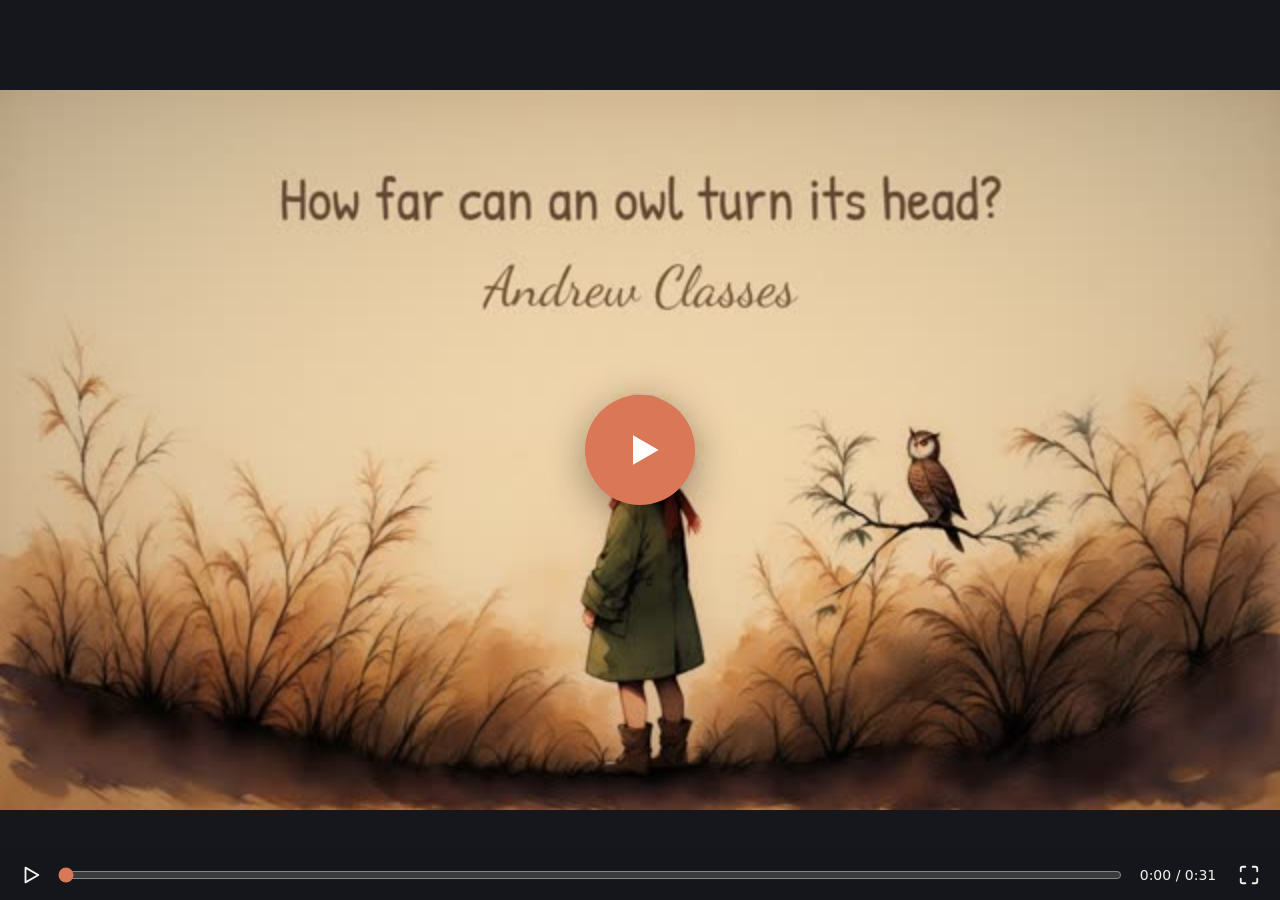
<file: video/khoa-hoc/how-far-can-an-owl-turn-its-head-cu-quay/index.html>
<!DOCTYPE html>
<html lang="en">
<head>
<meta charset="utf-8">
<meta name="viewport" content="width=device-width,initial-scale=1">
<meta name="robots" content="noindex">
<meta name="mydocument:id" content="video/khoa-hoc/how-far-can-an-owl-turn-its-head-cu-quay">
<title>How far can an owl turn its head? (Cú quay đầu được bao xa)</title>
<!-- Trình phát CHUNG của thẻ Phim vẽ (myStudio v0.6.0) — dùng cho mọi phong cách:
     khung ẩn nạp trang phim (window.DUR / READY / render(t), cùng nguồn) ⇒ đồng hồ chính = tệp âm thanh đã trộn,
     mỗi khung gọi render(t). Ở app: phim = index.html, am = mix.wav. Trên myDocument: phim = phim.html, am = am-thanh.mp3.
     Tuỳ chọn link: ?t=N  ?cc=0. Nhận lệnh trang mẹ {lenh:'play'|'pause'|'seek', t}; báo ready/play/pause/progress/ended.
     v0.17.0 CHẾ ĐỘ MP4 (phim dùng bộ vẽ ảnh — Anime / Chì màu / CARTOON 1, thầy chốt 29/10): CFG.video = 'phim.mp4' ⇒ thẻ <video> thay khung
     phim + <audio>, và CHÍNH video làm đồng hồ (cùng API: currentTime/play/pause/readyState/seeking) ⇒ khoá tua, chờ nạp, ready/progress/ended
     giữ nguyên; phụ đề đã in sẵn trong hình (nút CC ẩn). Bản web vẽ lại phim nặng 20 MB/225 tệp, chờ 79 s ⇒ MP4 phát ngay khi đang tải. -->
<style>
  :root{--bg:#15171c;--ink:#f4f2ec;--accent:#d97757;--bar:rgba(20,22,28,.78)}
  *{box-sizing:border-box;margin:0}
  html,body{height:100%;background:var(--bg);color:var(--ink);font-family:'Segoe UI',system-ui,sans-serif;overflow:hidden}
  #khung{position:relative;width:100%;height:100%;overflow:hidden}
  #san{position:absolute;left:50%;top:50%;transform-origin:0 0;cursor:pointer}
  #san iframe{display:block;border:0;pointer-events:none;background:#f4f3ef}
  #san video{display:block;border:0;pointer-events:none;background:#000;object-fit:contain}
  #nut-lon{position:absolute;inset:0;margin:auto;width:110px;height:110px;border-radius:50%;border:0;cursor:pointer;
    background:var(--accent);box-shadow:0 10px 40px rgba(0,0,0,.35);display:grid;place-items:center;transition:transform .2s cubic-bezier(.22,.9,.3,1)}
  #nut-lon:hover{transform:scale(1.06)}
  #nut-lon svg{width:44px;height:44px;margin-left:8px;fill:#fff}
  .an{display:none!important}
  #thanh{position:absolute;left:0;right:0;bottom:0;display:flex;align-items:center;gap:12px;padding:10px 16px;background:var(--bar);opacity:0;transition:opacity .25s}
  #khung:hover #thanh,#khung.dung #thanh{opacity:1}
  #thanh button{background:none;border:0;color:var(--ink);cursor:pointer;padding:4px;display:grid;place-items:center;border-radius:8px}
  #thanh button:hover{background:rgba(255,255,255,.12)}
  #thanh svg{width:22px;height:22px;stroke:currentColor;fill:none;stroke-width:2;stroke-linecap:round;stroke-linejoin:round}
  #tua{flex:1;accent-color:var(--accent);cursor:pointer}
  #gio{font-variant-numeric:tabular-nums;font-size:14px;min-width:88px;text-align:center}
  #cc.tat{opacity:.45}
  #dang-tai{position:absolute;inset:0;display:grid;place-items:center;font-size:18px;color:#bbb}
  #dang-tai .xoay{width:46px;height:46px;border-radius:50%;border:4px solid rgba(14,124,110,.22);border-top-color:#0E7C6E;animation:xoay .8s linear infinite}
  @keyframes xoay{to{transform:rotate(360deg)}}
</style>
<script src="/_chung/chan-phim.js?v=1"></script>
</head>
<body>
<div id="khung" class="dung">
  <div id="san"><iframe id="phim" title="film"></iframe></div>
  <div id="dang-tai"><span class="xoay" aria-label="Loading"></span></div>
  <button id="nut-lon" class="an" aria-label="Play"><svg viewBox="0 0 24 24"><path d="M6 4l14 8-14 8z"/></svg></button>
  <div id="thanh">
    <button id="choi" aria-label="Play/Pause"><svg viewBox="0 0 24 24"><polygon points="6 4 20 12 6 20 6 4"/></svg></button>
    <input id="tua" type="range" min="0" max="1000" value="0" aria-label="Seek">
    <span id="gio">0:00 / 0:00</span>
    <button id="cc" aria-label="Subtitles"><svg viewBox="0 0 24 24"><rect x="3" y="5" width="18" height="14" rx="2"/><path d="M10 10.5a2 2 0 1 0 0 3M16 10.5a2 2 0 1 0 0 3"/></svg></button>
    <button id="to" aria-label="Fullscreen"><svg viewBox="0 0 24 24"><path d="M8 3H5a2 2 0 0 0-2 2v3M21 8V5a2 2 0 0 0-2-2h-3M3 16v3a2 2 0 0 0 2 2h3M16 21h3a2 2 0 0 0 2-2v-3"/></svg></button>
  </div>
</div>
<audio id="am" preload="auto"></audio>
<script src="../../../_chung/nhung.js"></script>
<script>
(function () {
  var CFG = { phim: '', am: '', w: 1920, h: 1080, video: 'phim.mp4', poster: 'poster.jpg', dur: '31' };
  var MD = window.MyDocument || { nhung: false, q: new URLSearchParams(location.search), emit: function () {}, onLenh: function () {} };
  var Q = new URLSearchParams(location.search);
  var $ = function (id) { return document.getElementById(id); };
  var am = $('am'), fr = $('phim'), san = $('san'), khung = $('khung');
  var W = +Q.get('w') || CFG.w, H = +Q.get('h') || CFG.h;
  var PLAY = '<polygon points="6 4 20 12 6 20 6 4"/>', PAUSE = '<rect x="6" y="4" width="4" height="16"/><rect x="14" y="4" width="4" height="16"/>';
  var P = null, DUR = 0, daChoi = false, tCuoi = -1, baoLuc = -1, cc = Q.get('cc') !== '0';
  // v0.12.3 (thầy chốt 28/10/2026) — KHOÁ TUA: trang mẹ (trang bài học sinh myLesson) gửi {lenh:'khoaTua', t: giây xem liền xa nhất}
  // ⇒ không tua/kéo quá mốc đó (kéo lên thì chấm đang phát nhảy về mốc); t = null ⇒ mở khoá (em đã xem hết). Mở riêng = không khoá.
  var TUA_MAX = Infinity;
  // v0.17.0 chế độ MP4: chỗ giữ '__VIDEO__' chưa thay (máy chủ xem thử trong app) = tắt
  var VID = Q.get('video') || (CFG.video.indexOf('__') === 0 ? '' : CFG.video);
  if (VID) {
    var vd = document.createElement('video');
    vd.id = 'am'; vd.preload = 'auto'; vd.playsInline = true; vd.setAttribute('playsinline', ''); vd.setAttribute('webkit-playsinline', '');
    if (CFG.poster && CFG.poster.indexOf('__') !== 0) vd.poster = CFG.poster;
    san.replaceChild(vd, fr); am.parentNode.removeChild(am);
    am = vd; fr = vd; $('cc').classList.add('an');
  }
  fr.width = W; fr.height = H;
  function vua() { var k = Math.min(khung.clientWidth / W, khung.clientHeight / H); san.style.transform = 'scale(' + k + ') translate(-50%,-50%)'; }
  addEventListener('resize', vua); vua();
  var fmt = function (s) { s = Math.max(0, Math.floor(s)); return Math.floor(s / 60) + ':' + String(s % 60).padStart(2, '0'); };
  function ve(t) {
    if (!P || t === tCuoi) return; tCuoi = t;
    try { P.render(t); } catch (e) { console.error(e); }
    $('tua').value = Math.round(t / DUR * 1000); $('gio').textContent = fmt(t) + ' / ' + fmt(DUR);
  }
  function datPhuDe() { if (P && P.setSubs) { try { P.setSubs(cc); } catch (_) {} } $('cc').classList.toggle('tat', !cc); tCuoi = -1; }
  if (VID) am.src = VID;
  else {
    fr.src = (Q.get('phim') || CFG.phim) + (/\?/.test(Q.get('phim') || CFG.phim) ? '&' : '?') + 'nhung=1';
    am.src = Q.get('am') || CFG.am;
  }
  // chờ trang phim sẵn sàng (window.READY) — mốc tuyệt đối 180 s, không treo vào rAF.
  // Chế độ MP4: "trang phim" giả — sẵn sàng khi video biết độ dài; render() không làm gì (hình do chính video vẽ).
  var batDau = Date.now();
  (function cho() {
    var w = null;
    // iPhone Safari không tải trước video khi chưa có cú bấm ⇒ dùng độ dài biết sẵn (CFG.dur) để sẵn sàng ngay, có siêu dữ liệu thì lấy số thật
    if (VID) { var dV = isFinite(am.duration) && am.duration > 0 ? am.duration : parseFloat(CFG.dur) || 0; if (dV > 0) w = { READY: true, DUR: dV, render: function () {} }; }
    else { try { w = fr.contentWindow; } catch (_) {} }
    if (w && w.READY && typeof w.render === 'function') {
      P = w; DUR = +w.DUR || am.duration || 0;
      datPhuDe();
      var tBia = DUR - 0.1; if (P.setSubs) P.setSubs(false); try { P.render(tBia); } catch (_) {} if (P.setSubs) P.setSubs(cc);
      $('gio').textContent = '0:00 / ' + fmt(DUR);
      $('dang-tai').classList.add('an'); $('nut-lon').classList.remove('an');
      var t0 = Math.min(DUR - 1, Math.max(0, +Q.get('t') || 0)); if (t0) am.currentTime = t0;
      MD.emit('ready', { tong: DUR });
      return;
    }
    if (Date.now() - batDau > 180000) { $('dang-tai').textContent = 'Could not load the film.'; return; }
    setTimeout(cho, 150);
  })();
  function choi() {
    if (!P) return; daChoi = true; tCuoi = -1; if (am.ended || am.currentTime >= DUR - 0.05) am.currentTime = 0;
    if (VID) { am.play(); return; }   // video tự hiện khung đúng giây; vòng xoay theo 'waiting' / 'playing' (dưới)
    // v0.18.1 (31/10/2026) — PHÁT NGAY trong cú bấm: iPhone/iPad (và vài Android) CHỈ tải tiếng sau lệnh play() ⇒ chờ `canplay`
    // trước khi play như v0.12.4 = vòng xoay quay mãi. Hình vẽ theo am.currentTime (đứng ở giây cũ khi tiếng chưa tới) ⇒ hình + tiếng
    // vẫn ra cùng lúc; vòng xoay hiện khi tiếng chưa đủ, tắt ở 'playing' (dưới).
    if (am.readyState < 3) { $('dang-tai').classList.remove('an'); $('nut-lon').classList.add('an'); }
    tCuoi = -1; ve(am.currentTime);
    var hua = am.play(); if (hua && hua.catch) hua.catch(function () { $('dang-tai').classList.add('an'); if (am.paused) $('nut-lon').classList.remove('an'); });
  }
  function dung() { am.pause(); }
  function doi() { am.paused ? choi() : dung(); }
  am.addEventListener('play', function () { $('nut-lon').classList.add('an'); khung.classList.remove('dung'); $('choi').querySelector('svg').innerHTML = PAUSE; MD.emit('play', { t: am.currentTime }); });
  am.addEventListener('pause', function () { khung.classList.add('dung'); $('choi').querySelector('svg').innerHTML = PLAY; if (!am.ended) MD.emit('pause', { t: am.currentTime }); });
  am.addEventListener('ended', function () { $('nut-lon').classList.remove('an'); MD.emit('ended'); });
  // v0.18.1 — vòng xoay khi tiếng đang tải (lúc đầu hoặc mạng chậm giữa chừng); dừng/đang phát ⇒ tắt
  am.addEventListener('waiting', function () { if (daChoi && !am.paused) $('dang-tai').classList.remove('an'); });
  am.addEventListener('playing', function () { $('dang-tai').classList.add('an'); });
  am.addEventListener('pause', function () { $('dang-tai').classList.add('an'); });
  if (VID) {   // chế độ MP4: vòng xoay khi video đang chờ tải thêm; độ dài thật khi có siêu dữ liệu
    am.addEventListener('waiting', function () { if (daChoi) $('dang-tai').classList.remove('an'); });
    am.addEventListener('playing', function () { $('dang-tai').classList.add('an'); });
    am.addEventListener('loadedmetadata', function () { if (P && isFinite(am.duration) && am.duration > 0) { DUR = am.duration; if (!daChoi) $('gio').textContent = '0:00 / ' + fmt(DUR); } });
  }
  // vẽ: rAF khi đang xem (chỉ là hình — việc bắt buộc không treo vào đây)
  (function vong() {
    if (daChoi && P) {
      var t = Math.min(DUR, am.currentTime); ve(t);
      var s = Math.floor(t);
      if (!am.paused && s !== baoLuc) { baoLuc = s; MD.emit('progress', { t: +t.toFixed(1), tong: DUR, pct: Math.round(t / DUR * 100) }); }
    }
    requestAnimationFrame(vong);
  })();
  function tuaToi(t) { if (!P) return; daChoi = true; t = Math.max(0, Math.min(DUR, TUA_MAX, +t)); am.currentTime = t; tCuoi = -1; ve(t); }
  am.addEventListener('seeking', function () { if (am.currentTime > TUA_MAX + 0.3) am.currentTime = TUA_MAX; });   // mọi đường tua khác
  $('nut-lon').onclick = choi; san.onclick = doi; $('choi').onclick = doi;
  $('tua').oninput = function (e) { tuaToi(e.target.value / 1000 * DUR); };
  $('cc').onclick = function () { cc = !cc; datPhuDe(); };
  $('to').onclick = function () { if (document.fullscreenElement) document.exitFullscreen(); else if (khung.requestFullscreen) khung.requestFullscreen(); };
  addEventListener('keydown', function (e) { if (e.code === 'Space') { e.preventDefault(); doi(); } });
  // lệnh từ trang mẹ: myDocument (nhung.js) hoặc app myStudio (postMessage thẳng)
  MD.onLenh(function (lenh, m) { if (lenh === 'play') choi(); else if (lenh === 'pause') dung(); else if (lenh === 'seek' && m.t != null) tuaToi(m.t);
    else if (lenh === 'khoaTua') TUA_MAX = (m.t == null || !isFinite(+m.t)) ? Infinity : Math.max(0, +m.t); });
  // v0.12.0 NGHE THỬ BẢNG CHỈNH TIẾNG (chỉ trong app myStudio): trang mẹ gửi {lenh:'tron', cai} ⇒ tắt tiếng mix.wav, phát 3 tiếng
  // riêng tron/*.flac qua WebAudio; đồng hồ vẫn là <audio> (đã tắt tiếng). Công thức nhạc GIỐNG HỆT tron-lai.py (nhac_xu_ly).
  var TR = null, napDo = null;
  function db(x) { return Math.pow(10, x / 20); }
  function baoMe(o) { try { parent.postMessage(Object.assign({ su: 'tron' }, o), '*'); } catch (_) {} }
  function napTron() {
    if (napDo) return napDo;
    napDo = (async function () {
      var ctx = new (window.AudioContext || window.webkitAudioContext)();
      var j = await (await fetch('tron/tron.json', { cache: 'no-store' })).json();
      var lay = function (ten) { return fetch('tron/' + ten + '.flac', { cache: 'no-store' }).then(function (r) { if (!r.ok) throw new Error('thiếu ' + ten); return r.arrayBuffer(); }).then(function (b) { return ctx.decodeAudioData(b); }); };
      var b = await Promise.all([lay('giong'), lay('nhac'), lay('tieng')]);
      var g = {}; ['giong', 'nhac', 'tieng'].forEach(function (k) { g[k] = ctx.createGain(); g[k].connect(ctx.destination); });
      TR = { ctx: ctx, j: j, buf: { giong: b[0], nhac: b[1], tieng: b[2] }, nhacXl: null, khoaNhac: '', g: g, nguon: [], cai: null, t0: 0 };
    })();
    napDo.catch(function () { napDo = null; });
    return napDo;
  }
  function tronNhac(cai) {   // nhạc × (1 − (1 − db(−duck)) × env) × vào × ra — env nội suy tuyến tính như np.interp
    var key = [cai.duck, cai.vao, cai.ra].join('|'); if (TR.nhacXl && TR.khoaNhac === key) return;
    var src = TR.buf.nhac, sr = src.sampleRate, n = src.length, env = TR.j.env || [], hz = +TR.j.hz || 20, L = env.length;
    var dd = 1 - db(-cai.duck), dur = n / sr, gain = new Float32Array(n), i, c;
    for (i = 0; i < n; i++) {
      var t = i / sr, x = t * hz, k = Math.floor(x), e = !L ? 0 : k >= L - 1 ? env[L - 1] : env[k] + (env[k + 1] - env[k]) * (x - k);
      var v = 1 - dd * e;
      if (cai.vao > 0) v *= Math.min(1, t / cai.vao);
      if (cai.ra > 0) v *= Math.max(0, Math.min(1, (dur - t) / cai.ra));
      gain[i] = v;
    }
    var out = TR.ctx.createBuffer(src.numberOfChannels, n, sr);
    for (c = 0; c < src.numberOfChannels; c++) { var a = src.getChannelData(c), o = out.getChannelData(c); for (i = 0; i < n; i++) o[i] = a[i] * gain[i]; }
    TR.nhacXl = out; TR.khoaNhac = key;
  }
  function datMuc() {
    var c = TR.cai, m = TR.j.muc || {};
    TR.g.giong.gain.value = (+m.giong || 1) * db(c.giong); TR.g.nhac.gain.value = (+m.nhac || 1) * db(c.nhac);
    TR.g.tieng.gain.value = c.tiengDong ? (+m.tieng || 1) * db(c.tieng) : 0;
  }
  function tatNguon() { if (!TR) return; TR.nguon.forEach(function (x) { try { x.stop(); } catch (_) {} }); TR.nguon = []; }
  function batNguon() {
    if (!TR || !TR.cai || am.paused) return;
    tatNguon(); if (TR.ctx.state === 'suspended') TR.ctx.resume();
    var t = am.currentTime; TR.t0 = TR.ctx.currentTime - t;
    [['giong', TR.buf.giong], ['nhac', TR.nhacXl], ['tieng', TR.buf.tieng]].forEach(function (x) {
      if (t >= x[1].duration) return;
      var s = TR.ctx.createBufferSource(); s.buffer = x[1]; s.connect(TR.g[x[0]]); s.start(0, t); TR.nguon.push(s);
    });
  }
  async function batTron(cai) {
    try {
      if (!TR) { baoMe({ tt: 'dang-tai' }); await napTron(); }
      var doi = !TR.cai || [TR.cai.duck, TR.cai.vao, TR.cai.ra].join('|') !== [cai.duck, cai.vao, cai.ra].join('|');
      TR.cai = cai; tronNhac(cai); datMuc(); am.muted = true;
      if (doi || !TR.nguon.length) batNguon();
      baoMe({ tt: 'san' });
    } catch (e) { tatTron(); baoMe({ tt: 'loi', chu: String((e && e.message) || e) }); }
  }
  function tatTron() { tatNguon(); if (TR) TR.cai = null; am.muted = false; }
  am.addEventListener('play', batNguon);
  am.addEventListener('pause', tatNguon);
  am.addEventListener('seeked', function () { if (TR && TR.cai && !am.paused) batNguon(); });
  setInterval(function () {   // giữ 3 tiếng khớp đồng hồ (lệch > 0,12 s ⇒ phát lại từ đúng chỗ)
    if (TR && TR.cai && !am.paused && TR.nguon.length && Math.abs((TR.ctx.currentTime - TR.t0) - am.currentTime) > 0.12) batNguon();
  }, 1000);
  if (!window.MyDocument) addEventListener('message', function (e) {
    var m = e.data || {}; if (m.lenh === 'play') choi(); else if (m.lenh === 'pause') dung(); else if (m.lenh === 'seek' && m.t != null) tuaToi(m.t);
    else if (m.lenh === 'tron' && m.cai) batTron(m.cai); else if (m.lenh === 'tron-tat') tatTron();
  });
  window.__xem = { tuaToi: tuaToi, choi: choi, dung: dung, batTron: batTron, tatTron: tatTron,
    tron: function () { return TR && { nguon: TR.nguon.length, cai: TR.cai, ctx: TR.ctx.state, lech: TR.cai ? +((TR.ctx.currentTime - TR.t0) - am.currentTime).toFixed(3) : null }; } };
})();
</script>
</body>
</html>
</file>
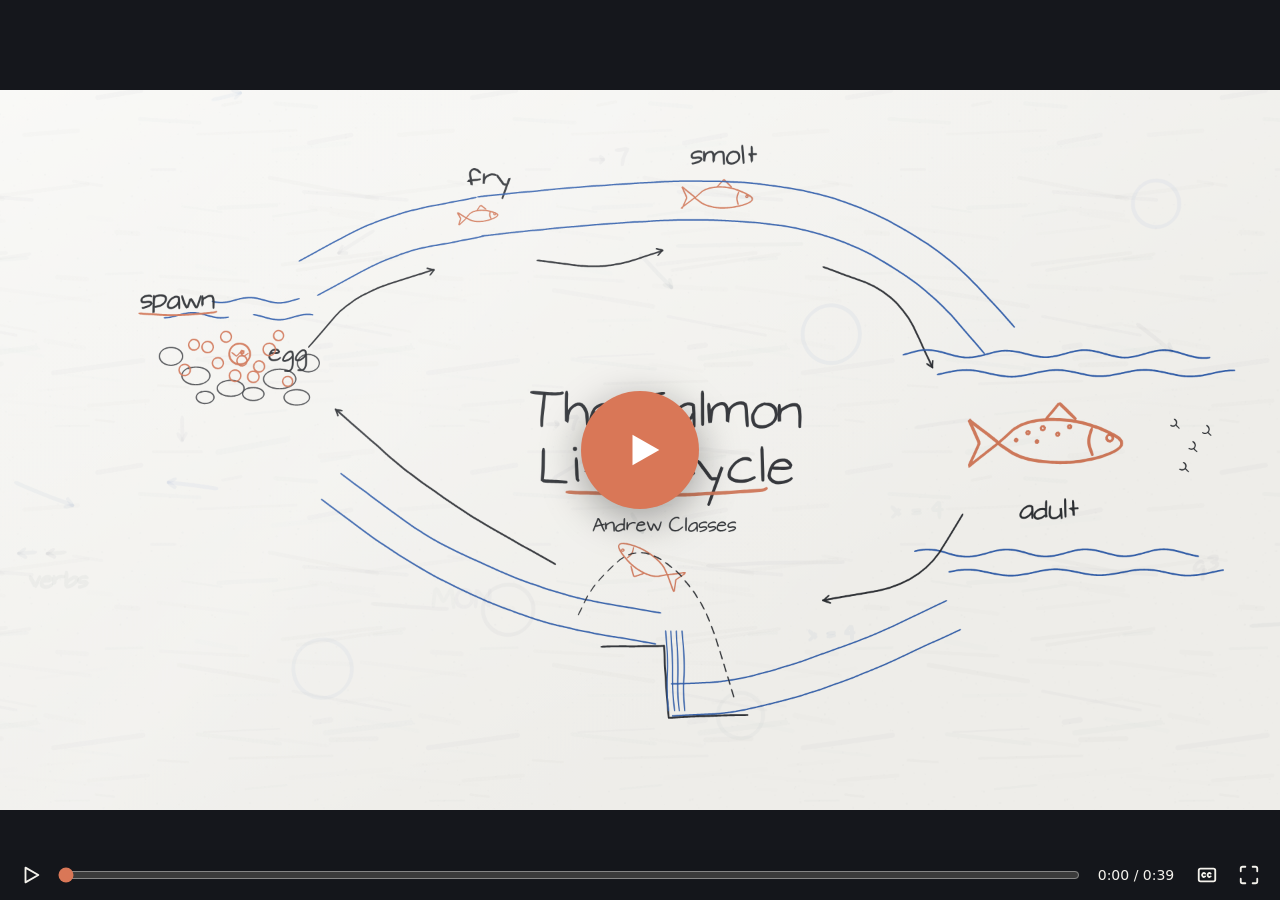
<file: video/khoa-hoc/salmon-life-cycle/index.html>
<!DOCTYPE html>
<html lang="en">
<head>
<meta charset="utf-8">
<meta name="viewport" content="width=device-width,initial-scale=1">
<meta name="robots" content="noindex">
<meta name="mydocument:id" content="video/khoa-hoc/salmon-life-cycle">
<title>The Salmon Life Cycle</title>
<!-- Phim vẽ bằng code (phong cách bảng trắng, thư viện Lemo-Opuscar): film.js vẽ khung hình tại giây t lên canvas,
     đồng hồ chính = am-thanh.mp3 (giọng Teacher Andrew + nhạc + tiếng bút đã trộn sẵn). Tuỳ chọn link: ?t=N  ?cc=0 -->
<style>
  @font-face{font-family:'AD';src:url(fonts/ArchitectsDaughter-Regular.ttf)}
  :root{--bg:#15171c;--ink:#f4f2ec;--accent:#d97757;--bar:rgba(20,22,28,.78)}
  *{box-sizing:border-box;margin:0}
  html,body{height:100%;background:var(--bg);color:var(--ink);font-family:'Segoe UI',system-ui,sans-serif;overflow:hidden}
  #khung{position:relative;width:100%;height:100%;display:grid;place-items:center}
  #c{display:block;width:min(100vw,177.78vh);height:auto;aspect-ratio:16/9;background:#f4f3ef;cursor:pointer}
  #nut-lon{position:absolute;inset:0;margin:auto;width:118px;height:118px;border-radius:50%;border:0;cursor:pointer;
    background:var(--accent);box-shadow:0 10px 40px rgba(0,0,0,.35);display:grid;place-items:center;transition:transform .2s cubic-bezier(.22,.9,.3,1)}
  #nut-lon:hover{transform:scale(1.06)}
  #nut-lon svg{width:46px;height:46px;margin-left:8px;fill:#fff}
  #nut-lon.an{display:none}
  #thanh{position:absolute;left:0;right:0;bottom:0;display:flex;align-items:center;gap:12px;padding:10px 16px;background:var(--bar);
    opacity:0;transition:opacity .25s}
  #khung:hover #thanh,#khung.dung #thanh{opacity:1}
  #thanh button{background:none;border:0;color:var(--ink);cursor:pointer;padding:4px;display:grid;place-items:center;border-radius:8px}
  #thanh button:hover{background:rgba(255,255,255,.12)}
  #thanh svg{width:22px;height:22px;stroke:currentColor;fill:none;stroke-width:2;stroke-linecap:round;stroke-linejoin:round}
  #tua{flex:1;accent-color:var(--accent);cursor:pointer}
  #gio{font-variant-numeric:tabular-nums;font-size:14px;min-width:88px;text-align:center}
  #cc.tat{opacity:.45}
  #dang-tai{position:absolute;inset:0;display:grid;place-items:center;font-size:18px;color:#bbb}
  #dang-tai.an{display:none}
  #dang-tai .xoay{width:46px;height:46px;border-radius:50%;border:4px solid rgba(14,124,110,.22);border-top-color:#0E7C6E;animation:xoay .8s linear infinite}
  @keyframes xoay{to{transform:rotate(360deg)}}
</style>
<script src="/_chung/chan-phim.js?v=1"></script>
</head>
<body>
<div id="khung" class="dung">
  <canvas id="c" width="1920" height="1080"></canvas>
  <div id="dang-tai"><span class="xoay" aria-label="Loading"></span></div>
  <button id="nut-lon" class="an" aria-label="Play"><svg viewBox="0 0 24 24"><path d="M6 4l14 8-14 8z"/></svg></button>
  <div id="thanh">
    <button id="choi" aria-label="Play/Pause"><svg viewBox="0 0 24 24"><polygon points="6 4 20 12 6 20 6 4"/></svg></button>
    <input id="tua" type="range" min="0" max="1000" value="0" aria-label="Seek">
    <span id="gio">0:00 / 0:00</span>
    <button id="cc" aria-label="Subtitles"><svg viewBox="0 0 24 24"><rect x="3" y="5" width="18" height="14" rx="2"/><path d="M10 10.5a2 2 0 1 0 0 3M16 10.5a2 2 0 1 0 0 3"/></svg></button>
    <button id="to" aria-label="Fullscreen"><svg viewBox="0 0 24 24"><path d="M8 3H5a2 2 0 0 0-2 2v3M21 8V5a2 2 0 0 0-2-2h-3M3 16v3a2 2 0 0 0 2 2h3M16 21h3a2 2 0 0 0 2-2v-3"/></svg></button>
  </div>
</div>
<audio id="am" src="am-thanh.mp3" preload="auto"></audio>

<script src="../../../_chung/nhung.js"></script>
<script type="module">
  const MD = window.MyDocument || { nhung: false, q: new URLSearchParams(location.search), emit() {}, onLenh() {} };
  const $ = id => document.getElementById(id);
  const am = $('am'), cv = $('c'), ctx = cv.getContext('2d'), khung = $('khung');
  const ICON_PLAY = '<polygon points="6 4 20 12 6 20 6 4"/>', ICON_PAUSE = '<rect x="6" y="4" width="4" height="16"/><rect x="14" y="4" width="4" height="16"/>';

  await document.fonts.load('44px AD');
  const F = await (await import('./film.js')).build();
  const DUR = F.dur;
  let cc = MD.q.get('cc') !== '0'; $('cc').classList.toggle('tat', !cc);
  let daChoi = false, tCuoi = -1, baoLuc = -1;
  const fmt = s => `${Math.floor(s / 60)}:${String(Math.floor(s % 60)).padStart(2, '0')}`;
  const ve = t => { if (t === tCuoi) return; tCuoi = t; F.render(ctx, t); $('tua').value = Math.round(t / DUR * 1000); $('gio').textContent = `${fmt(t)} / ${fmt(DUR)}`; };

  // bìa: khung cuối (cả vòng tròn + tiêu đề) cho tới khi bấm chơi
  F.setSubs(false); F.render(ctx, DUR - .1); F.setSubs(cc);
  $('gio').textContent = `0:00 / ${fmt(DUR)}`;
  $('dang-tai').classList.add('an'); $('nut-lon').classList.remove('an');
  const t0 = Math.min(DUR - 1, Math.max(0, +MD.q.get('t') || 0));
  if (t0) am.currentTime = t0;

  function choi() {
    daChoi = true; tCuoi = -1;
    if (am.ended || am.currentTime >= DUR - .05) am.currentTime = 0;
    // v0.18.1 (31/10/2026) — PHÁT NGAY trong cú bấm: iPhone/iPad (và vài Android) CHỈ tải tiếng sau lệnh play() ⇒ chờ `canplay`
    // trước khi play như v0.12.4 = vòng xoay quay mãi. Hình vẽ theo am.currentTime (đứng ở giây cũ khi tiếng chưa tới) ⇒ hình + tiếng
    // vẫn ra cùng lúc; vòng xoay hiện khi tiếng chưa đủ, tắt ở 'playing' (dưới).
    if (am.readyState < 3) { $('dang-tai').classList.remove('an'); $('nut-lon').classList.add('an'); }
    tCuoi = -1; ve(am.currentTime);
    var hua = am.play(); if (hua && hua.catch) hua.catch(function () { $('dang-tai').classList.add('an'); if (am.paused) $('nut-lon').classList.remove('an'); });
  }
  const dung = () => am.pause();
  const doi = () => am.paused ? choi() : dung();
  am.addEventListener('play', () => { $('nut-lon').classList.add('an'); khung.classList.remove('dung'); $('choi').querySelector('svg').innerHTML = ICON_PAUSE; MD.emit('play', { t: am.currentTime }); });
  am.addEventListener('pause', () => { khung.classList.add('dung'); $('choi').querySelector('svg').innerHTML = ICON_PLAY; if (!am.ended) MD.emit('pause', { t: am.currentTime }); });
  am.addEventListener('ended', () => { $('nut-lon').classList.remove('an'); MD.emit('ended'); });
  // v0.18.1 — vòng xoay khi tiếng đang tải (lúc đầu hoặc mạng chậm giữa chừng); dừng/đang phát ⇒ tắt
  am.addEventListener('waiting', function () { if (daChoi && !am.paused) $('dang-tai').classList.remove('an'); });
  am.addEventListener('playing', function () { $('dang-tai').classList.add('an'); });
  am.addEventListener('pause', function () { $('dang-tai').classList.add('an'); });

  (function vong() {
    if (daChoi) {
      const t = Math.min(DUR, am.currentTime); ve(t);
      const s = Math.floor(t);
      if (!am.paused && s !== baoLuc) { baoLuc = s; MD.emit('progress', { t: +t.toFixed(1), tong: DUR, pct: Math.round(t / DUR * 100) }); }
    }
    requestAnimationFrame(vong);
  })();

  $('nut-lon').onclick = choi; cv.onclick = doi; $('choi').onclick = doi;
  $('tua').oninput = e => { daChoi = true; am.currentTime = e.target.value / 1000 * DUR; tCuoi = -1; };
  $('cc').onclick = () => { cc = !cc; F.setSubs(cc); $('cc').classList.toggle('tat', !cc); tCuoi = -1; };
  $('to').onclick = () => document.fullscreenElement ? document.exitFullscreen() : khung.requestFullscreen?.();
  addEventListener('keydown', e => { if (e.code === 'Space') { e.preventDefault(); doi(); } });
  // 28/10/2026 — KHOÁ TUA (trang bài học sinh myLesson gửi {lenh:'khoaTua', t}): không tua quá giây xem liền xa nhất; t = null ⇒ mở khoá
  let TUA_MAX = Infinity;
  am.addEventListener('seeking', () => { if (am.currentTime > TUA_MAX + 0.3) { am.currentTime = TUA_MAX; tCuoi = -1; } });
  MD.onLenh((lenh, m) => {
    if (lenh === 'play') choi(); else if (lenh === 'pause') dung();
    else if (lenh === 'khoaTua') TUA_MAX = (m.t == null || !isFinite(+m.t)) ? Infinity : Math.max(0, +m.t);
    else if (lenh === 'seek' && m.t != null) { daChoi = true; am.currentTime = Math.max(0, Math.min(DUR, +m.t)); tCuoi = -1; }
  });
  window.__step = t => { daChoi = true; am.currentTime = t; tCuoi = -1; ve(t); };   // cho kiểm thử: vẽ ngay giây t
  MD.emit('ready', { tong: DUR });
</script>
</body>
</html>
</file>
<file: slide/huong-dan/_chung/cach-lam-bai.css>
/* Bộ dùng chung — slide "hướng dẫn cách làm bài chương" (tách từ cach-lam-bai-chuong/index.html, v1.12.0 12/10/2026) */
:root{--ink:#1E2B30;--muted:#5F7370;--teal:#0E7C6E;--orange:#F08A2C;--xanh:#22A45D}
*{box-sizing:border-box;margin:0;padding:0}
html,body{background:#fff;color:var(--ink);font-family:'Montserrat','Segoe UI',system-ui,sans-serif}
body{min-height:100vh;display:flex;justify-content:center;align-items:flex-start}
html.nhung,html.nhung body{overflow:hidden}
html.nhung body{min-height:0;display:block}
#app{width:min(100vw,1100px,calc((100vh - 190px) * 16 / 9));min-width:300px;display:flex;flex-direction:column;background:#fff;
  border-radius:16px;overflow:hidden;user-select:none;-webkit-user-select:none}
html.nhung #app{width:100%;border-radius:0}

/* ---------- khung cảnh 16:9 (vẽ ở 1920×1080 rồi thu/phóng) ---------- */
#khung{position:relative;width:100%;aspect-ratio:16/9;overflow:hidden;
  background:radial-gradient(900px 600px at 10% 0%,#FFE7C4 0%,transparent 60%),radial-gradient(900px 700px at 100% 100%,#D9F0EA 0%,transparent 62%),linear-gradient(160deg,#FFF9F0,#FFF3E2 60%,#FDF0DE)}
#stage{position:absolute;left:0;top:0;width:1920px;height:1080px;transform-origin:0 0}
.slide{position:absolute;inset:0;opacity:0;transform:translateX(7%) scale(.96);filter:blur(6px);
  transition:opacity .55s cubic-bezier(.22,.9,.3,1),transform .7s cubic-bezier(.22,.9,.3,1),filter .55s;pointer-events:none}
.slide.on{opacity:1;transform:none;filter:none}
.slide.ra{opacity:0;transform:translateX(-7%) scale(.96);filter:blur(6px)}
.slide.ra.lui{transform:translateX(7%) scale(.96)}
.slide.vao-lui{transform:translateX(-7%) scale(.96)}
.slide svg{position:absolute;inset:0;width:100%;height:100%;overflow:visible}
.slide svg text{font-family:'Montserrat','Segoe UI',system-ui,sans-serif}
.slide svg .a{transform-box:fill-box;transform-origin:center}
.slide:not(.chay) .a{animation:none!important}
/* slogan ANDREW CLASSES — chữ mảnh như slogan trên AWord (.aw-rv-brand: weight 300, giãn chữ .32em, xám nhạt) */
.slide svg text.slogan{font-family:system-ui,"Segoe UI",Roboto,"Helvetica Neue",Arial,sans-serif;font-weight:300;letter-spacing:.32em}
#so{position:absolute;right:22px;top:16px;font:800 13px Montserrat,sans-serif;color:rgba(30,43,48,.4);letter-spacing:.12em;z-index:2}

/* ---------- chữ (HTML, cỡ thật — đọc được trên điện thoại) ---------- */
#chu{padding:16px 22px 6px}
#buoc{font-size:12px;font-weight:800;letter-spacing:.18em;color:var(--teal)}
#tieu{font-size:22px;font-weight:900;line-height:1.2;margin:3px 0 6px}
#noi{font-size:15.5px;line-height:1.55;color:#33454B;font-weight:500}
#noi b{color:#C05F10;font-weight:800}
#chu.doi #buoc,#chu.doi #tieu,#chu.doi #noi{animation:chuVao .55s cubic-bezier(.22,.9,.3,1) both}
#chu.doi #tieu{animation-delay:.05s}#chu.doi #noi{animation-delay:.1s}
@keyframes chuVao{from{opacity:0;transform:translateY(10px)}to{opacity:1;transform:none}}

/* ---------- điều khiển ---------- */
#dk{display:flex;align-items:center;gap:10px;padding:10px 16px 16px}
#lui{width:46px;height:46px;border-radius:14px;border:1.5px solid #dfe6e4;background:#fff;color:var(--ink);font:800 20px inherit;cursor:pointer;flex:none}
#lui:disabled{opacity:.35;cursor:default}
#cham{display:flex;gap:6px;flex:1;justify-content:center;flex-wrap:wrap}
#cham i{width:9px;height:9px;border-radius:50%;background:#e2e8e6;transition:all .3s}
#cham i.da{background:#9fd8b8}
#cham i.on{background:var(--teal);width:24px;border-radius:9px}
#hieu{position:relative;min-width:170px;height:50px;border-radius:14px;border:2px solid #cfe5d8;background:#fff;color:#7a8c88;
  font:900 15px 'Montserrat',sans-serif;letter-spacing:.06em;cursor:not-allowed;overflow:hidden;flex:none;padding:0 18px}
#hieu .day{position:absolute;inset:0;width:0;background:linear-gradient(90deg,#9fe0b8,#5cc98a)}
#hieu .nhan{position:relative;display:flex;align-items:center;justify-content:center;gap:8px}
#hieu.san{background:var(--xanh);border-color:var(--xanh);color:#fff;cursor:pointer;box-shadow:0 8px 22px rgba(34,164,93,.35);animation:sanSang 1.6s ease-in-out infinite}
#hieu.san .day{display:none}
@keyframes sanSang{50%{transform:translateY(-2px);box-shadow:0 12px 26px rgba(34,164,93,.45)}}
@media (max-width:520px){
  #chu{padding:12px 14px 4px} #tieu{font-size:18px} #noi{font-size:14px}
  #dk{padding:8px 10px 12px;gap:8px} #hieu{min-width:140px;height:46px;font-size:14px} #lui{width:42px;height:42px}
  #cham i{width:7px;height:7px} #cham i.on{width:16px}
}

/* ================= HOẠT HÌNH (vòng lặp — chỉ chạy khi trang đang mở) ================= */
@keyframes noi{0%,100%{transform:translateY(0)}50%{transform:translateY(-14px)}}
@keyframes thoNhe{0%,100%{transform:translateY(0)}50%{transform:translateY(-4px)}}
@keyframes gatDau{0%,100%{transform:rotate(0)}30%{transform:rotate(-3deg)}60%{transform:rotate(2deg)}}
@keyframes nhay{0%,100%{opacity:1}50%{opacity:.2}}
@keyframes vongBam{0%{opacity:0;transform:scale(.4)}15%{opacity:.9}100%{opacity:0;transform:scale(1.9)}}
/* trang 3 — đọc sách & suy ngẫm */
@keyframes latTrang{0%,40%{transform:scaleX(1)}55%{transform:scaleX(-1)}70%,100%{transform:scaleX(-1);opacity:0}}
@keyframes tuBay{0%{transform:translate(var(--fx),var(--fy)) scale(.3);opacity:0}6%{opacity:1}13%,78%{transform:none;opacity:1}86%,100%{transform:none;opacity:0}}
@keyframes chuBay{0%{transform:translate(0,0) scale(.6);opacity:0}15%{opacity:1}100%{transform:translate(var(--dx),var(--dy)) scale(1.1);opacity:0}}
@keyframes tuNay{0%{opacity:0;transform:translate(0,0) scale(.9)}3.5%{opacity:0;transform:translate(0,-215px) scale(1)}4.3%{opacity:1}9%{opacity:1;transform:translate(var(--dx),calc(var(--dy) - 215px)) scale(1)}13%,100%{opacity:0;transform:translate(calc(var(--dx)*1.15),calc(var(--dy)*1.15 - 215px)) scale(1)}}
@keyframes may{0%,34%{opacity:0;transform:scale(.6)}40%,92%{opacity:1;transform:scale(1)}100%{opacity:0;transform:scale(.6)}}
@keyframes go1{0%,42%{transform:scaleX(1)}56%,100%{transform:scaleX(0)}}
@keyframes go2{0%,58%{transform:scaleX(1)}72%,100%{transform:scaleX(0)}}
@keyframes nutDoc{0%,75%{opacity:0;transform:scale(.6)}79%,94%{opacity:1;transform:scale(1)}100%{opacity:0}}
@keyframes bamDoc{0%,82%{opacity:0;transform:scale(.4)}84%{opacity:.9}93%,100%{opacity:0;transform:scale(1.9)}}
@keyframes docXanh{0%,84%{fill:#0E7C6E}86%,100%{fill:#22A45D}}
/* trang 4 — tự luyện */
@keyframes dapAnC{0%,38%{opacity:0}42%,92%{opacity:1}100%{opacity:0}}
@keyframes bamC{0%,32%{opacity:0;transform:scale(.4)}35%{opacity:.9}46%,100%{opacity:0;transform:scale(1.9)}}
@keyframes diem100{0%,56%{opacity:0;transform:scale(.4)}62%,92%{opacity:1;transform:scale(1)}100%{opacity:0;transform:scale(.4)}}
@keyframes ngonC{0%,10%{transform:translate(90px,160px)}30%,40%{transform:translate(0,0)}52%,100%{transform:translate(90px,160px)}}
/* trang 5/7 — bong bóng "bố mẹ nhìn thấy" */
@keyframes luot{0%,8%{transform:translateY(0)}24%,100%{transform:translateY(-26px)}}
@keyframes ngonB{0%,6%{transform:translate(20px,140px)}24%{transform:translate(10px,90px)}40%,54%{transform:translate(58px,-4px)}58%{transform:translate(58px,6px)}64%,100%{transform:translate(58px,-4px)}}
@keyframes chonB{0%,57%{opacity:0}60%,92%{opacity:1}100%{opacity:0}}
@keyframes vongB{0%,56%{opacity:0;transform:scale(.4)}60%{opacity:.9}72%,100%{opacity:0;transform:scale(1.8)}}
@keyframes boHoi{0%,4%{opacity:0;transform:scale(.6)}10%,28%{opacity:1;transform:scale(1)}34%,100%{opacity:0;transform:scale(.6)}}
@keyframes conNoi{0%,30%{opacity:0;transform:scale(.6)}36%,80%{opacity:1;transform:scale(1)}88%,100%{opacity:0;transform:scale(.6)}}
@keyframes miengMo{0%,32%{opacity:0}34%,78%{opacity:1}80%,100%{opacity:0}}
/* trang 7 — quay video: bố hỏi → con trả lời → bố bấm đáp án */
@keyframes t7Bo{0%,2%{opacity:0;transform:scale(.6)}7%,29%{opacity:1;transform:scale(1)}33%,100%{opacity:0;transform:scale(.6)}}
@keyframes t7Con{0%,33%{opacity:0;transform:scale(.6)}38%,73%{opacity:1;transform:scale(1)}77%,100%{opacity:0;transform:scale(.6)}}
/* trang 6 — video mẫu */
@keyframes chay100{0%,6%{transform:scaleX(0)}70%,100%{transform:scaleX(1)}}
@keyframes xongVid{0%,70%{opacity:0;transform:scale(.5)}76%,94%{opacity:1;transform:scale(1)}100%{opacity:0}}
@keyframes anPlay{0%,5%{opacity:1}9%,96%{opacity:0}100%{opacity:1}}
/* trang 8 — Zalo */
@keyframes bayVao{0%{transform:translate(540px,260px) scale(.35) rotate(14deg);opacity:0}25%{opacity:1}100%{transform:none;opacity:1}}
@keyframes manA{0%,24%{opacity:1}27%,97%{opacity:0}100%{opacity:1}}
@keyframes manB{0%,25%{opacity:0}28%,50%{opacity:1}53%,100%{opacity:0}}
@keyframes manC{0%,51%{opacity:0}54%,94%{opacity:1}97%,100%{opacity:0}}
@keyframes bamA{0%,12%{opacity:0;transform:scale(.4)}15%{opacity:.9}24%,100%{opacity:0;transform:scale(1.9)}}
@keyframes bamB{0%,38%{opacity:0;transform:scale(.4)}41%{opacity:.9}50%,100%{opacity:0;transform:scale(1.9)}}
@keyframes chonVid{0%,64%{opacity:0;transform:scale(.3)}67%,94%{opacity:1;transform:scale(1)}97%,100%{opacity:0}}
@keyframes bamGui{0%,76%{opacity:0;transform:scale(.4)}79%{opacity:.9}88%,100%{opacity:0;transform:scale(1.9)}}
@keyframes daGui{0%,84%{opacity:0;transform:translateY(20px)}87%,94%{opacity:1;transform:none}97%,100%{opacity:0}}
@keyframes buoc1{0%,26%{opacity:1}29%,100%{opacity:.28}}
@keyframes buoc2{0%,26%{opacity:.28}29%,51%{opacity:1}54%,100%{opacity:.28}}
@keyframes buoc3{0%,52%{opacity:.28}55%,95%{opacity:1}98%,100%{opacity:.28}}
@keyframes ngonTay{0%,8%{transform:translate(200px,470px)}12%,19%{transform:translate(150px,140px)}30%,34%{transform:translate(320px,600px)}38%,47%{transform:translate(349px,726px)}57%,60%{transform:translate(150px,470px)}63%,70%{transform:translate(62px,424px)}74%,86%{transform:translate(352px,322px)}94%,100%{transform:translate(200px,470px)}}
</file>
